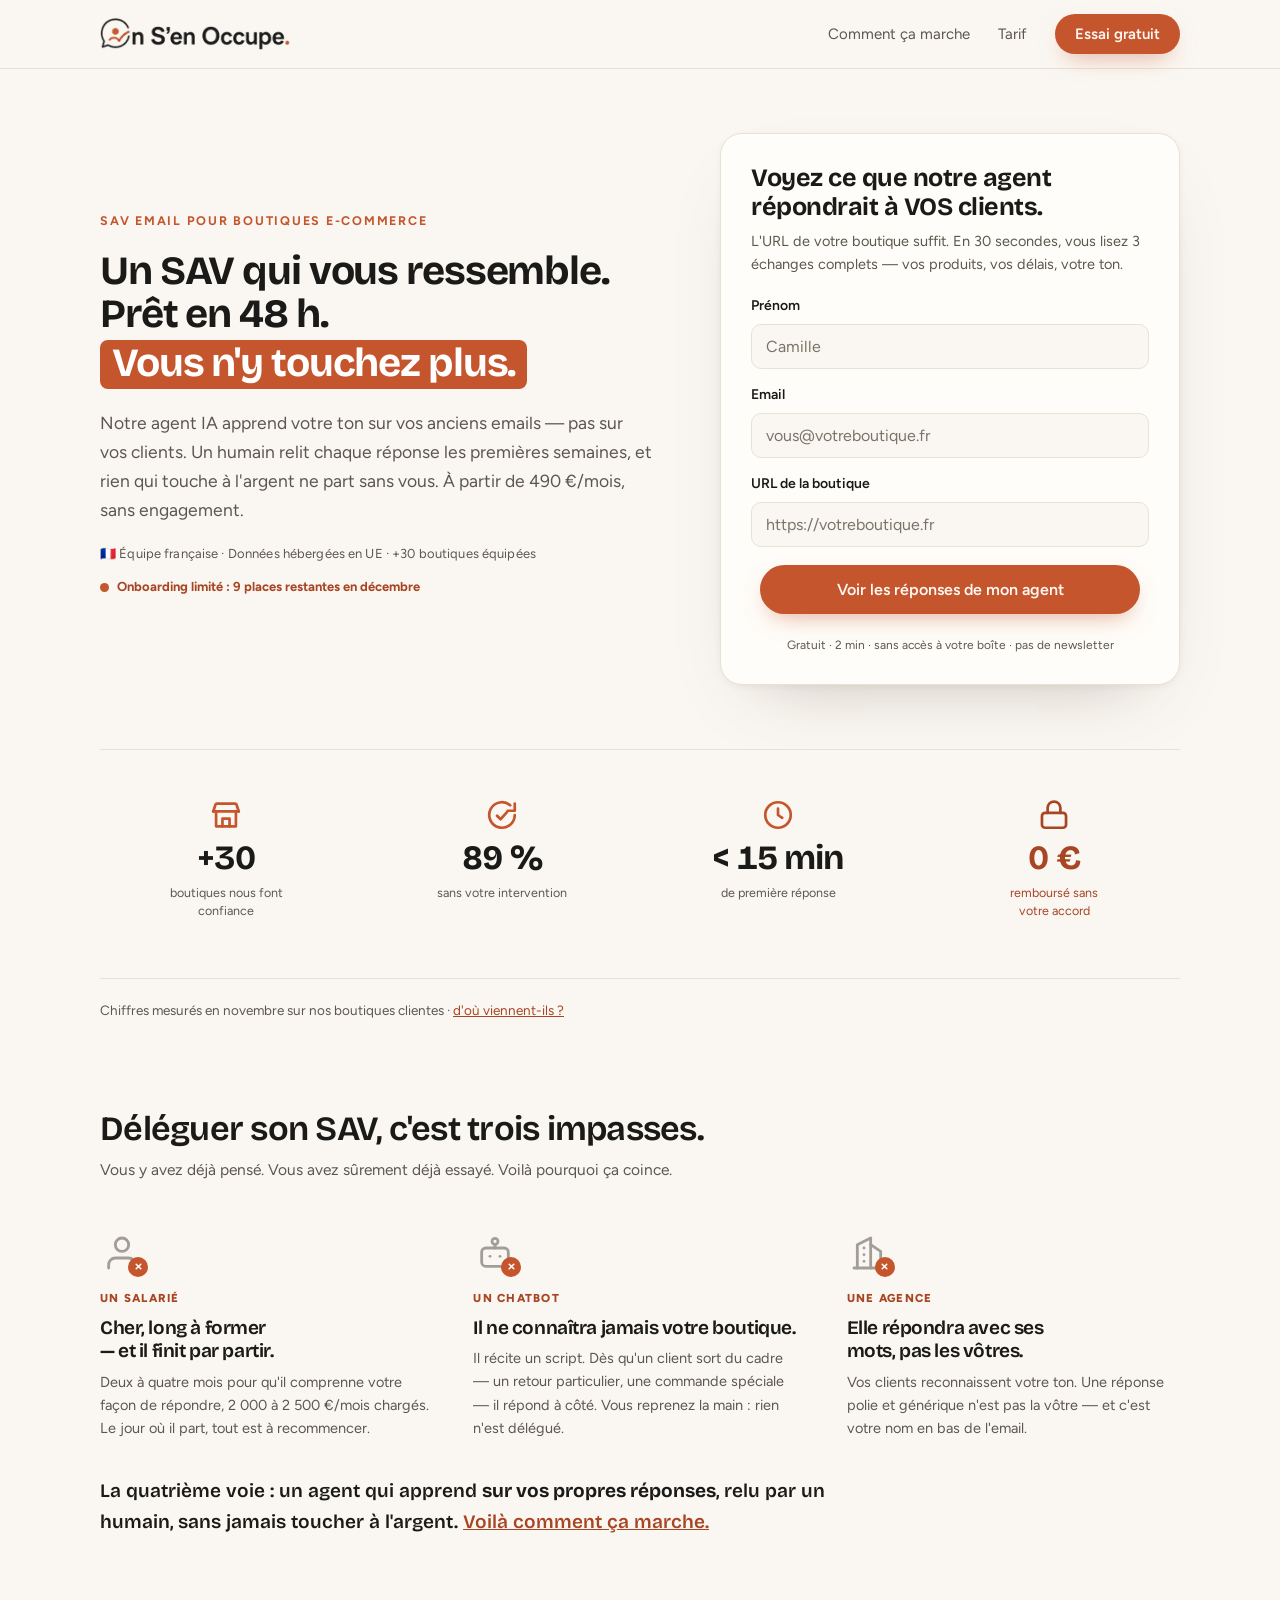
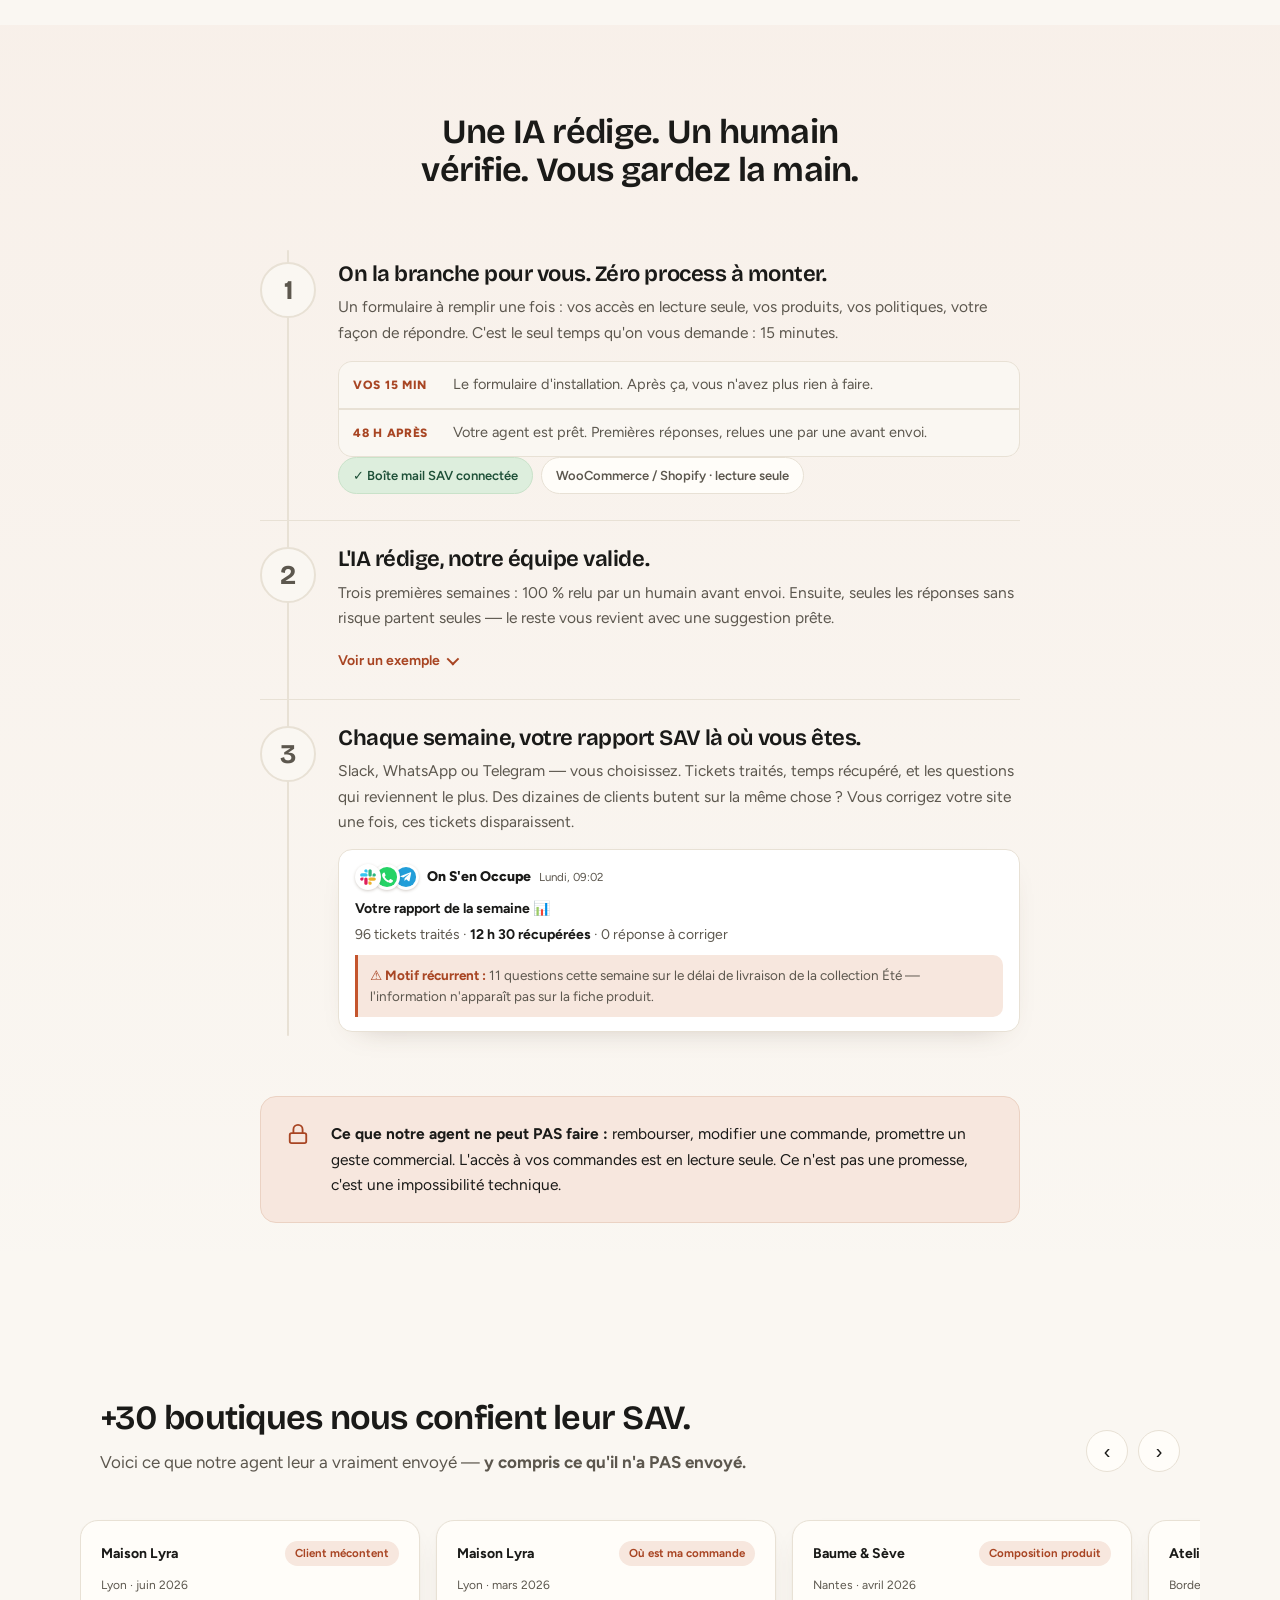
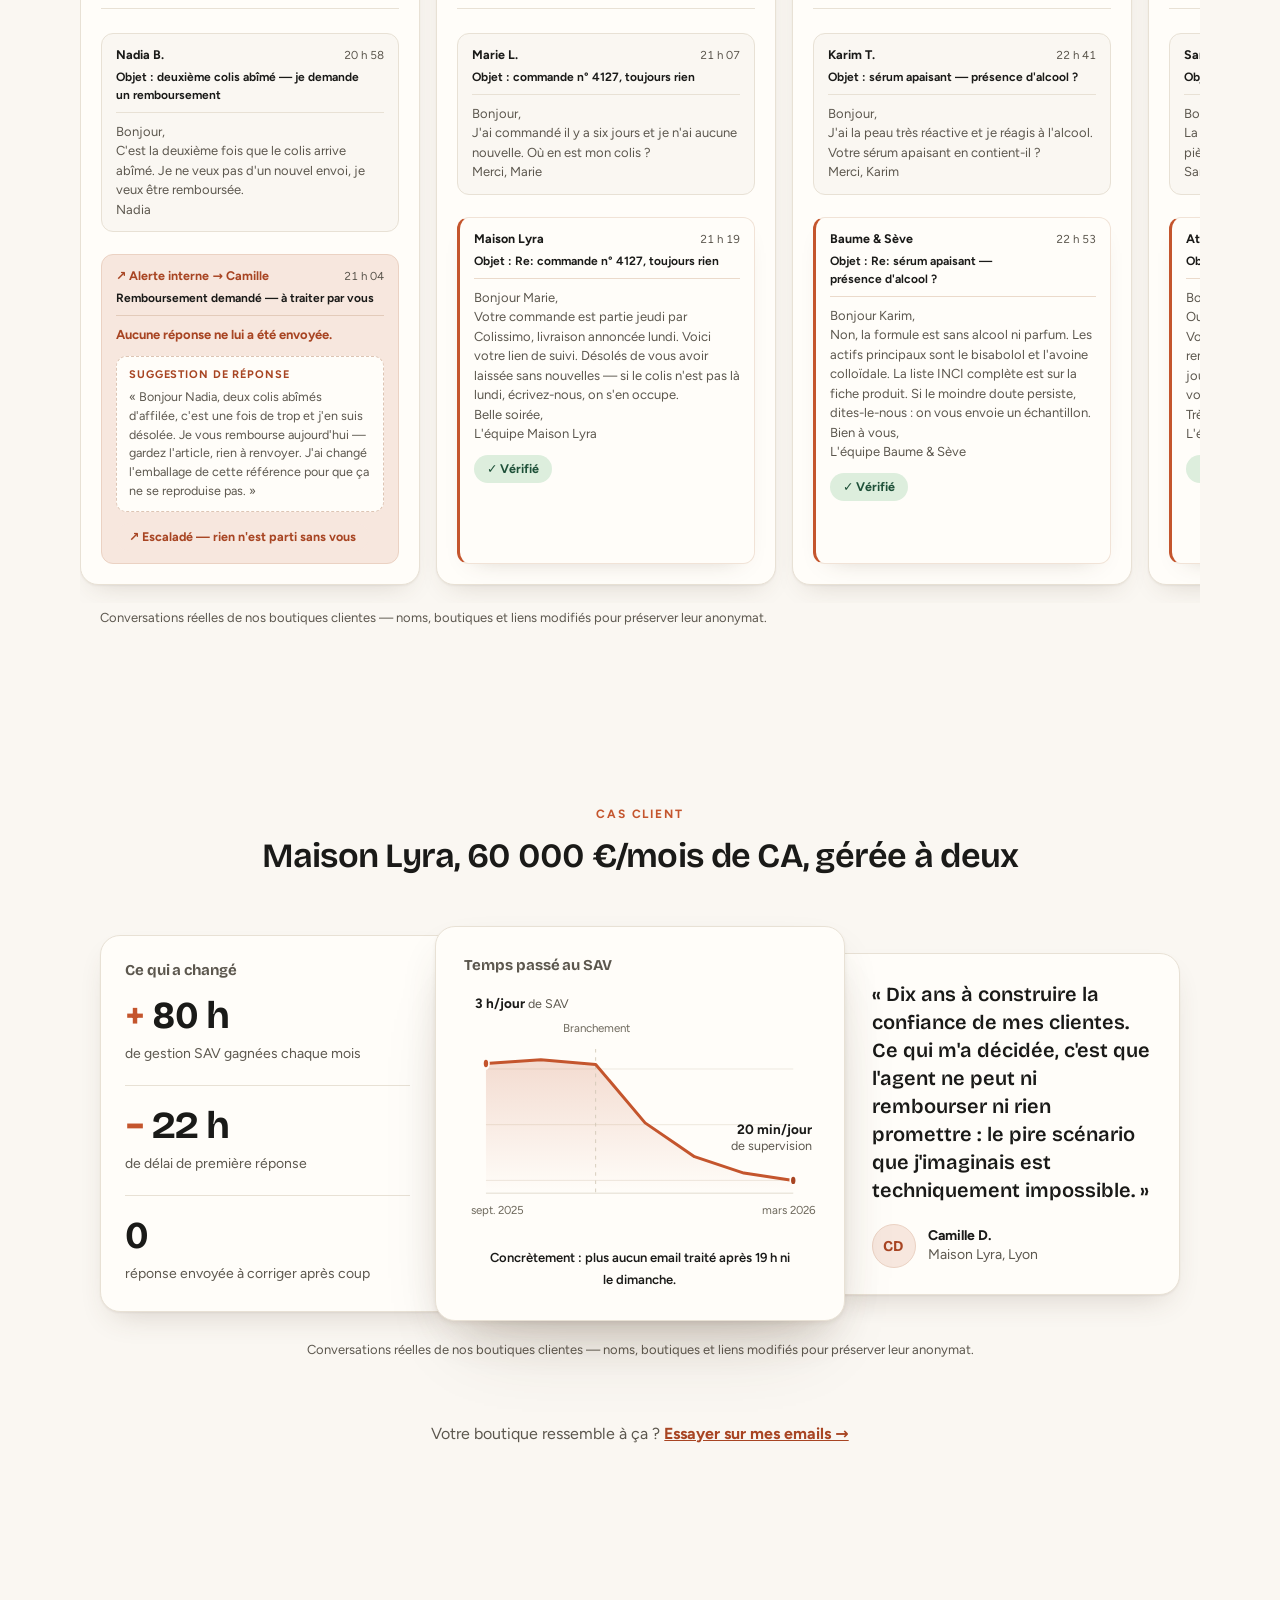
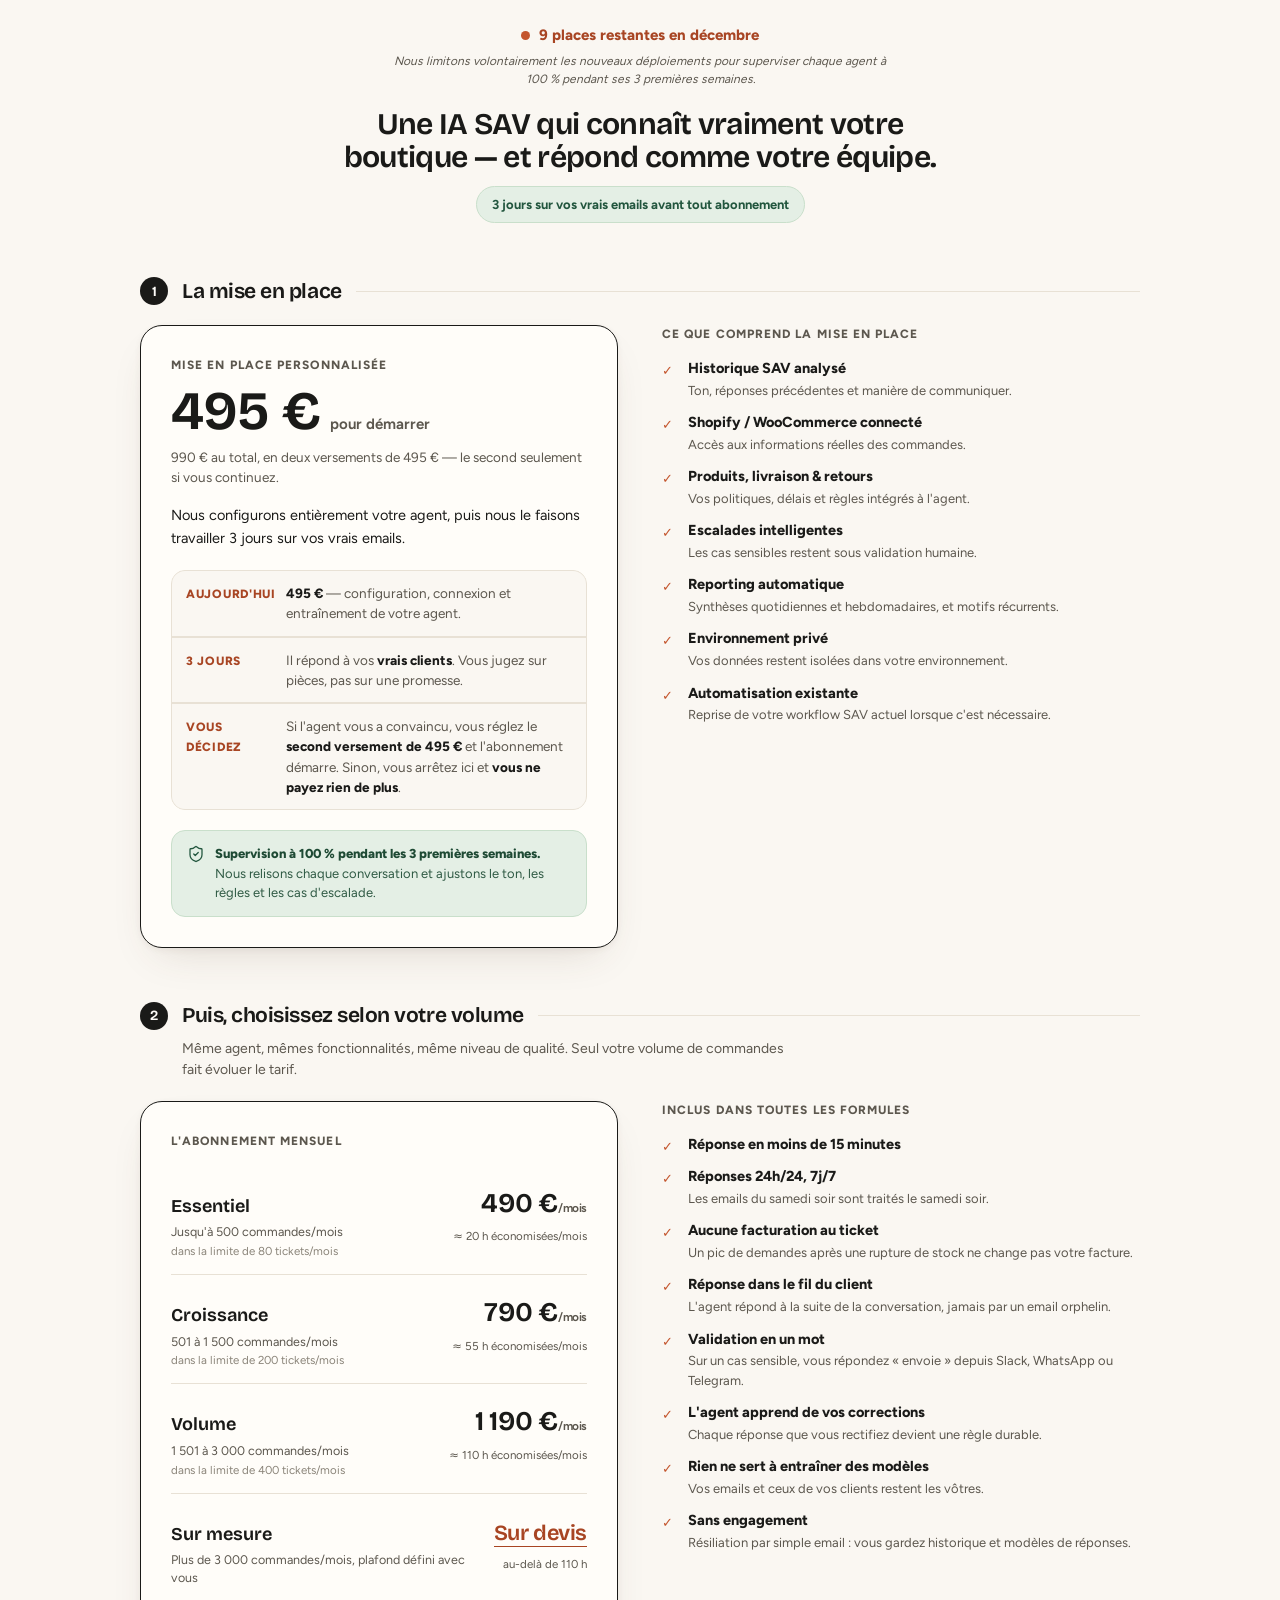
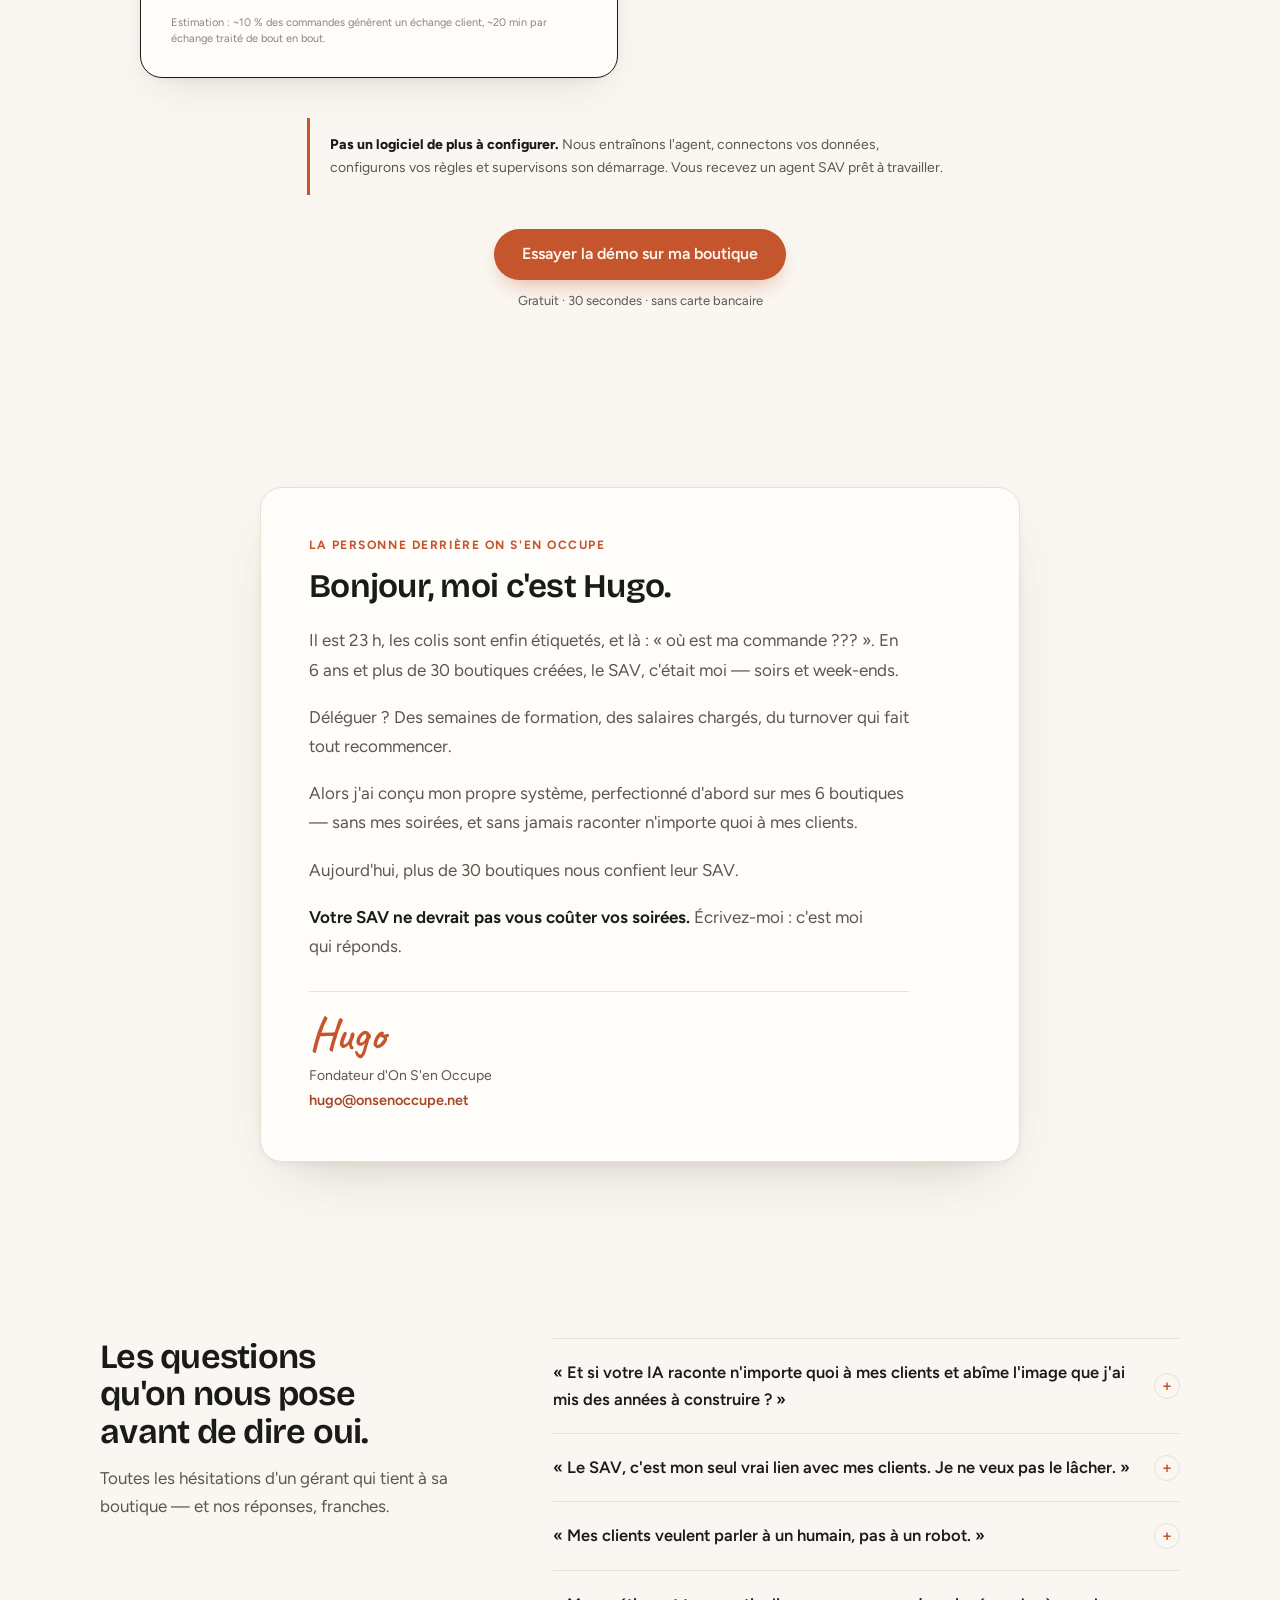
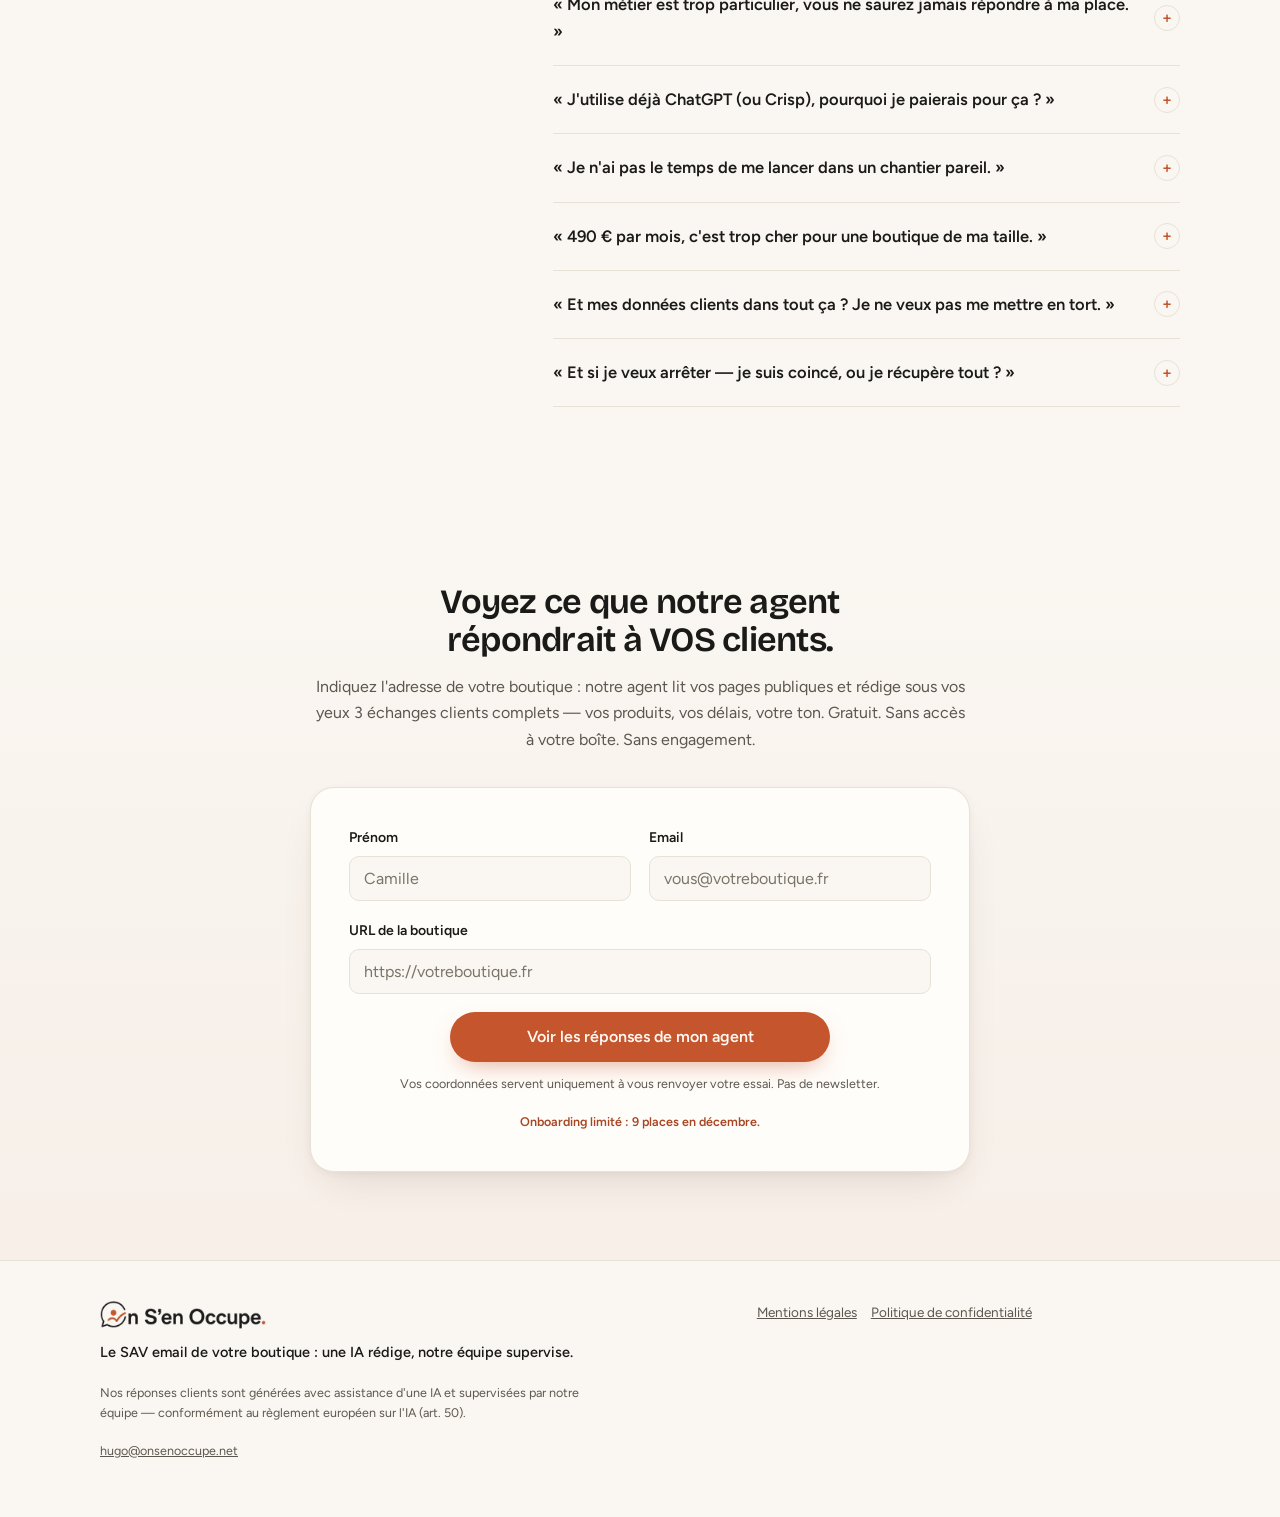
<file: index.html>
<!DOCTYPE html>
<html lang="fr" class="no-js">
<head>
  <meta charset="UTF-8" />
  <meta name="viewport" content="width=device-width, initial-scale=1.0" />
  <title>On S'en Occupe — le SAV email de votre boutique, rédigé par une IA, supervisé par notre équipe</title>
  <meta name="description" content="Le SAV email de votre boutique : une IA rédige, notre équipe supervise, rien qui touche à l'argent ne part sans vous. Essai gratuit — l'adresse de votre boutique suffit." />
  <meta property="og:title" content="Un SAV qui vous ressemble. Prêt en 48 h. Vous n'y touchez plus." />
  <meta property="og:description" content="Une IA rédige, notre équipe supervise. Essai gratuit : l'adresse de votre boutique suffit, 3 échanges en 30 secondes." />
  <meta property="og:type" content="website" />
  <meta property="og:url" content="https://onsenoccupe.net/" />
  <meta property="og:image" content="https://onsenoccupe.net/og-image.png" />
  <meta property="og:locale" content="fr_FR" />
  <link rel="icon" type="image/png" sizes="32x32" href="img/icon-32.png" />
  <link rel="apple-touch-icon" href="img/icon-180.png" />
  <link rel="preload" href="fonts/bricolage-latin-wght-normal.woff2" as="font" type="font/woff2" crossorigin />
  <link rel="preload" href="fonts/figtree-latin-wght-normal.woff2" as="font" type="font/woff2" crossorigin />
  <link rel="stylesheet" href="styles.css?v=133" />
  <script>document.documentElement.classList.replace("no-js","js");</script>
</head>
<body>

  <!-- S1 — Header sticky discret -->
  <header class="site-header" id="top">
    <div class="wrap bar">
      <a class="brand" href="#top" aria-label="On S'en Occupe — accueil">
        <img src="img/logo-noir.webp" srcset="img/logo-noir.webp 1x, img/logo-noir@2x.webp 2x" width="214" height="36" alt="On S'en Occupe" />
      </a>
      <nav class="site-nav" aria-label="Navigation principale">
        <a class="nav-link" href="#comment">Comment ça marche</a>
        <a class="nav-link" href="#tarif">Tarif</a>
        <a class="btn btn-primary" href="#essai">Essai gratuit</a>
      </nav>
    </div>
  </header>
  <div id="header-sentinel" aria-hidden="true"></div>

  <main>

    <!-- S2 — Hero : la scène de 22 h 47 -->
    <section class="hero">
      <div class="wrap">
        <div class="hero-copy">
          <span class="eyebrow">SAV email pour boutiques e-commerce</span>
          <h1><span class="l1">Un SAV qui vous ressemble.</span><span class="l2">Prêt en 48 h.</span><span class="accent">Vous n'y touchez plus.</span></h1>
          <p class="lede">Notre agent IA apprend votre ton sur vos anciens emails — pas sur vos clients. Un humain relit chaque réponse les premières semaines, et rien qui touche à l'argent ne part sans vous. À partir de 490&nbsp;€/mois, sans engagement.</p>
          <p class="badges">🇫🇷 Équipe française&nbsp;· Données hébergées en UE&nbsp;· +30 boutiques équipées</p>
          <p class="hf-rarete hero-rarete"><span class="live-dot" aria-hidden="true"></span><span class="hf-rarete-txt">Onboarding limité&nbsp;: <span data-dyn="places">10 places restantes</span> en <span data-dyn="mois-courant">ce mois-ci</span></span></p>
        </div>

        <div class="hero-form-card" id="essai-hero">
          <h2 class="hf-title">Voyez ce que notre agent répondrait à VOS clients.</h2>
          <p class="hf-sub">L'URL de votre boutique suffit. En 30 secondes, vous lisez 3 échanges complets — vos produits, vos délais, votre ton.</p>

          <form class="essai-form hero-form" data-essai-form method="post" novalidate>
            <div class="field span-2">
              <label for="h-prenom">Prénom</label>
              <input type="text" id="h-prenom" name="prenom" autocomplete="given-name" required placeholder="Camille" aria-describedby="h-err-prenom" />
              <span class="error" id="h-err-prenom">Indiquez votre prénom.</span>
            </div>
            <div class="field span-2">
              <label for="h-email">Email</label>
              <input type="email" id="h-email" name="email" autocomplete="email" required placeholder="vous@votreboutique.fr" aria-describedby="h-err-email" />
              <span class="error" id="h-err-email">Indiquez un email valide.</span>
            </div>
            <div class="field span-2">
              <label for="h-url">URL de la boutique</label>
              <input type="url" id="h-url" name="boutique" inputmode="url" required placeholder="https://votreboutique.fr" aria-describedby="h-err-url" />
              <span class="error" id="h-err-url">Indiquez l'adresse de votre boutique.</span>
            </div>
            <div class="hp" aria-hidden="true">
              <label for="h-site">Site web</label>
              <input type="text" id="h-site" name="website" tabindex="-1" autocomplete="off" />
            </div>
            <div class="actions span-2">
              <button type="submit" class="btn btn-primary">Voir les réponses de mon agent</button>
              <div class="form-status" role="status" aria-live="polite"></div>
              <p class="micro">Gratuit · 2 min · sans accès à votre boîte · pas de newsletter</p>
            </div>
          </form>
        </div>
      </div>
    </section>

    <!-- S3 — Barre de preuve : 3 chiffres + carte garde-fou -->
    <section class="proof" aria-label="Chiffres clés">
      <div class="wrap">
        <div class="proof-grid">
          <div class="stat">
            <span class="stat-ico" aria-hidden="true"><svg viewBox="0 0 24 24" fill="none" stroke="currentColor" stroke-width="1.9" stroke-linecap="round" stroke-linejoin="round"><path d="M3 9.5 4.6 4.6A1 1 0 0 1 5.55 4h12.9a1 1 0 0 1 .95.6L21 9.5"/><path d="M3 9.5h18"/><path d="M5 9.5V20h14V9.5"/><path d="M9.5 20v-5.5h5V20"/></svg></span>
            <div class="num">+30</div>
            <p>boutiques nous font confiance</p>
          </div>
          <div class="stat">
            <span class="stat-ico" aria-hidden="true"><svg viewBox="0 0 24 24" fill="none" stroke="currentColor" stroke-width="1.9" stroke-linecap="round" stroke-linejoin="round"><path d="M21 12a9 9 0 1 1-3.2-6.9"/><path d="M21 4v5h-5"/><path d="M8.5 12.5l2.5 2.5 4.5-5"/></svg></span>
            <div class="num">89&nbsp;%</div>
            <p>sans votre intervention</p>
          </div>
          <div class="stat">
            <span class="stat-ico" aria-hidden="true"><svg viewBox="0 0 24 24" fill="none" stroke="currentColor" stroke-width="1.9" stroke-linecap="round" stroke-linejoin="round"><circle cx="12" cy="12" r="9"/><path d="M12 7.5V12l3 2"/></svg></span>
            <div class="num">&lt;&nbsp;15&nbsp;min</div>
            <p>de première réponse</p>
          </div>
          <aside class="stat guard">
            <span class="stat-ico" aria-hidden="true"><svg viewBox="0 0 24 24" fill="none" stroke="currentColor" stroke-width="1.9" stroke-linecap="round" stroke-linejoin="round"><rect x="3.5" y="10.5" width="17" height="10.5" rx="2.2"/><path d="M7.5 10.5V7a4.5 4.5 0 0 1 9 0v3.5"/></svg></span>
            <div class="num">0&nbsp;€</div>
            <p>remboursé sans votre accord</p>
          </aside>
        </div>
        <p class="src">Chiffres mesurés en <span data-dyn="mois-dernier">le mois dernier</span> sur nos boutiques clientes · <button type="button" class="src-toggle" id="methode-toggle" aria-expanded="false" aria-controls="methode">d'où viennent-ils&nbsp;?</button></p>
        <div class="methode" id="methode" hidden>
          <p>Chiffres agrégés sur l'ensemble de nos +30 boutiques clientes, mesurés en <span data-dyn="mois-dernier">le mois dernier</span>&nbsp;: total de tickets traités, part traitée sans intervention du gérant (hors 3 premières semaines de démarrage supervisé), temps médian de première réponse. Les conversations affichées sur ce site sont réelles&nbsp;; noms, boutiques et liens sont modifiés pour préserver l'anonymat de nos clients.</p>
        </div>
      </div>
    </section>

    <!-- S4 — Le problème : le piège aux trois sorties bouchées -->
    <section class="problem" id="probleme">
      <div class="wrap">
        <div class="section-intro">
          <h2>Déléguer son SAV, c'est trois impasses.</h2>
          <p>Vous y avez déjà pensé. Vous avez sûrement déjà essayé. Voilà pourquoi ça coince.</p>
        </div>
        <div class="impasses">
          <article class="impasse reveal">
            <span class="imp-ico" aria-hidden="true">
              <svg class="imp-glyph" viewBox="0 0 24 24" fill="none" stroke="currentColor" stroke-width="1.7" stroke-linecap="round" stroke-linejoin="round"><path d="M20 21v-2a4 4 0 0 0-4-4H8a4 4 0 0 0-4 4v2"/><circle cx="12" cy="7" r="4"/></svg>
              <span class="imp-x"><svg viewBox="0 0 24 24" fill="none" stroke="currentColor" stroke-width="3.4" stroke-linecap="round"><line x1="17" y1="7" x2="7" y2="17"/><line x1="7" y1="7" x2="17" y2="17"/></svg></span>
            </span>
            <span class="imp-label">Un salarié</span>
            <h3>Cher, long à former — et il finit par partir.</h3>
            <p>Deux à quatre mois pour qu'il comprenne votre façon de répondre, 2&nbsp;000 à 2&nbsp;500&nbsp;€/mois chargés. Le jour où il part, tout est à recommencer.</p>
          </article>
          <article class="impasse reveal">
            <span class="imp-ico" aria-hidden="true">
              <svg class="imp-glyph" viewBox="0 0 24 24" fill="none" stroke="currentColor" stroke-width="1.7" stroke-linecap="round" stroke-linejoin="round"><rect x="4" y="9" width="16" height="11" rx="2.5"/><circle cx="12" cy="5" r="1.8"/><path d="M12 6.8V9"/><path d="M9 14h.01"/><path d="M15 14h.01"/></svg>
              <span class="imp-x"><svg viewBox="0 0 24 24" fill="none" stroke="currentColor" stroke-width="3.4" stroke-linecap="round"><line x1="17" y1="7" x2="7" y2="17"/><line x1="7" y1="7" x2="17" y2="17"/></svg></span>
            </span>
            <span class="imp-label">Un chatbot</span>
            <h3>Il ne connaîtra jamais votre boutique.</h3>
            <p>Il récite un script. Dès qu'un client sort du cadre — un retour particulier, une commande spéciale — il répond à côté. Vous reprenez la main&nbsp;: rien n'est délégué.</p>
          </article>
          <article class="impasse reveal">
            <span class="imp-ico" aria-hidden="true">
              <svg class="imp-glyph" viewBox="0 0 24 24" fill="none" stroke="currentColor" stroke-width="1.7" stroke-linecap="round" stroke-linejoin="round"><path d="M3 21h18"/><path d="M5 21V7l8-4v18"/><path d="M19 21V11l-6-4"/><path d="M9 9h.01"/><path d="M9 13h.01"/><path d="M9 17h.01"/></svg>
              <span class="imp-x"><svg viewBox="0 0 24 24" fill="none" stroke="currentColor" stroke-width="3.4" stroke-linecap="round"><line x1="17" y1="7" x2="7" y2="17"/><line x1="7" y1="7" x2="17" y2="17"/></svg></span>
            </span>
            <span class="imp-label">Une agence</span>
            <h3>Elle répondra avec ses mots, pas les vôtres.</h3>
            <p>Vos clients reconnaissent votre ton. Une réponse polie et générique n'est pas la vôtre — et c'est votre nom en bas de l'email.</p>
          </article>
        </div>
        <p class="transition-line">La quatrième voie&nbsp;: un agent qui apprend <strong>sur vos propres réponses</strong>, relu par un humain, sans jamais toucher à l'argent. <a href="#comment">Voilà comment ça marche.</a></p>
      </div>
    </section>

    <!-- S5 — Comment ça marche -->
    <section class="how" id="comment">
      <div class="wrap">
        <div class="section-intro">
          <h2>Une IA rédige. Un humain vérifie. Vous gardez la main.</h2>
        </div>
        <div class="steps" id="steps">
          <div class="steps-track" aria-hidden="true"><span class="steps-fill" id="steps-fill"></span></div>

          <div class="step reveal">
            <div class="n">1</div>
            <div class="step-body">
              <h3>On la branche pour vous. Zéro process à monter.</h3>
              <p>Un formulaire à remplir une fois&nbsp;: vos accès en lecture seule, vos produits, vos politiques, votre façon de répondre. C'est le seul temps qu'on vous demande&nbsp;: 15 minutes.</p>
              <ol class="timeline">
                <li>
                  <span class="tl-when">Vos 15 min</span>
                  <span class="tl-what">Le formulaire d'installation. Après ça, vous n'avez plus rien à faire.</span>
                </li>
                <li>
                  <span class="tl-when">48 h après</span>
                  <span class="tl-what">Votre agent est prêt. Premières réponses, relues une par une avant envoi.</span>
                </li>
              </ol>
              <div class="artifact chips-row" aria-hidden="true">
                <span class="a-chip ok">✓ Boîte mail SAV connectée</span>
                <span class="a-chip">WooCommerce / Shopify · lecture seule</span>
              </div>
            </div>
          </div>

          <div class="step reveal">
            <div class="n">2</div>
            <div class="step-body">
              <h3>L'IA rédige, notre équipe valide.</h3>
              <p>Trois premières semaines&nbsp;: 100&nbsp;% relu par un humain avant envoi. Ensuite, seules les réponses sans risque partent seules — le reste vous revient avec une suggestion prête.</p>
              <details class="exemple">
                <summary>Voir un exemple</summary>
                <div class="ex-mail">
                  <div class="ex-head">
                    <span class="ex-from">Léa B.</span>
                    <span class="ex-time">21 h 07</span>
                  </div>
                  <p class="ex-subject">Objet&nbsp;: échange de taille</p>
                  <p class="ex-body">Bonjour, j'ai reçu la robe hier mais elle est trop grande. Est-ce que je peux l'échanger contre la taille en dessous&nbsp;? Je n'ai pas retiré l'étiquette. Merci&nbsp;!</p>
                </div>
                <div class="ex-mail reply">
                  <div class="ex-head">
                    <span class="ex-from">Votre boutique</span>
                    <span class="ex-time">21 h 19</span>
                  </div>
                  <p class="ex-subject">Objet&nbsp;: Re: échange de taille</p>
                  <p class="ex-body">Bonjour Léa,<br /><br />Merci pour votre message — et bonne nouvelle&nbsp;: l'échange est possible pendant 30 jours, étiquette conservée comme c'est le cas ici.<br /><br />Voici votre étiquette de retour prépayée&nbsp;: [lien]. Dès que le colis nous revient, nous expédions la taille en dessous sans frais supplémentaires. Comptez 3 à 5 jours ouvrés au total.<br /><br />Si la nouvelle taille ne convenait pas non plus, dites-le-nous&nbsp;: on trouvera une solution.<br /><br />Belle soirée,<br />L'équipe</p>
                  <span class="badge-check">✓ Vérifié avant envoi</span>
                </div>
              </details>
            </div>
          </div>

          <div class="step reveal">
            <div class="n">3</div>
            <div class="step-body">
              <h3>Chaque semaine, votre rapport SAV là où vous êtes.</h3>
              <p>Slack, WhatsApp ou Telegram — vous choisissez. Tickets traités, temps récupéré, et les questions qui reviennent le plus. Des dizaines de clients butent sur la même chose&nbsp;? Vous corrigez votre site une fois, ces tickets disparaissent.</p>
              <div class="artifact slack" aria-hidden="true">
                <div class="sl-head">
                  <span class="sl-canaux">
                    <span class="canal"><svg viewBox="-25 -25 177 177" aria-hidden="true"><path d="M27.2 80c0 7.3-5.9 13.2-13.2 13.2C6.7 93.2.8 87.3.8 80c0-7.3 5.9-13.2 13.2-13.2h13.2V80zm6.6 0c0-7.3 5.9-13.2 13.2-13.2 7.3 0 13.2 5.9 13.2 13.2v33c0 7.3-5.9 13.2-13.2 13.2-7.3 0-13.2-5.9-13.2-13.2V80z" fill="#E01E5A"/><path d="M47 27c-7.3 0-13.2-5.9-13.2-13.2C33.8 6.5 39.7.6 47 .6c7.3 0 13.2 5.9 13.2 13.2V27H47zm0 6.7c7.3 0 13.2 5.9 13.2 13.2 0 7.3-5.9 13.2-13.2 13.2H13.9C6.6 60.1.7 54.2.7 46.9c0-7.3 5.9-13.2 13.2-13.2H47z" fill="#36C5F0"/><path d="M99.9 46.9c0-7.3 5.9-13.2 13.2-13.2 7.3 0 13.2 5.9 13.2 13.2 0 7.3-5.9 13.2-13.2 13.2H99.9V46.9zm-6.6 0c0 7.3-5.9 13.2-13.2 13.2-7.3 0-13.2-5.9-13.2-13.2V13.8C66.9 6.5 72.8.6 80.1.6c7.3 0 13.2 5.9 13.2 13.2v33.1z" fill="#2EB67D"/><path d="M80.1 99.8c7.3 0 13.2 5.9 13.2 13.2 0 7.3-5.9 13.2-13.2 13.2-7.3 0-13.2-5.9-13.2-13.2V99.8h13.2zm0-6.6c-7.3 0-13.2-5.9-13.2-13.2 0-7.3 5.9-13.2 13.2-13.2h33.1c7.3 0 13.2 5.9 13.2 13.2 0 7.3-5.9 13.2-13.2 13.2H80.1z" fill="#ECB22E"/></svg></span>
                    <span class="canal"><svg viewBox="0 0 24 24" aria-hidden="true"><circle cx="12" cy="12" r="11" fill="#25D366"/><path d="M8.6 7.3c-.3 0-.7.1-1 .5-.4.4-1 1-1 2.4s1 2.8 1.2 3c.1.2 2 3.2 5 4.4 2.4 1 2.9.8 3.5.8.5-.1 1.7-.7 2-1.4.2-.7.2-1.2.2-1.4-.1-.1-.3-.2-.6-.3l-2-1c-.3-.1-.5-.2-.7.1l-.9 1.2c-.2.2-.3.2-.6.1-.3-.2-1.3-.5-2.5-1.6-.9-.8-1.5-1.8-1.7-2.1-.2-.3 0-.5.1-.6l.5-.6c.1-.2.2-.3.3-.5.1-.2 0-.4 0-.5l-.9-2.2c-.2-.6-.5-.5-.7-.5h-.2z" fill="#fff"/></svg></span>
                    <span class="canal"><svg viewBox="0 0 24 24" aria-hidden="true"><circle cx="12" cy="12" r="11" fill="#229ED9"/><path d="M17.7 7.4 15.9 16c-.1.6-.5.7-1 .5l-2.7-2-1.3 1.3c-.2.2-.3.3-.6.3l.2-2.8 5-4.6c.2-.2-.05-.3-.35-.1l-6.2 3.9-2.7-.8c-.6-.2-.6-.6.12-.9l10.5-4c.5-.2.9.1.75.6z" fill="#fff"/></svg></span>
                  </span>
                  <span class="sl-name">On S'en Occupe</span>
                  <span class="sl-time">Lundi, 09:02</span>
                </div>
                <p class="sl-line"><strong>Votre rapport de la semaine 📊</strong></p>
                <p class="sl-line">96 tickets traités · <strong>12 h 30 récupérées</strong> · 0 réponse à corriger</p>
                <div class="sl-alert">
                  <strong>⚠️ Motif récurrent :</strong> 11 questions cette semaine sur le délai de livraison de la collection Été — l'information n'apparaît pas sur la fiche produit.
                </div>
              </div>
            </div>
          </div>
        </div>

        <aside class="guardrail reveal">
          <svg class="lock" viewBox="0 0 24 24" fill="none" stroke="currentColor" stroke-width="2" stroke-linecap="round" stroke-linejoin="round" aria-hidden="true"><rect x="3" y="11" width="18" height="11" rx="2" ry="2"/><path d="M7 11V7a5 5 0 0 1 10 0v4"/></svg>
          <p><strong>Ce que notre agent ne peut PAS faire&nbsp;:</strong> rembourser, modifier une commande, promettre un geste commercial. L'accès à vos commandes est en lecture seule. Ce n'est pas une promesse, c'est une impossibilité technique.</p>
        </aside>
      </div>
    </section>

    <!-- Preuve : échanges réels (déplacée avant le cas client) -->
    <section class="proofs" id="preuves">
      <div class="wrap">
        <div class="proofs-head">
          <div>
            <h2>+30 boutiques nous confient leur SAV.</h2>
            <p>Voici ce que notre agent leur a vraiment envoyé — <strong>y compris ce qu'il n'a PAS envoyé.</strong></p>
          </div>
          <div class="rail-nav">
            <button type="button" class="rail-btn" data-dir="-1" aria-label="Échanges précédents">‹</button>
            <button type="button" class="rail-btn" data-dir="1" aria-label="Échanges suivants">›</button>
          </div>
        </div>

        <div class="exchange-rail" role="region" aria-label="Exemples d'échanges traités par l'agent" tabindex="0">
          <article class="exchange-card">
            <header class="ex-head">
              <span class="ex-shop">Maison Lyra</span>
              <span class="ex-tag">Client mécontent</span>
              <span class="ex-meta">Lyon · juin 2026</span>
            </header>
            <div class="ex-mail client">
              <div class="m-head"><span class="m-from">Nadia B.</span><span class="m-time">20 h 58</span></div>
              <p class="m-subject">Objet&nbsp;: deuxième colis abîmé — je demande un remboursement</p>
              <p class="m-body">Bonjour,<br />C'est la deuxième fois que le colis arrive abîmé. Je ne veux pas d'un nouvel envoi, je veux être remboursée.<br />Nadia</p>
            </div>
            <div class="ex-mail internal">
              <div class="m-head"><span class="m-from">↗ Alerte interne → Camille</span><span class="m-time">21 h 04</span></div>
              <p class="m-subject">Remboursement demandé — à traiter par vous</p>
              <p class="m-body"><strong>Aucune réponse ne lui a été envoyée.</strong></p>
              <div class="m-suggestion">
                <span class="sug-label">Suggestion de réponse</span>
                <p>«&nbsp;Bonjour Nadia, deux colis abîmés d'affilée, c'est une fois de trop et j'en suis désolée. Je vous rembourse aujourd'hui — gardez l'article, rien à renvoyer. J'ai changé l'emballage de cette référence pour que ça ne se reproduise pas.&nbsp;»</p>
              </div>
              <span class="badge-check badge-esc">↗ Escaladé — rien n'est parti sans vous</span>
            </div>
          </article>
          <article class="exchange-card">
            <header class="ex-head">
              <span class="ex-shop">Maison Lyra</span>
              <span class="ex-tag">Où est ma commande</span>
              <span class="ex-meta">Lyon · mars 2026</span>
            </header>
            <div class="ex-mail client">
              <div class="m-head"><span class="m-from">Marie L.</span><span class="m-time">21 h 07</span></div>
              <p class="m-subject">Objet&nbsp;: commande n° 4127, toujours rien</p>
              <p class="m-body">Bonjour,<br />J'ai commandé il y a six jours et je n'ai aucune nouvelle. Où en est mon colis&nbsp;?<br />Merci, Marie</p>
            </div>
            <div class="ex-mail reply">
              <div class="m-head"><span class="m-from">Maison Lyra</span><span class="m-time">21 h 19</span></div>
              <p class="m-subject">Objet&nbsp;: Re: commande n° 4127, toujours rien</p>
              <p class="m-body">Bonjour Marie,<br />Votre commande est partie jeudi par Colissimo, livraison annoncée lundi. Voici votre lien de suivi. Désolés de vous avoir laissée sans nouvelles — si le colis n'est pas là lundi, écrivez-nous, on s'en occupe.<br />Belle soirée,<br />L'équipe Maison Lyra</p>
              <span class="badge-check">✓ Vérifié</span>
            </div>
          </article>
          <article class="exchange-card">
            <header class="ex-head">
              <span class="ex-shop">Baume &amp; Sève</span>
              <span class="ex-tag">Composition produit</span>
              <span class="ex-meta">Nantes · avril 2026</span>
            </header>
            <div class="ex-mail client">
              <div class="m-head"><span class="m-from">Karim T.</span><span class="m-time">22 h 41</span></div>
              <p class="m-subject">Objet&nbsp;: sérum apaisant — présence d'alcool&nbsp;?</p>
              <p class="m-body">Bonjour,<br />J'ai la peau très réactive et je réagis à l'alcool. Votre sérum apaisant en contient-il&nbsp;?<br />Merci, Karim</p>
            </div>
            <div class="ex-mail reply">
              <div class="m-head"><span class="m-from">Baume &amp; Sève</span><span class="m-time">22 h 53</span></div>
              <p class="m-subject">Objet&nbsp;: Re: sérum apaisant — présence d'alcool&nbsp;?</p>
              <p class="m-body">Bonjour Karim,<br />Non, la formule est sans alcool ni parfum. Les actifs principaux sont le bisabolol et l'avoine colloïdale. La liste INCI complète est sur la fiche produit. Si le moindre doute persiste, dites-le-nous&nbsp;: on vous envoie un échantillon.<br />Bien à vous,<br />L'équipe Baume &amp; Sève</p>
              <span class="badge-check">✓ Vérifié</span>
            </div>
          </article>
          <article class="exchange-card">
            <header class="ex-head">
              <span class="ex-shop">Atelier Ombre</span>
              <span class="ex-tag">Retour et échange</span>
              <span class="ex-meta">Bordeaux · avril 2026</span>
            </header>
            <div class="ex-mail client">
              <div class="m-head"><span class="m-from">Sarah M.</span><span class="m-time">19 h 32</span></div>
              <p class="m-subject">Objet&nbsp;: retour suspension laiton</p>
              <p class="m-body">Bonjour,<br />La suspension ne va pas du tout avec ma pièce. Puis-je la retourner&nbsp;?<br />Sarah</p>
            </div>
            <div class="ex-mail reply">
              <div class="m-head"><span class="m-from">Atelier Ombre</span><span class="m-time">19 h 44</span></div>
              <p class="m-subject">Objet&nbsp;: Re: retour suspension laiton</p>
              <p class="m-body">Bonjour Sarah,<br />Oui, vous avez 30 jours pour changer d'avis. Voici votre étiquette de retour prépayée — le remboursement part dès réception, sous 3 jours ouvrés. Le retour est à notre charge, vous n'avancez rien.<br />Très bonne soirée,<br />L'équipe Atelier Ombre</p>
              <span class="badge-check">✓ Vérifié</span>
            </div>
          </article>
          <article class="exchange-card">
            <header class="ex-head">
              <span class="ex-shop">Bois &amp; Lin</span>
              <span class="ex-tag">Délai sur mesure</span>
              <span class="ex-meta">Lille · mai 2026</span>
            </header>
            <div class="ex-mail client">
              <div class="m-head"><span class="m-from">Antoine R.</span><span class="m-time">08 h 12</span></div>
              <p class="m-subject">Objet&nbsp;: canapé Ondine — délai toujours à 8 semaines&nbsp;?</p>
              <p class="m-body">Bonjour,<br />Le canapé est annoncé à 8 semaines. C'est toujours d'actualité pour une commande passée aujourd'hui&nbsp;?<br />Antoine</p>
            </div>
            <div class="ex-mail reply">
              <div class="m-head"><span class="m-from">Bois &amp; Lin</span><span class="m-time">08 h 26</span></div>
              <p class="m-subject">Objet&nbsp;: Re: canapé Ondine — délai toujours à 8 semaines&nbsp;?</p>
              <p class="m-body">Bonjour Antoine,<br />Oui, 8 semaines à compter de la validation du tissu. Pour une commande aujourd'hui, la livraison est estimée en semaine 29. Nous vous confirmerons la date exacte dès la validation.<br />Bonne journée,<br />L'équipe Bois &amp; Lin</p>
              <span class="badge-check">✓ Vérifié</span>
            </div>
          </article>
        </div>
        <div class="rail-dots" aria-hidden="true"></div>
        <p class="rail-note">Conversations réelles de nos boutiques clientes — noms, boutiques et liens modifiés pour préserver leur anonymat.</p>
      </div>
    </section>

    <!-- S6 — Cas client : trio de cartes -->
    <section class="case" id="cas">
      <div class="wrap">
        <div class="case-intro">
          <span class="case-label">Cas client</span>
          <h2>Maison Lyra, 60 000&nbsp;€/mois de CA, gérée à deux</h2>
        </div>

        <div class="case-fan">

          <article class="fan-card fc-metrics reveal">
            <h3 class="fc-title">Ce qui a changé</h3>
            <ul class="metric-list">
              <li>
                <span class="v"><i>+</i>&nbsp;80&nbsp;h</span>
                <span class="k">de gestion SAV gagnées chaque mois</span>
              </li>
              <li>
                <span class="v"><i>−</i>&nbsp;22&nbsp;h</span>
                <span class="k">de délai de première réponse</span>
              </li>
              <li>
                <span class="v">0</span>
                <span class="k">réponse envoyée à corriger après coup</span>
              </li>
            </ul>
          </article>

          <article class="fan-card fc-chart reveal">
            <h3 class="fc-title">Temps passé au SAV</h3>
            <div class="chart-wrap">
              <svg viewBox="0 0 640 230" preserveAspectRatio="none" role="img" aria-label="Le temps passé au SAV reste stable, puis chute dès le branchement et se stabilise très bas.">
                <defs>
                  <linearGradient id="fadeArea" x1="0" y1="0" x2="0" y2="1">
                    <stop offset="0%" stop-color="#C4552D" stop-opacity="0.20" />
                    <stop offset="100%" stop-color="#C4552D" stop-opacity="0" />
                  </linearGradient>
                </defs>
                <line x1="40" y1="46" x2="600" y2="46" class="grid" />
                <line x1="40" y1="107" x2="600" y2="107" class="grid" />
                <line x1="40" y1="168" x2="600" y2="168" class="grid" />
                <line x1="40" y1="182" x2="600" y2="182" class="axis" />
                <path class="area" d="M40,40 L140,36 L240,41 L330,105 L420,142 L510,160 L600,168 L600,182 L40,182 Z" fill="url(#fadeArea)" />
                <line x1="240" y1="24" x2="240" y2="182" class="marker" />
                <polyline class="curve" points="40,40 140,36 240,41 330,105 420,142 510,160 600,168" />
                <circle class="pt" cx="40" cy="40" r="5.5" />
                <circle class="pt end" cx="600" cy="168" r="5.5" />
              </svg>
              <span class="ann start"><strong>3 h/jour</strong> de SAV</span>
              <span class="ann finish"><strong>20 min/jour</strong> de supervision</span>
              <span class="ann x-start">sept. 2025</span>
              <span class="ann branch">Branchement</span>
              <span class="ann x-end">mars 2026</span>
            </div>
            <p class="chart-concrete">Concrètement&nbsp;: plus aucun email traité après 19&nbsp;h ni le dimanche.</p>
          </article>

          <article class="fan-card fc-quote reveal">
            <blockquote>«&nbsp;Dix ans à construire la confiance de mes clientes. Ce qui m'a décidée, c'est que l'agent ne peut ni rembourser ni rien promettre&nbsp;: le pire scénario que j'imaginais est techniquement impossible.&nbsp;»</blockquote>
            <figcaption>
              <span class="pic">CD</span>
              <span><strong>Camille D.</strong><br />Maison Lyra, Lyon</span>
            </figcaption>
          </article>

        </div>

        <p class="rail-note case-note">Conversations réelles de nos boutiques clientes — noms, boutiques et liens modifiés pour préserver leur anonymat.</p>
        <p class="case-cta">Votre boutique ressemble à ça&nbsp;? <a href="#essai">Essayer sur mes emails →</a></p>
      </div>
    </section>

    <!-- Avis : des gérants comme l'avatar, chaque témoignage lève une objection -->

    <!-- S8 — Tarif -->
    <section class="pricing" id="tarif">
      <div class="wrap">
        <div class="pricing-inner">

          <header class="pricing-head reveal">
            <p class="scarcity"><span class="live-dot" aria-hidden="true"></span><span class="scarcity-text"><span data-dyn="places">10 places restantes</span> en <span data-dyn="mois-courant">ce mois-ci</span></span></p>
            <p class="scarcity-why">Nous limitons volontairement les nouveaux déploiements pour superviser chaque agent à 100&nbsp;% pendant ses 3 premières semaines.</p>
            <h2>Une IA SAV qui connaît vraiment votre boutique — et répond comme votre équipe.</h2>
            <p class="offer-badge">3 jours sur vos vrais emails avant tout abonnement</p>
          </header>

          <div class="step-head reveal">
            <span class="step-num">1</span>
            <h3>La mise en place</h3>
            <span class="step-rule" aria-hidden="true"></span>
          </div>

          <div class="setup-grid reveal">
            <div class="setup-card">
              <p class="card-eyebrow">Mise en place personnalisée</p>
              <p class="big-price">495&nbsp;€<span>pour démarrer</span></p>
              <p class="price-total">990&nbsp;€ au total, en deux versements de 495&nbsp;€ — le second seulement si vous continuez.</p>
              <p class="setup-lead">Nous configurons entièrement votre agent, puis nous le faisons travailler 3 jours sur vos vrais emails.</p>

              <ol class="timeline">
                <li>
                  <span class="tl-when">Aujourd'hui</span>
                  <span class="tl-what"><b>495&nbsp;€</b> — configuration, connexion et entraînement de votre agent.</span>
                </li>
                <li>
                  <span class="tl-when">3 jours</span>
                  <span class="tl-what">Il répond à vos <b>vrais clients</b>. Vous jugez sur pièces, pas sur une promesse.</span>
                </li>
                <li>
                  <span class="tl-when">Vous décidez</span>
                  <span class="tl-what">Si l'agent vous a convaincu, vous réglez le <b>second versement de 495&nbsp;€</b> et l'abonnement démarre. Sinon, vous arrêtez ici et <b>vous ne payez rien de plus</b>.</span>
                </li>
              </ol>

              <p class="guarantee">
                <svg viewBox="0 0 24 24" fill="none" stroke="currentColor" stroke-width="1.7" stroke-linecap="round" stroke-linejoin="round" aria-hidden="true"><path d="M20 13c0 5-3.5 7.5-7.66 8.95a1 1 0 0 1-.67-.01C7.5 20.5 4 18 4 13V6a1 1 0 0 1 1-1c2 0 4.5-1.2 6.24-2.72a1.17 1.17 0 0 1 1.52 0C14.51 3.81 17 5 19 5a1 1 0 0 1 1 1z"/><path d="m9 12 2 2 4-4"/></svg>
                <span><b>Supervision à 100&nbsp;% pendant les 3 premières semaines.</b> Nous relisons chaque conversation et ajustons le ton, les règles et les cas d'escalade.</span>
              </p>
            </div>

            <div class="setup-list">
              <p class="col-label">Ce que comprend la mise en place</p>
              <ul class="feat">
                <li><b>Historique SAV analysé</b><span>Ton, réponses précédentes et manière de communiquer.</span></li>
                <li><b>Shopify / WooCommerce connecté</b><span>Accès aux informations réelles des commandes.</span></li>
                <li><b>Produits, livraison &amp; retours</b><span>Vos politiques, délais et règles intégrés à l'agent.</span></li>
                <li><b>Escalades intelligentes</b><span>Les cas sensibles restent sous validation humaine.</span></li>
                <li><b>Reporting automatique</b><span>Synthèses quotidiennes et hebdomadaires, et motifs récurrents.</span></li>
                <li><b>Environnement privé</b><span>Vos données restent isolées dans votre environnement.</span></li>
                <li><b>Automatisation existante</b><span>Reprise de votre workflow SAV actuel lorsque c'est nécessaire.</span></li>
              </ul>
            </div>
          </div>

          <div class="step-head reveal">
            <span class="step-num">2</span>
            <h3>Puis, choisissez selon votre volume</h3>
            <span class="step-rule" aria-hidden="true"></span>
          </div>
          <p class="step-note reveal">Même agent, mêmes fonctionnalités, même niveau de qualité. Seul votre volume de commandes fait évoluer le tarif.</p>

          <div class="setup-grid reveal">
            <div class="setup-card">
              <p class="card-eyebrow">L'abonnement mensuel</p>
              <div class="plan-rows">
                <div class="plan-row">
                  <span class="pr-left"><b>Essentiel</b><span>Jusqu'à 500 commandes/mois</span><span class="pr-cap">dans la limite de 80 tickets/mois</span></span>
                  <span class="pr-right"><span class="pr-price">490&nbsp;€<small>/mois</small></span><span class="pr-hours">≈ 20&nbsp;h économisées/mois</span></span>
                </div>
                <div class="plan-row">
                  <span class="pr-left"><b>Croissance</b><span>501 à 1&nbsp;500 commandes/mois</span><span class="pr-cap">dans la limite de 200 tickets/mois</span></span>
                  <span class="pr-right"><span class="pr-price">790&nbsp;€<small>/mois</small></span><span class="pr-hours">≈ 55&nbsp;h économisées/mois</span></span>
                </div>
                <div class="plan-row">
                  <span class="pr-left"><b>Volume</b><span>1&nbsp;501 à 3&nbsp;000 commandes/mois</span><span class="pr-cap">dans la limite de 400 tickets/mois</span></span>
                  <span class="pr-right"><span class="pr-price">1&nbsp;190&nbsp;€<small>/mois</small></span><span class="pr-hours">≈ 110&nbsp;h économisées/mois</span></span>
                </div>
                <div class="plan-row">
                  <span class="pr-left"><b>Sur mesure</b><span>Plus de 3&nbsp;000 commandes/mois, plafond défini avec vous</span></span>
                  <span class="pr-right"><span class="pr-price"><a class="amount-link" href="mailto:hugo@onsenoccupe.net?subject=Volume%20%3E%203000%20commandes%2Fmois">Sur devis</a></span><span class="pr-hours">au-delà de 110&nbsp;h</span></span>
                </div>
              </div>
              <p class="pr-note">Estimation&nbsp;: ~10&nbsp;% des commandes génèrent un échange client, ~20&nbsp;min par échange traité de bout en bout.</p>
            </div>

            <div class="setup-list">
              <p class="col-label">Inclus dans toutes les formules</p>
              <ul class="feat">
                <li><b>Réponse en moins de 15&nbsp;minutes</b></li>
                <li><b>Réponses 24h/24, 7j/7</b><span>Les emails du samedi soir sont traités le samedi soir.</span></li>
                <li><b>Aucune facturation au ticket</b><span>Un pic de demandes après une rupture de stock ne change pas votre facture.</span></li>
                <li><b>Réponse dans le fil du client</b><span>L'agent répond à la suite de la conversation, jamais par un email orphelin.</span></li>
                <li><b>Validation en un mot</b><span>Sur un cas sensible, vous répondez « envoie » depuis Slack, WhatsApp ou Telegram.</span></li>
                <li><b>L'agent apprend de vos corrections</b><span>Chaque réponse que vous rectifiez devient une règle durable.</span></li>
                <li><b>Rien ne sert à entraîner des modèles</b><span>Vos emails et ceux de vos clients restent les vôtres.</span></li>
                <li><b>Sans engagement</b><span>Résiliation par simple email&nbsp;: vous gardez historique et modèles de réponses.</span></li>
              </ul>
            </div>
          </div>

          <p class="stance reveal"><b>Pas un logiciel de plus à configurer.</b> Nous entraînons l'agent, connectons vos données, configurons vos règles et supervisons son démarrage. Vous recevez un agent SAV prêt à travailler.</p>

          <div class="cta-center reveal">
            <a class="btn btn-primary" href="#essai">Essayer la démo sur ma boutique</a>
            <p class="cta-risk">Gratuit · 30 secondes · sans carte bancaire</p>
          </div>

        </div>
      </div>
    </section>

    <!-- S9 — La lettre du fondateur -->
    <section class="founder" id="fondateur">
      <div class="wrap">
        <article class="letter reveal">
          <div class="letter-body">
            <span class="letter-eyebrow">La personne derrière On S'en Occupe</span>
            <h2 class="letter-title">Bonjour, moi c'est Hugo.</h2>
            <p>Il est 23&nbsp;h, les colis sont enfin étiquetés, et là&nbsp;: «&nbsp;où est ma commande&nbsp;???&nbsp;». En 6&nbsp;ans et plus de 30 boutiques créées, le SAV, c'était moi — soirs et week-ends.</p>
            <p>Déléguer&nbsp;? Des semaines de formation, des salaires chargés, du turnover qui fait tout recommencer.</p>
            <p>Alors j'ai conçu mon propre système, perfectionné d'abord sur mes 6 boutiques — sans mes soirées, et sans jamais raconter n'importe quoi à mes clients.</p>
            <p>Aujourd'hui, plus de 30 boutiques nous confient leur SAV.</p>
            <p><strong>Votre SAV ne devrait pas vous coûter vos soirées.</strong> Écrivez-moi&nbsp;: c'est moi qui réponds.</p>
            <div class="letter-sign">
              <span class="sign-name">Hugo</span>
              <span class="sign-role">Fondateur d'On S'en Occupe</span>
              <a class="sign-mail" href="mailto:hugo@onsenoccupe.net">hugo@onsenoccupe.net</a>
            </div>
          </div>
        </article>
      </div>
    </section>

    <!-- S10 — FAQ (recherche multi-agents : objections classées) -->
    <section class="faq" id="faq">
      <div class="wrap">
        <div class="section-intro">
          <h2>Les questions qu'on nous pose avant de dire oui.</h2>
          <p>Toutes les hésitations d'un gérant qui tient à sa boutique — et nos réponses, franches.</p>
        </div>
        <div class="list">
          <details>
            <summary>« Et si votre IA raconte n'importe quoi à mes clients et abîme l'image que j'ai mis des années à construire&nbsp;? » <span class="plus" aria-hidden="true">+</span></summary>
            <p class="answer">Cette peur est saine, et c'est exactement autour d'elle qu'on a tout construit. L'agent ne répond qu'à partir de VOS informations, jamais d'un savoir inventé, et au démarrage un humain de notre équipe relit chaque message avant qu'il parte. Tout ce qui sort du cadre — un doute, un cas limite — vous remonte au lieu de partir tout seul. Vous voyez ce qui est envoyé, et vous gardez le dernier mot.</p>
          </details>
          <details>
            <summary>« Le SAV, c'est mon seul vrai lien avec mes clients. Je ne veux pas le lâcher. » <span class="plus" aria-hidden="true">+</span></summary>
            <p class="answer">Vous ne le lâchez pas — vous arrêtez juste de taper « votre commande part demain » pour la centième fois. Les réponses partent au nom de votre boutique, dans votre ton, à partir de vos règles. Et dès qu'un échange compte vraiment — un client déçu, un litige, un geste à faire — il vous revient avec une suggestion, à vous de répondre. Vous récupérez le répétitif pour rester présent là où votre présence change vraiment les choses.</p>
          </details>
          <details>
            <summary>« Mes clients veulent parler à un humain, pas à un robot. » <span class="plus" aria-hidden="true">+</span></summary>
            <p class="answer">Et ils continuent d'écrire à votre boutique et de recevoir une vraie réponse à leur cas précis, relue par un humain au démarrage — pas un message type recopié. Les situations qui demandent du tact (un client contrarié, un litige) sont traitées par une vraie personne, tout court. On reste transparent sur l'assistance d'une IA, comme la loi l'exige&nbsp;; ce que vos clients ressentent, c'est une boutique qui répond vite et bien, à toute heure.</p>
          </details>
          <details>
            <summary>« Mon métier est trop particulier, vous ne saurez jamais répondre à ma place. » <span class="plus" aria-hidden="true">+</span></summary>
            <p class="answer">On ne vous demande pas de nous croire sur parole&nbsp;: c'est précisément ce que tranche l'essai gratuit. Vous entrez l'adresse de votre boutique, et vous voyez en 30 secondes les réponses exactes que l'agent enverrait — rédigées à partir de vos pages publiques, sur des cas réels de boutiques comme la vôtre. Vous jugez sur pièces, avant le moindre engagement.</p>
          </details>
          <details>
            <summary>« J'utilise déjà ChatGPT (ou Crisp), pourquoi je paierais pour ça&nbsp;? » <span class="plus" aria-hidden="true">+</span></summary>
            <p class="answer">ChatGPT vous aide à rédiger plus vite, mais c'est toujours vous qui ouvrez chaque email à 23&nbsp;h, cherchez la commande, vérifiez, copiez-collez et envoyez. Ici, les réponses partent sans vous&nbsp;: l'agent est branché en lecture seule sur vos commandes, cadré sur vos règles, relu par un humain, et il répond 7j/7 même quand vous dormez. La différence, ce n'est pas l'outil — c'est que vous n'êtes plus dans la boucle du quotidien.</p>
          </details>
          <details>
            <summary>« Je n'ai pas le temps de me lancer dans un chantier pareil. » <span class="plus" aria-hidden="true">+</span></summary>
            <p class="answer">Justement, il n'y a pas de chantier de votre côté. L'installation, c'est notre équipe qui la fait en 48 h, à partir de vos réponses passées — vous n'avez rien à configurer. Et pour démarrer l'essai, vous entrez l'adresse de votre boutique&nbsp;: 30 secondes, c'est tout.</p>
          </details>
          <details>
            <summary>« 490&nbsp;€ par mois, c'est trop cher pour une boutique de ma taille. » <span class="plus" aria-hidden="true">+</span></summary>
            <p class="answer">Regardez d'abord ce que ça remplace&nbsp;: un mi-temps au SAV coûte bien plus, sans compter vos soirées passées dessus. C'est 990&nbsp;€ de mise en place une fois — 495&nbsp;€ pour démarrer, les 495&nbsp;€ restants après vos 3 jours de test, si votre agent vous a convaincu — puis 490&nbsp;€/mois jusqu'à 500 commandes, facturés seulement à partir de votre feu vert. Sans engagement&nbsp;: si le calcul ne tombe pas juste, vous arrêtez par un email.</p>
          </details>
          <details>
            <summary>« Et mes données clients dans tout ça&nbsp;? Je ne veux pas me mettre en tort. » <span class="plus" aria-hidden="true">+</span></summary>
            <p class="answer">Vos données restent hébergées dans l'Union européenne, l'agent y accède en lecture seule, et rien de ce qui passe par nous ne sert à entraîner des modèles tiers. On vous fournit le document RGPD (DPA) sur demande, et le dispositif reste transparent sur l'usage de l'IA, comme le prévoit la réglementation européenne. Quant à l'essai gratuit, il ne lit que les pages publiques de votre site&nbsp;: aucune donnée de vos clients n'entre en jeu.</p>
          </details>
          <details>
            <summary>« Et si je veux arrêter — je suis coincé, ou je récupère tout&nbsp;? » <span class="plus" aria-hidden="true">+</span></summary>
            <p class="answer">Non. Résiliable par simple email, vous gardez tout (historique, modèles de réponses). Et vous ne payez l'abonnement qu'à partir du jour où votre agent est en production, validé par vous à l'issue du pilote de 3 jours (mise en place&nbsp;: 50&nbsp;% au lancement du pilote, 50&nbsp;% à la validation).</p>
          </details>
        </div>
      </div>
    </section>

    <!-- S11 — CTA final + formulaire -->
    <section class="final" id="essai">
      <div class="wrap">
        <div class="inner">
          <h2>Voyez ce que notre agent répondrait à VOS clients.</h2>
          <p class="pitch">Indiquez l'adresse de votre boutique&nbsp;: notre agent lit vos pages publiques et rédige sous vos yeux 3 échanges clients complets — vos produits, vos délais, votre ton. Gratuit. Sans accès à votre boîte. Sans engagement.</p>

          <form class="essai-form" id="essai-form" data-essai-form method="post" novalidate>
            <div class="field">
              <label for="f-prenom">Prénom</label>
              <input type="text" id="f-prenom" name="prenom" autocomplete="given-name" required placeholder="Camille" aria-describedby="err-prenom" />
              <span class="error" id="err-prenom">Indiquez votre prénom.</span>
            </div>
            <div class="field">
              <label for="f-email">Email</label>
              <input type="email" id="f-email" name="email" autocomplete="email" required placeholder="vous@votreboutique.fr" aria-describedby="err-email" />
              <span class="error" id="err-email">Indiquez un email valide.</span>
            </div>
            <div class="field span-2">
              <label for="f-url">URL de la boutique</label>
              <input type="url" id="f-url" name="boutique" inputmode="url" required placeholder="https://votreboutique.fr" aria-describedby="err-url" />
              <span class="error" id="err-url">Indiquez l'adresse de votre boutique.</span>
            </div>
            <!-- Honeypot anti-spam (invisible) -->
            <div class="hp" aria-hidden="true">
              <label for="f-site">Site web</label>
              <input type="text" id="f-site" name="website" tabindex="-1" autocomplete="off" />
            </div>
            <div class="actions span-2">
              <button type="submit" class="btn btn-primary">Voir les réponses de mon agent</button>
              <div class="form-status" role="status" aria-live="polite"></div>
              <p class="rgpd">Vos coordonnées servent uniquement à vous renvoyer votre essai. Pas de newsletter.</p>
              <p class="cta-echo">Onboarding limité&nbsp;: <span data-dyn="places-court">10 places</span> en <span data-dyn="mois-courant">ce mois-ci</span>.</p>
              <noscript><p class="rgpd"><strong>JavaScript est désactivé&nbsp;:</strong> écrivez-nous à hugo@onsenoccupe.net avec l'adresse de votre boutique — on vous envoie vos exemples de réponses.</p></noscript>
            </div>
          </form>
        </div>
      </div>
    </section>

  </main>

  <!-- S12 — Footer -->
  <footer class="site-footer">
    <div class="wrap">
      <div class="cols">
        <div>
          <img class="footer-logo" src="img/logo-noir.webp" srcset="img/logo-noir.webp 1x, img/logo-noir@2x.webp 2x" width="178" height="30" alt="On S'en Occupe" />
          <p class="tagline">Le SAV email de votre boutique&nbsp;: une IA rédige, notre équipe supervise.</p>
          <p class="transparency">Nos réponses clients sont générées avec assistance d'une IA et supervisées par notre équipe — conformément au règlement européen sur l'IA (art. 50).</p>
          <p class="transparency"><a href="mailto:hugo@onsenoccupe.net">hugo@onsenoccupe.net</a></p>
        </div>
        <div>
          <div class="legal-links">
            <a href="mentions-legales.html">Mentions légales</a>
            <a href="confidentialite.html">Politique de confidentialité</a>
          </div>
        </div>
      </div>
    </div>
  </footer>

  <div class="sticky-cta" id="sticky-cta" hidden>
    <a class="btn btn-primary" href="#essai">Essayer sur ma boutique — gratuit</a>
  </div>

  <script src="script.js?v=103" defer></script>
</body>
</html>
</file>
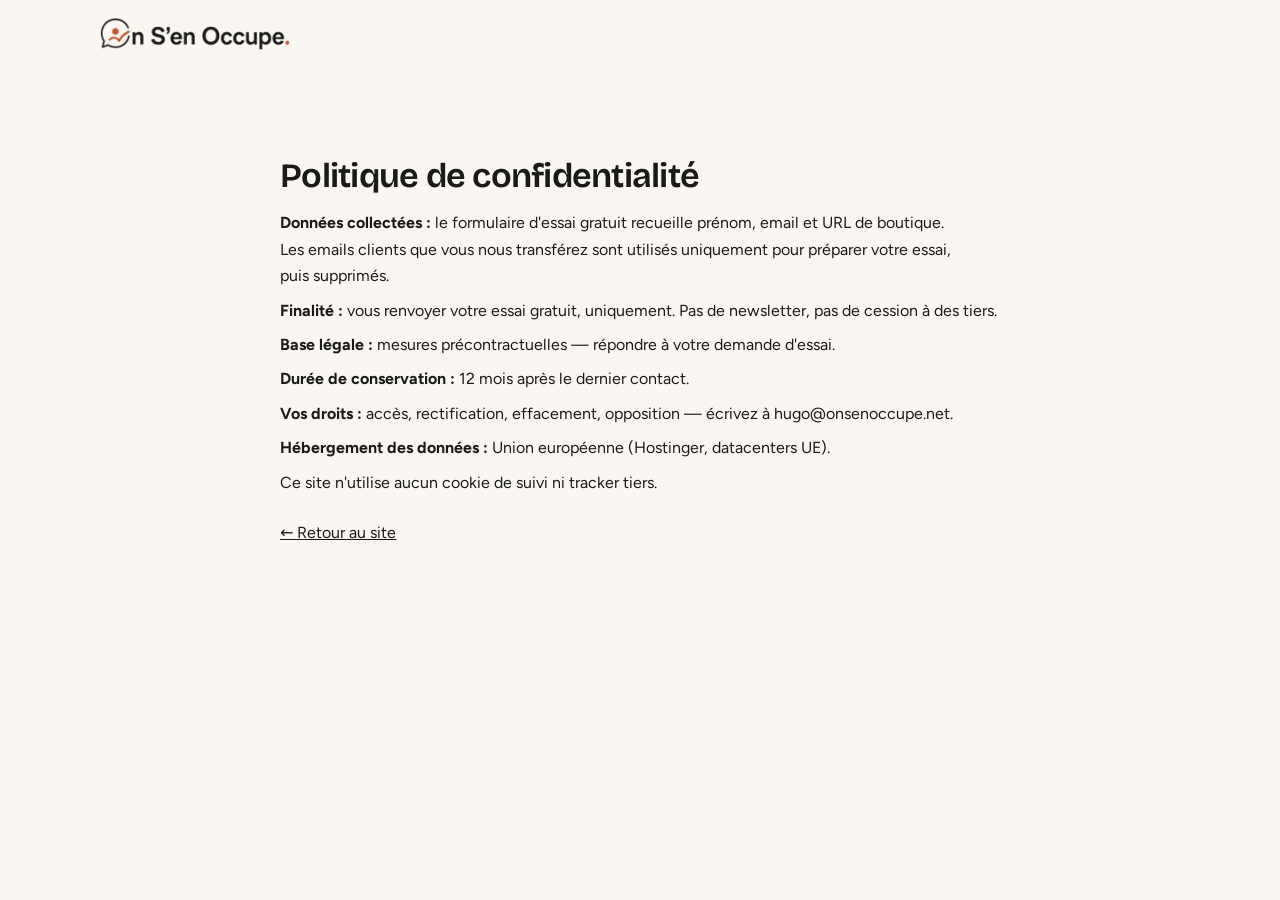
<file: confidentialite.html>
<!DOCTYPE html>
<html lang="fr">
<head>
  <meta charset="UTF-8" />
  <meta name="viewport" content="width=device-width, initial-scale=1.0" />
  <title>Politique de confidentialité — On S'en Occupe</title>
  <meta name="robots" content="noindex" />
  <link rel="icon" type="image/png" sizes="32x32" href="img/icon-32.png" />
  <link rel="stylesheet" href="styles.css" />
</head>
<body>
  <header class="site-header">
    <div class="wrap bar">
      <a class="brand" href="index.html" aria-label="On S'en Occupe — accueil">
        <img src="img/logo-noir.webp" srcset="img/logo-noir.webp 1x, img/logo-noir@2x.webp 2x" width="214" height="36" alt="On S'en Occupe" />
      </a>
    </div>
  </header>
  <main>
    <section>
      <div class="wrap" style="max-width:760px">
        <h2>Politique de confidentialité</h2>
        <p style="margin-top:16px"><strong>Données collectées :</strong> le formulaire d'essai gratuit recueille prénom, email et URL de boutique. Les emails clients que vous nous transférez sont utilisés uniquement pour préparer votre essai, puis supprimés.</p>
        <p style="margin-top:8px"><strong>Finalité :</strong> vous renvoyer votre essai gratuit, uniquement. Pas de newsletter, pas de cession à des tiers.</p>
        <p style="margin-top:8px"><strong>Base légale :</strong> mesures précontractuelles — répondre à votre demande d'essai.</p>
        <p style="margin-top:8px"><strong>Durée de conservation :</strong> 12 mois après le dernier contact.</p>
        <p style="margin-top:8px"><strong>Vos droits :</strong> accès, rectification, effacement, opposition — écrivez à hugo@onsenoccupe.net.</p>
        <p style="margin-top:8px"><strong>Hébergement des données :</strong> Union européenne (Hostinger, datacenters UE).</p>
        <p style="margin-top:8px">Ce site n'utilise aucun cookie de suivi ni tracker tiers.</p>
        <p style="margin-top:24px"><a href="index.html">← Retour au site</a></p>
      </div>
    </section>
  </main>
</body>
</html>
</file>
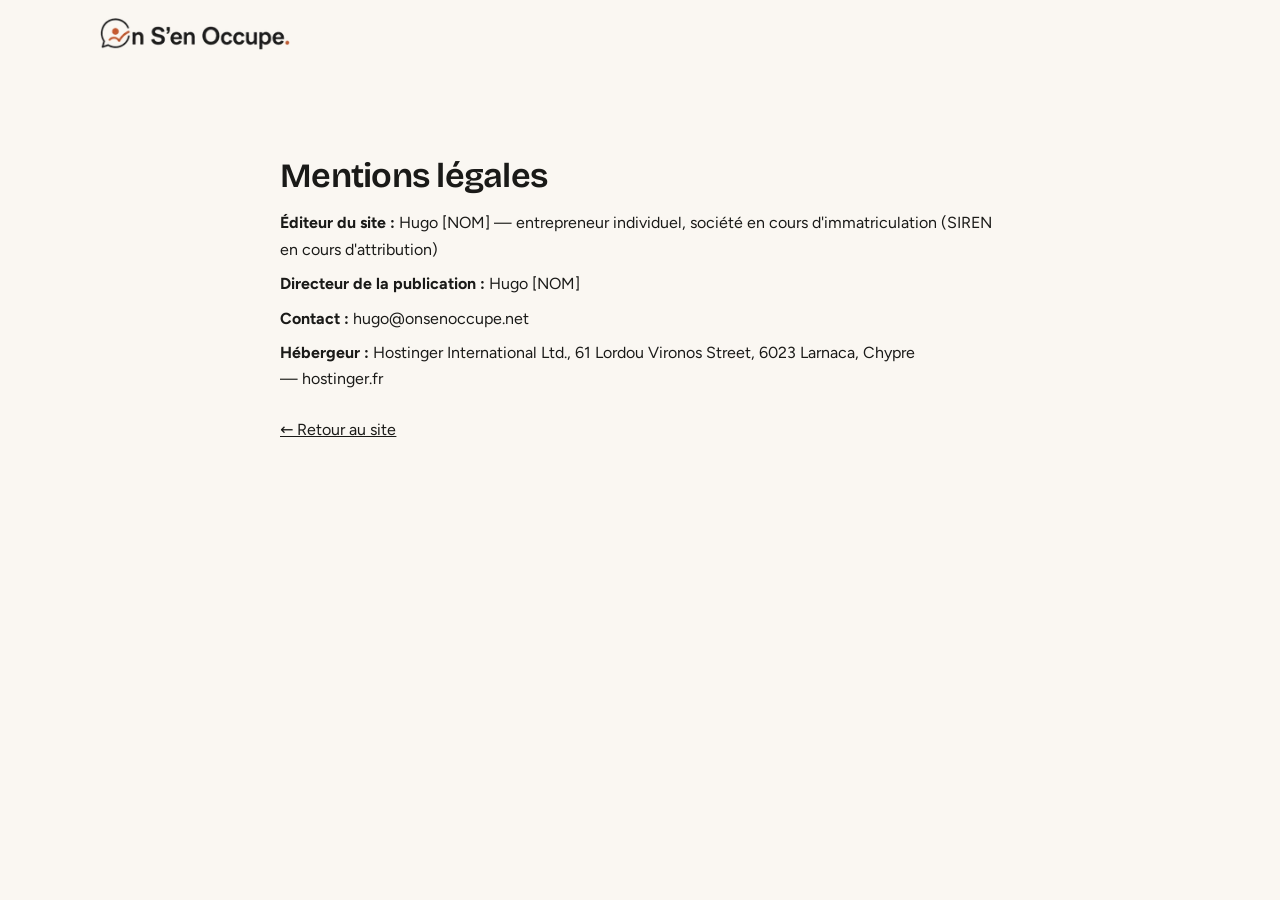
<file: mentions-legales.html>
<!DOCTYPE html>
<html lang="fr">
<head>
  <meta charset="UTF-8" />
  <meta name="viewport" content="width=device-width, initial-scale=1.0" />
  <title>Mentions légales — On S'en Occupe</title>
  <meta name="robots" content="noindex" />
  <link rel="icon" type="image/png" sizes="32x32" href="img/icon-32.png" />
  <link rel="stylesheet" href="styles.css" />
</head>
<body>
  <header class="site-header">
    <div class="wrap bar">
      <a class="brand" href="index.html" aria-label="On S'en Occupe — accueil">
        <img src="img/logo-noir.webp" srcset="img/logo-noir.webp 1x, img/logo-noir@2x.webp 2x" width="214" height="36" alt="On S'en Occupe" />
      </a>
    </div>
  </header>
  <main>
    <section>
      <div class="wrap" style="max-width:760px">
        <h2>Mentions légales</h2>
        <p style="margin-top:16px"><strong>Éditeur du site :</strong> Hugo [NOM] — entrepreneur individuel, société en cours d'immatriculation (SIREN en cours d'attribution)</p>
        <p style="margin-top:8px"><strong>Directeur de la publication :</strong> Hugo [NOM]</p>
        <p style="margin-top:8px"><strong>Contact :</strong> hugo@onsenoccupe.net</p>
        <p style="margin-top:8px"><strong>Hébergeur :</strong> Hostinger International Ltd., 61 Lordou Vironos Street, 6023 Larnaca, Chypre — hostinger.fr</p>
        <p style="margin-top:24px"><a href="index.html">← Retour au site</a></p>
      </div>
    </section>
  </main>
</body>
</html>
</file>
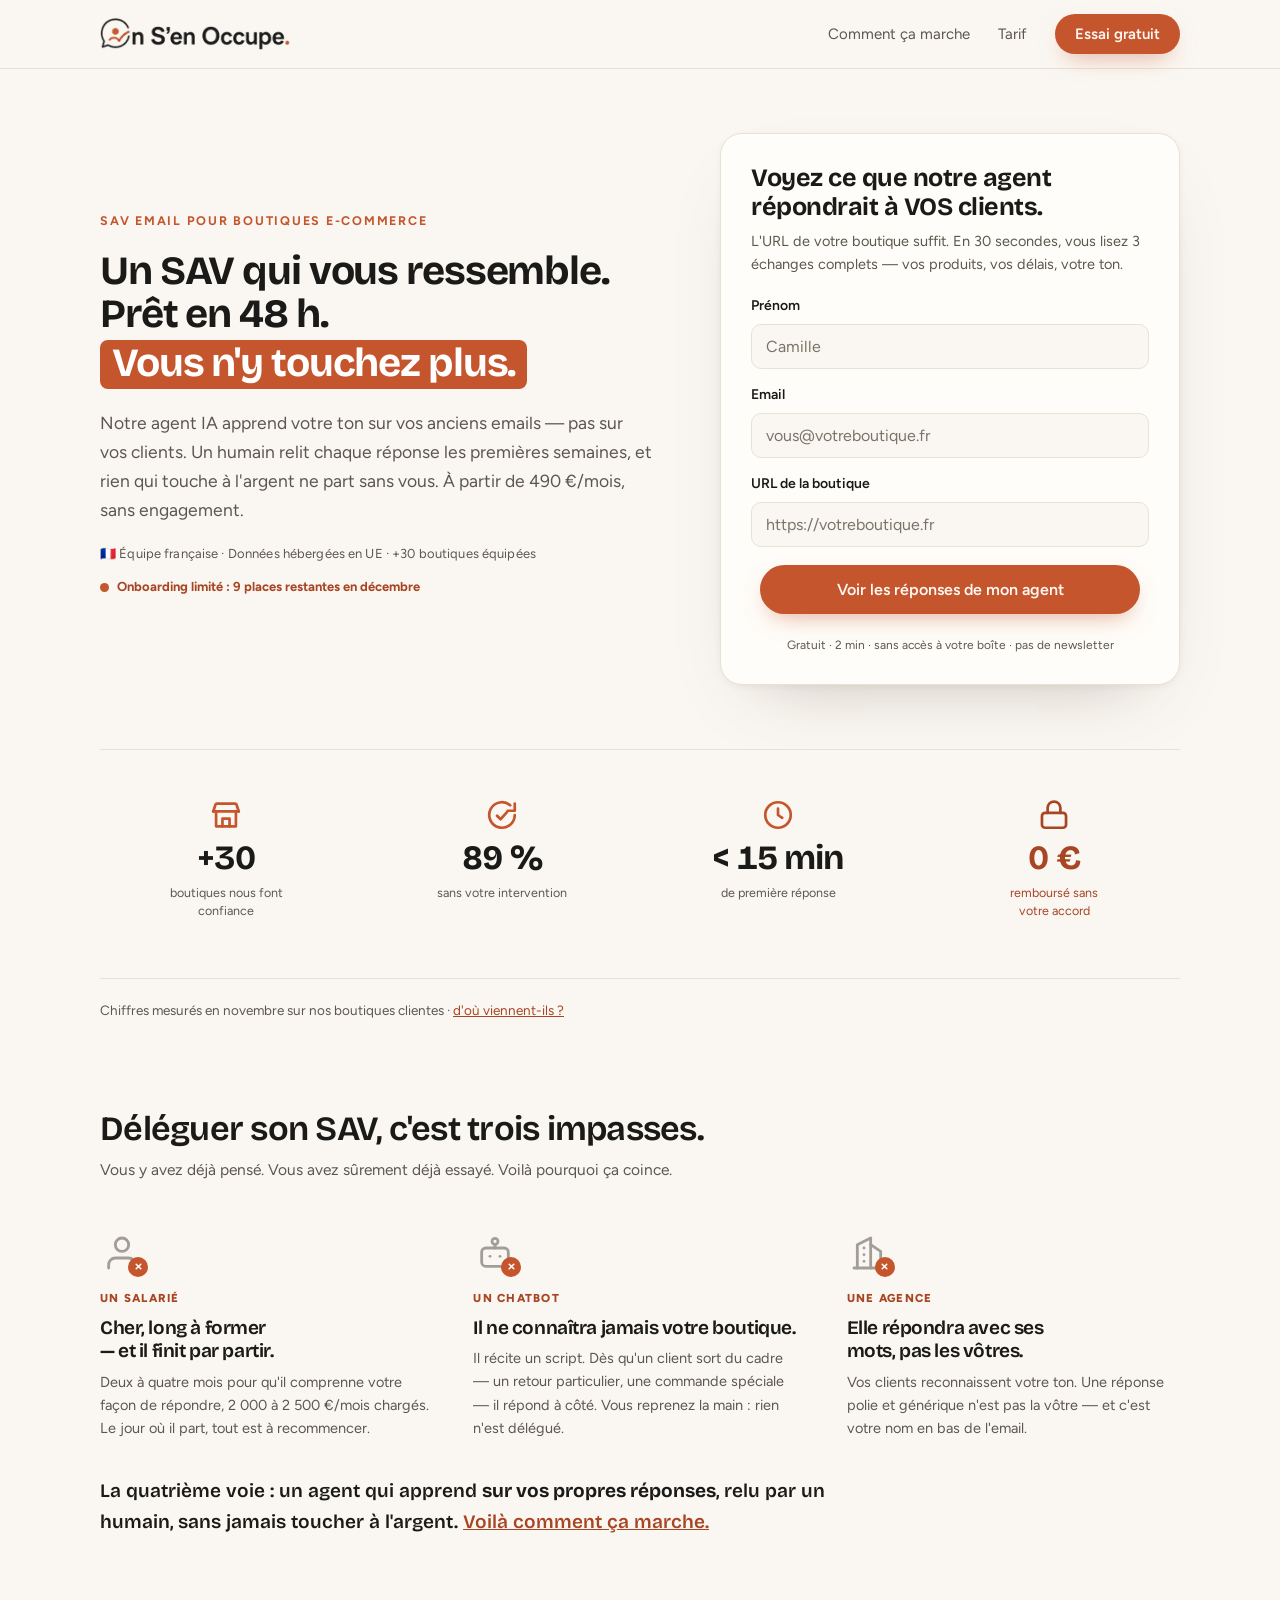
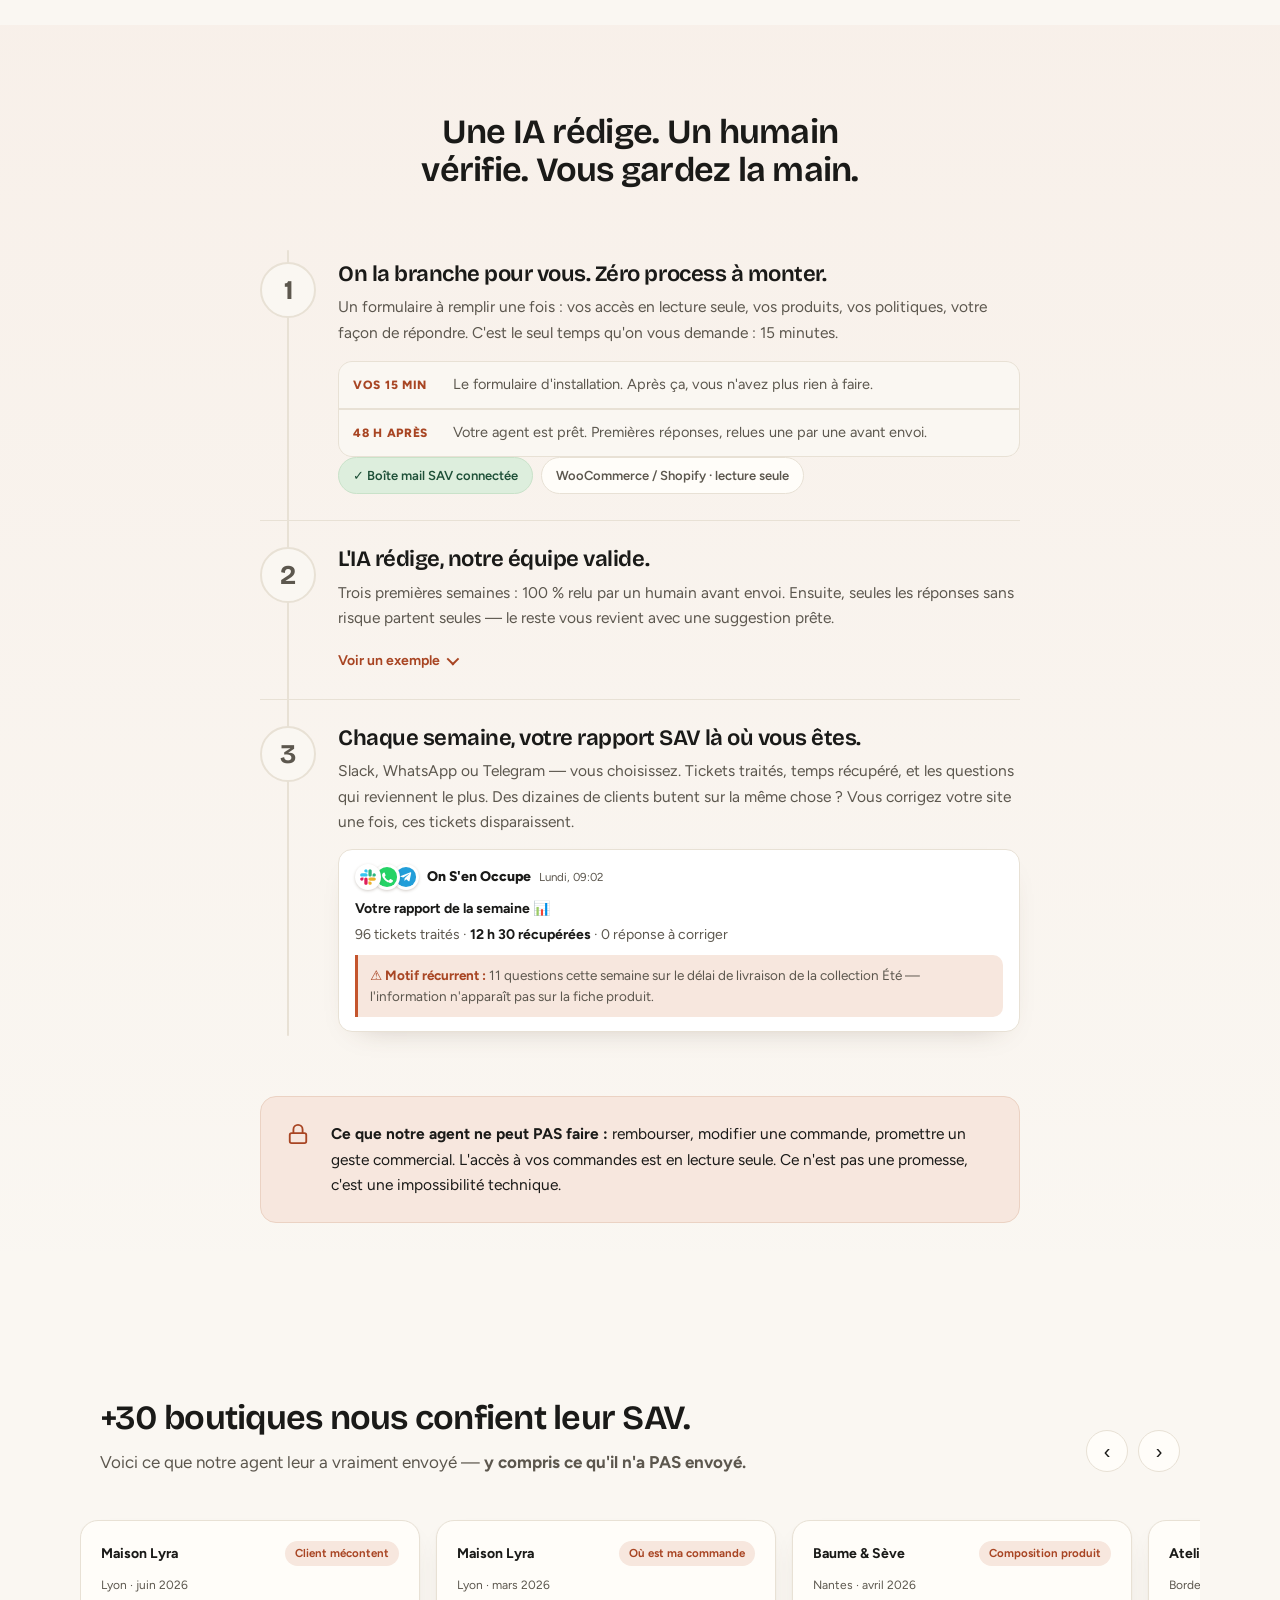
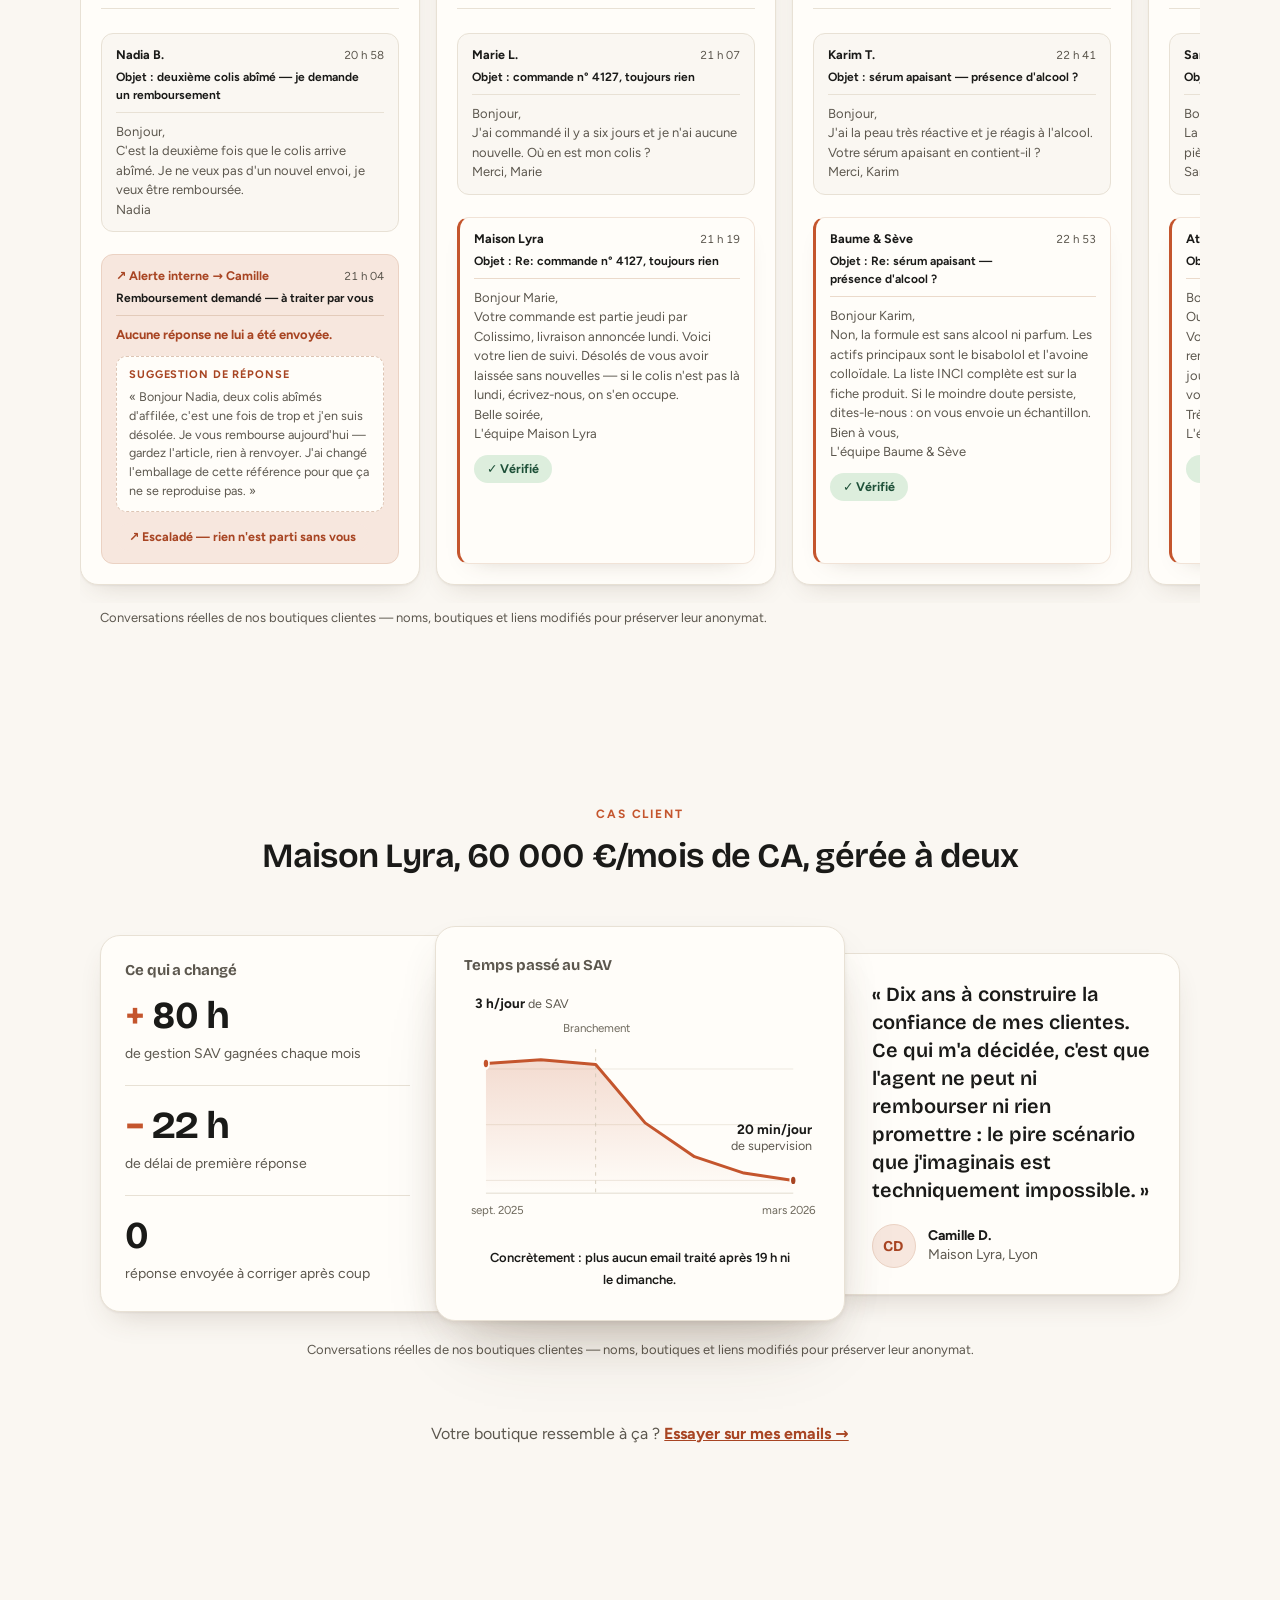
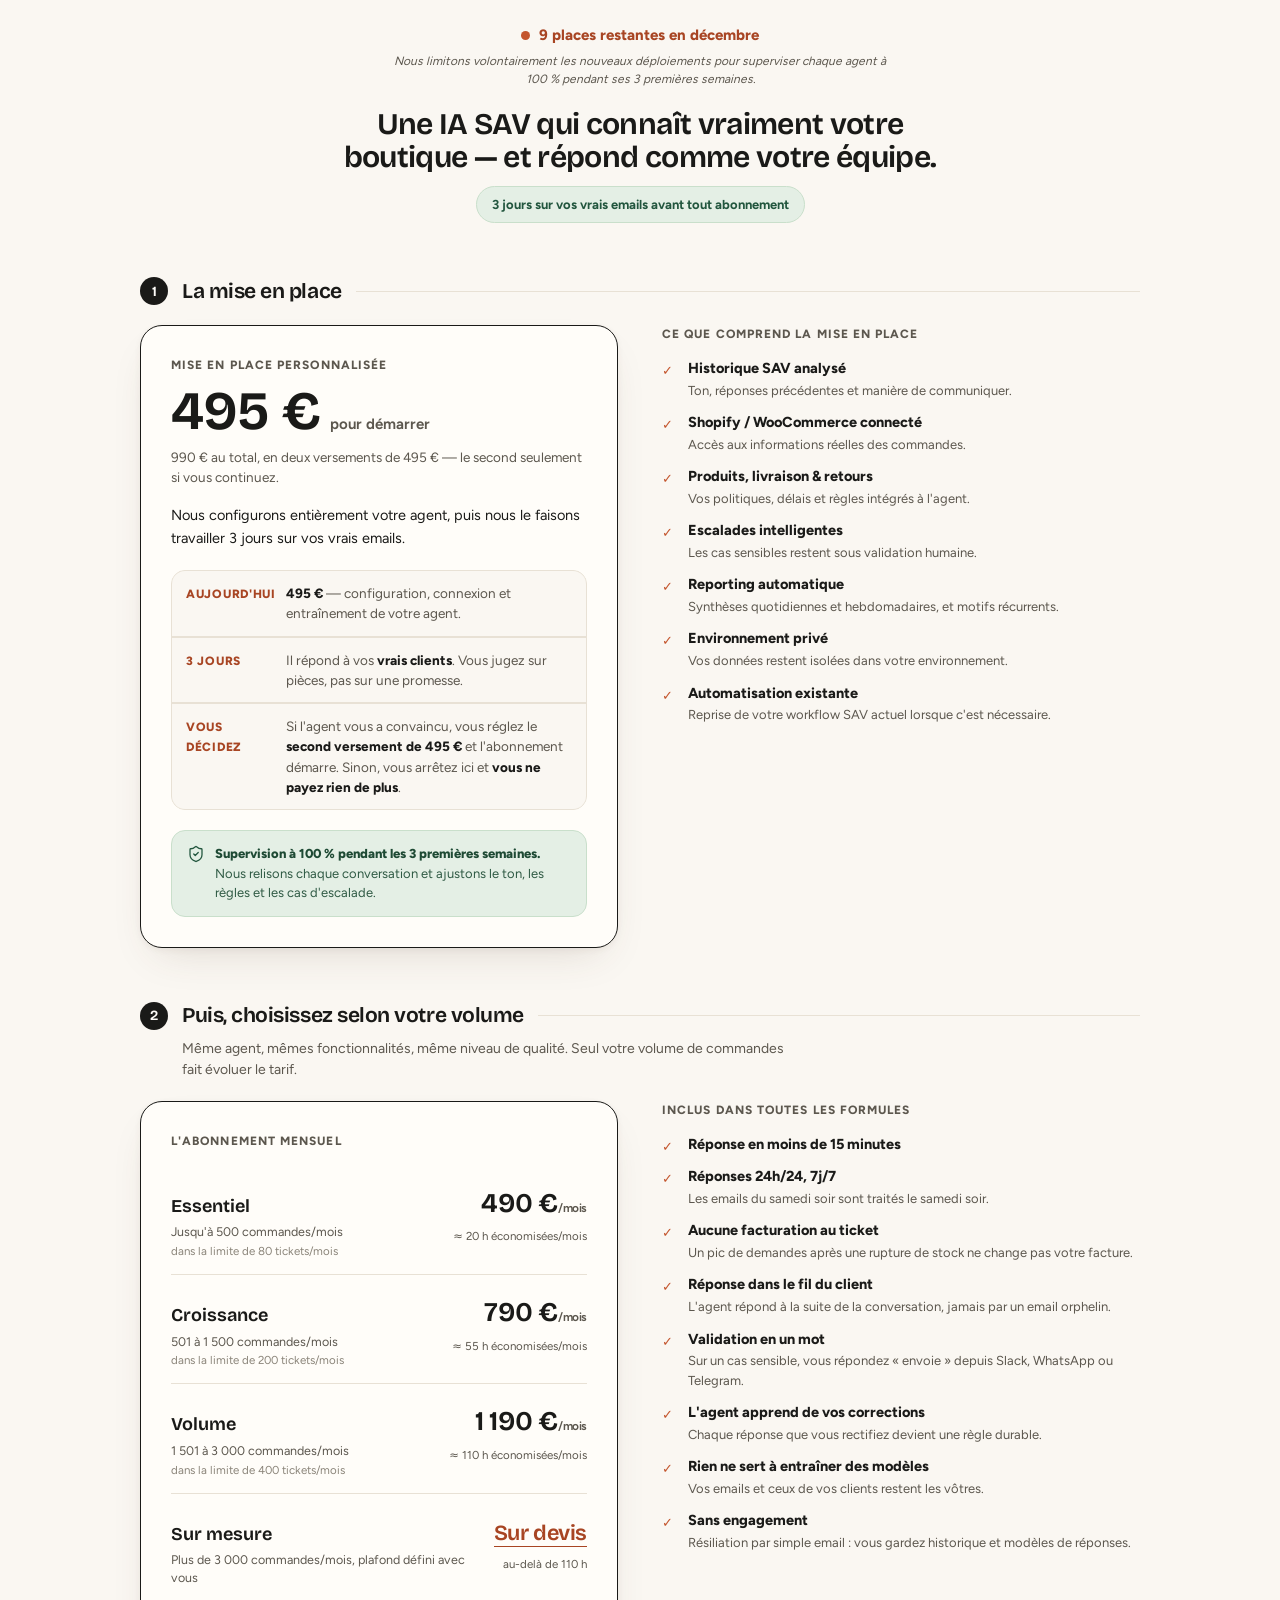
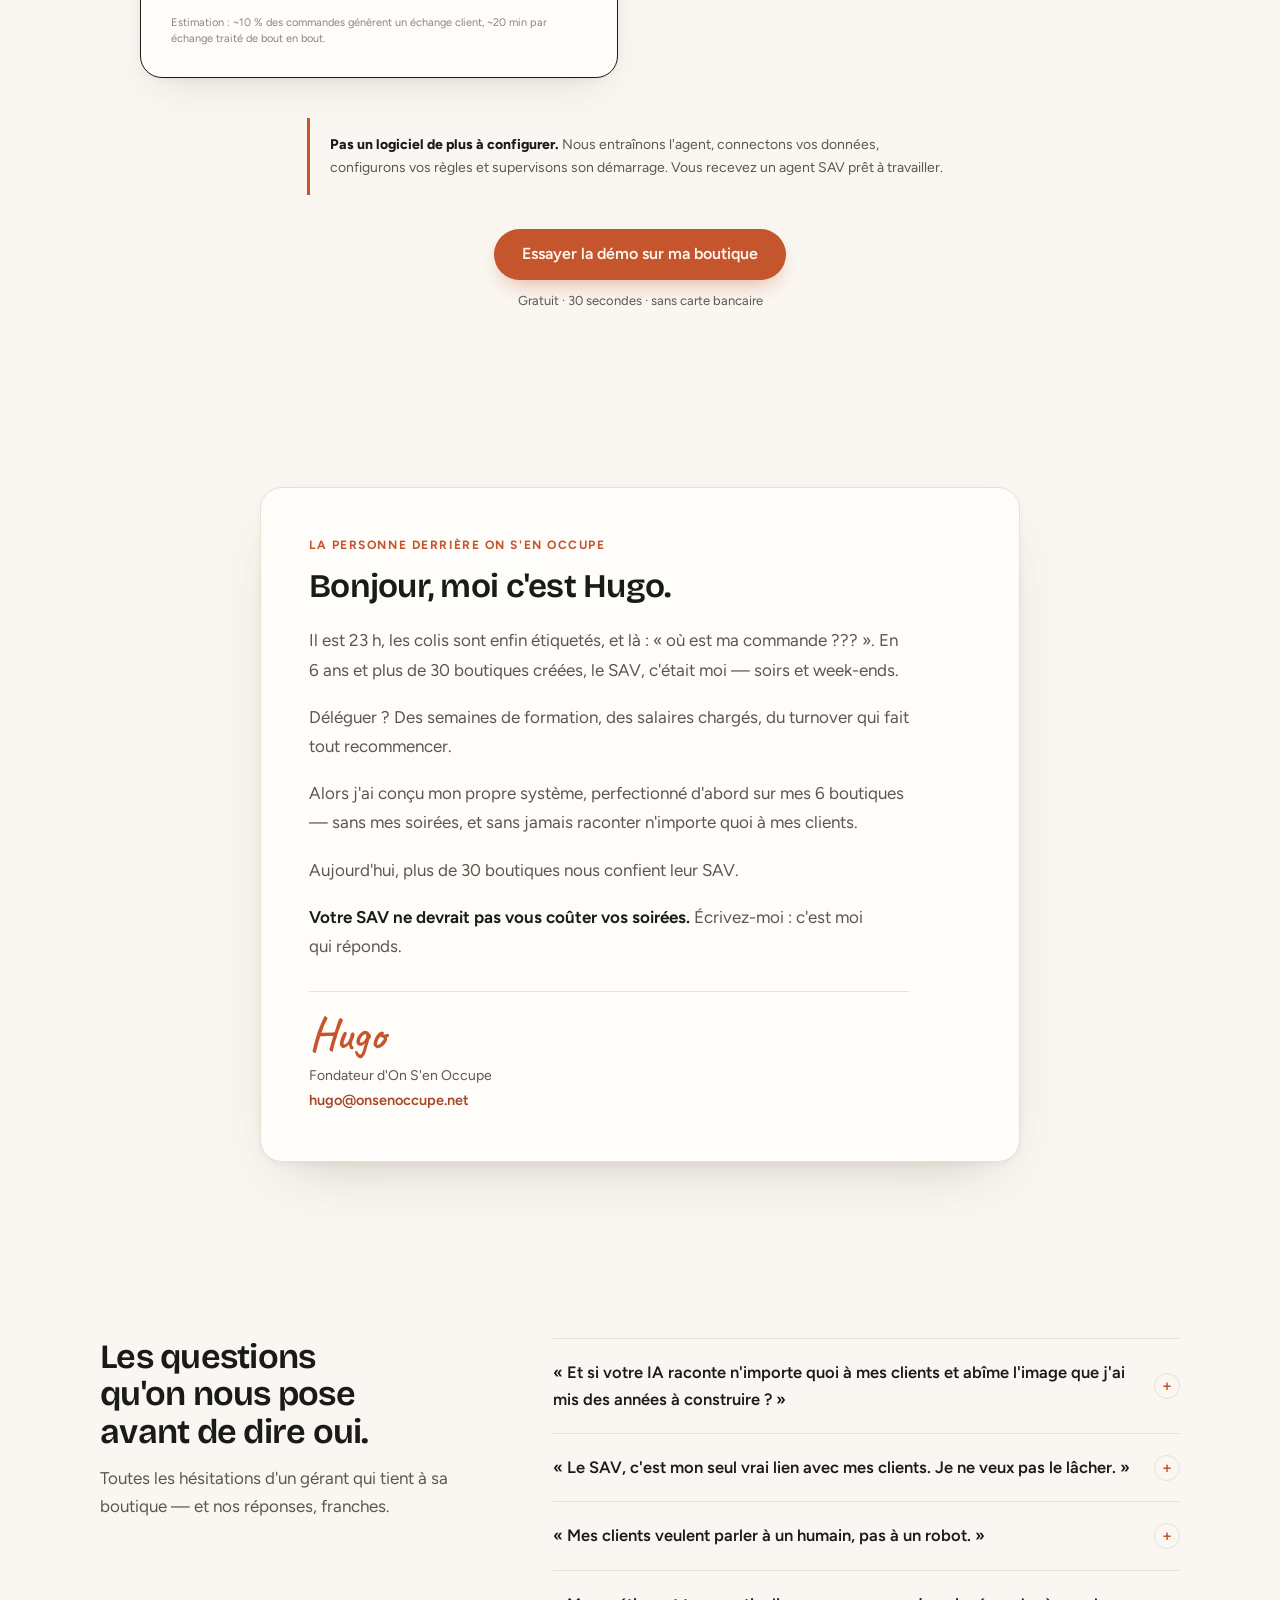
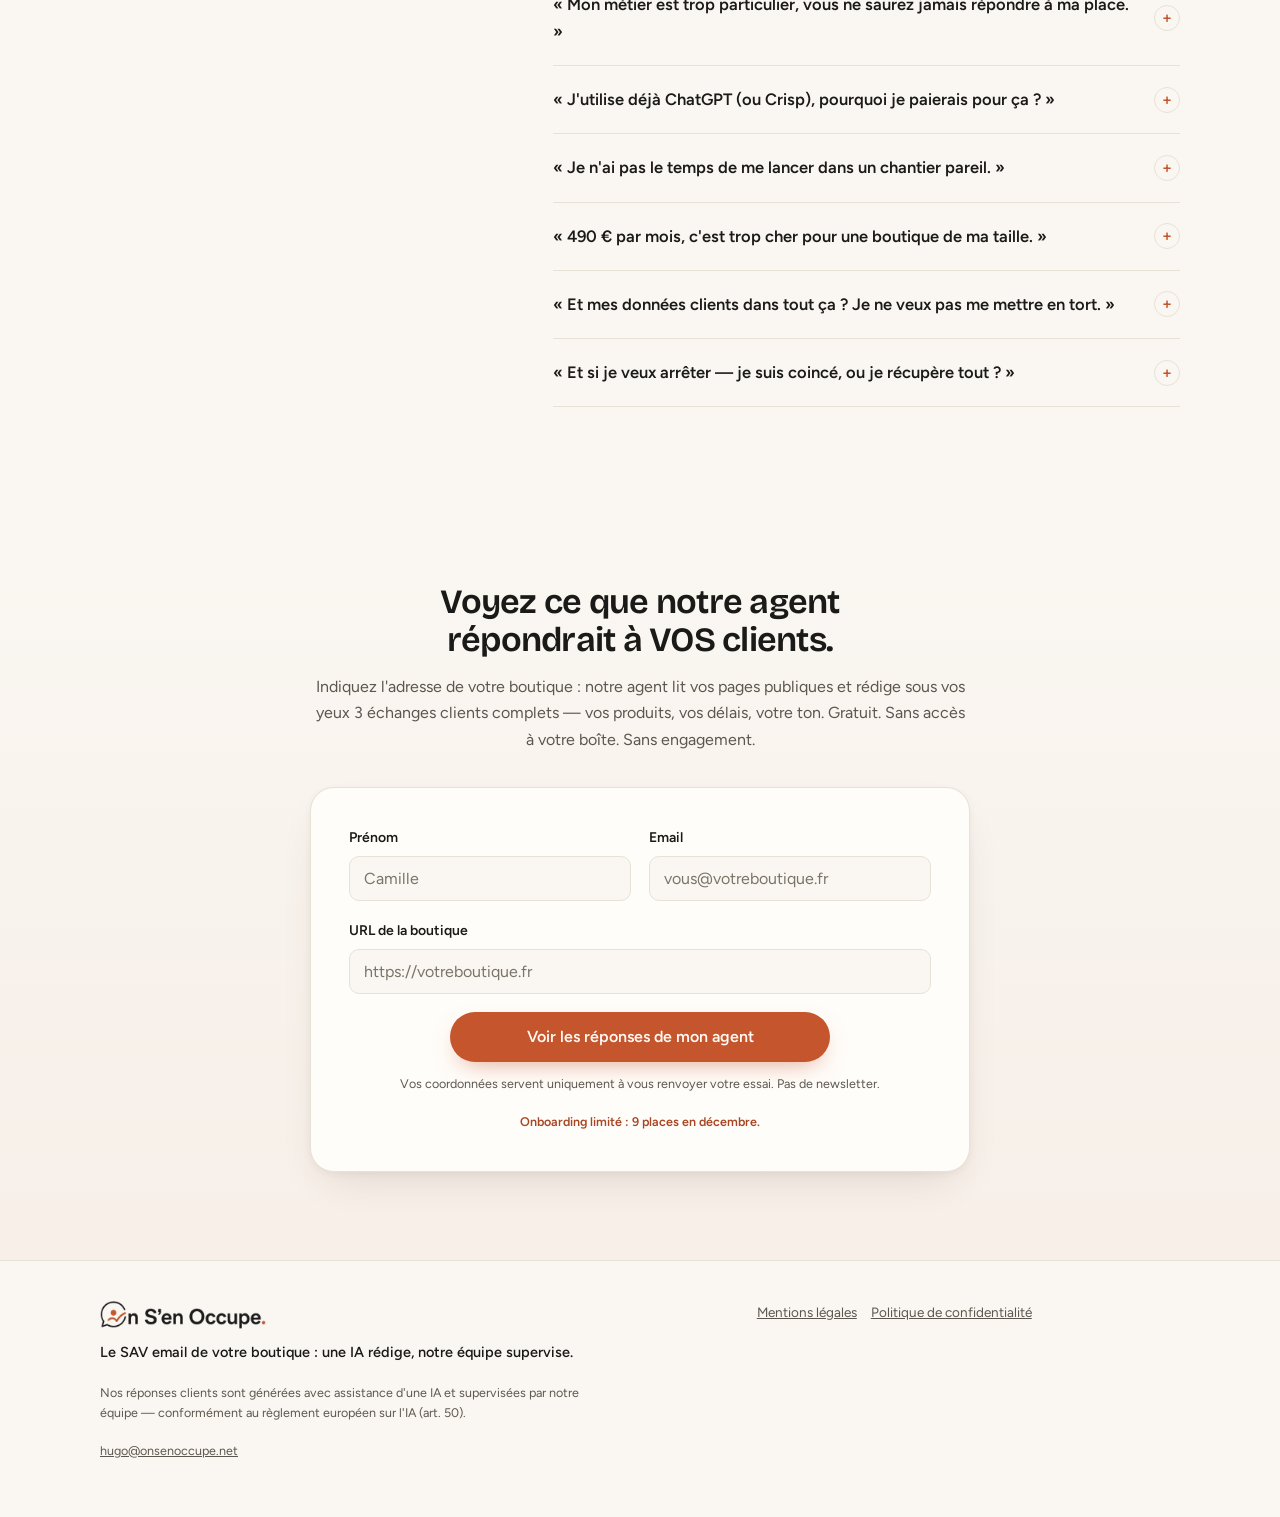
<file: resultats.html>
<!DOCTYPE html>
<html lang="fr" class="no-js">
<head>
  <meta charset="UTF-8" />
  <meta name="viewport" content="width=device-width, initial-scale=1.0" />
  <title>Vos réponses — On S'en Occupe</title>
  <meta name="robots" content="noindex" />
  <link rel="icon" type="image/png" sizes="32x32" href="img/icon-32.png" />
  <link rel="apple-touch-icon" href="img/icon-180.png" />
  <link rel="preload" href="fonts/bricolage-latin-wght-normal.woff2" as="font" type="font/woff2" crossorigin />
  <link rel="preload" href="fonts/figtree-latin-wght-normal.woff2" as="font" type="font/woff2" crossorigin />
  <link rel="stylesheet" href="styles.css?v=133" />
  <script>document.documentElement.classList.replace("no-js","js");</script>
</head>
<body class="page-resultats">

  <header class="site-header">
    <div class="wrap bar">
      <a class="logo" href="index.html" aria-label="On S'en Occupe — accueil">
        <img src="img/logo-noir.webp" srcset="img/logo-noir.webp 1x, img/logo-noir@2x.webp 2x" width="214" height="36" alt="On S'en Occupe" />
      </a>
    </div>
  </header>

  <main>
    <section class="final results-page">
      <div class="wrap">
        <div class="inner">
          <div class="essai-loading" id="essai-loading" hidden aria-live="polite"></div>
          <div class="essai-results" id="essai-results" hidden></div>
        </div>
      </div>
    </section>
  </main>

  <div class="sticky-cta sticky-call" id="sticky-call" hidden>
    <a class="btn btn-primary" href="#reserver">On en parle 30 minutes</a>
  </div>

  <footer class="site-footer slim">
    <div class="wrap">
      <p class="transparency">Nos réponses clients sont générées avec assistance d'une IA et supervisées par notre équipe — conformément au règlement européen sur l'IA (art. 50). · <a href="index.html">Retour à l'accueil</a></p>
    </div>
  </footer>

  <script src="script.js?v=103" defer></script>
</body>
</html>
</file>
<file: styles.css>
/* ============================================================
   On S'en Occupe — landing MVP
   Palette (brief §3) : crème #FAF7F2 · encre #1A1A18 · terracotta #C4552D
   Typo : Fraunces (titres, nommée au brief) + Inter (corps)
   Mobile-first strict. Rayons : boutons pill / cartes 16px.
   ============================================================ */

@font-face {
  font-family: "Bricolage Grotesque";
  src: url("fonts/bricolage-latin-wght-normal.woff2") format("woff2-variations");
  font-weight: 200 800;
  font-style: normal;
  font-display: swap;
}
@font-face {
  font-family: "Figtree";
  src: url("fonts/figtree-latin-wght-normal.woff2") format("woff2-variations");
  font-weight: 300 900;
  font-style: normal;
  font-display: swap;
}
@font-face {
  font-family: "Caveat";
  src: url("fonts/caveat-latin-wght-normal.woff2") format("woff2-variations");
  font-weight: 400 700;
  font-style: normal;
  font-display: swap;
}

:root {
  --bg: #FAF7F2;
  --bg-raised: #FFFDF9;
  --ink: #1A1A18;
  --ink-soft: #5C574E;
  --accent: #C4552D;
  --accent-deep: #A84523;
  --accent-tint: #F7E7DE;
  --line: #E8E1D5;
  --mark: #FFE58A;
  --r-card: 16px;
  --r-pill: 999px;
  --shadow-card: 0 2px 6px rgba(84, 62, 44, 0.06), 0 18px 44px -18px rgba(84, 62, 44, 0.18);
  /* --serif = police display (Bricolage Grotesque) — nom de variable conservé */
  --serif: "Bricolage Grotesque", "Avenir Next", -apple-system, sans-serif;
  --sans: "Figtree", -apple-system, system-ui, sans-serif;
  --wrap: 1120px;
}

* { margin: 0; padding: 0; box-sizing: border-box; }

/* Pas de scroll-behavior: smooth sur <html>. Chrome tente le saut vers
   l'ancre au chargement, le défilement fluide ne s'exécute pas à ce moment-là,
   et la page reste en haut. Le fluide se fait au clic, en JS (script.js). */

/* Le header est sticky et mesure 69 px : sans marge, la cible d'ancre se cale
   dessous et son titre passe sous la barre. */
:target { scroll-margin-top: 85px; }
section[id],
#reserver { scroll-margin-top: 85px; }

body {
  font-family: var(--sans);
  background: var(--bg);
  color: var(--ink);
  line-height: 1.65;
  font-size: 16px;
  -webkit-font-smoothing: antialiased;
  text-rendering: optimizeLegibility;
}

.wrap {
  max-width: var(--wrap);
  margin-inline: auto;
  padding-inline: 20px;
}

/* Placeholders à remplacer (brief §8 : surbrillance jaune) */
mark {
  background: var(--mark);
  color: inherit;
  border-radius: 3px;
  padding: 0 3px;
}

h1, h2, h3 {
  font-family: var(--serif);
  font-weight: 640;
  letter-spacing: -0.022em;
  line-height: 1.1;
  text-wrap: balance;
}

h2 { font-size: clamp(28px, 5.4vw, 34px); }
h3 { font-size: clamp(19px, 3vw, 22px); }

p { text-wrap: pretty; }

a { color: inherit; }

img { max-width: 100%; display: block; }

section { padding-block: clamp(56px, 8vw, 88px); }

.section-intro {
  max-width: 640px;
  margin-bottom: clamp(28px, 5vw, 48px);
}
.section-intro p {
  margin-top: 14px;
  color: var(--ink-soft);
  font-size: 17px;
}

/* ---------- Boutons ---------- */
.btn {
  display: inline-flex;
  align-items: center;
  justify-content: center;
  gap: 8px;
  font-family: var(--sans);
  font-size: 16px;
  font-weight: 600;
  line-height: 1.2;
  padding: 15px 28px;
  border-radius: var(--r-pill);
  border: none;
  cursor: pointer;
  text-decoration: none;
  white-space: nowrap;
  transition: transform 0.15s ease, background-color 0.2s ease, box-shadow 0.2s ease;
}
.btn:active { transform: scale(0.98); }
.btn-primary {
  background: var(--accent);
  color: #FFF8F3;
  box-shadow: 0 10px 24px -10px rgba(196, 85, 45, 0.55);
}
.btn-primary:hover { background: var(--accent-deep); transform: translateY(-1px); }
.btn-ghost {
  background: transparent;
  color: var(--ink);
  border: 1.5px solid var(--line);
  background: var(--bg-raised);
}
.btn-ghost:hover { border-color: var(--ink-soft); transform: translateY(-1px); }

/* ============================================================
   S1 — Header sticky discret
   ============================================================ */
.site-header {
  position: sticky;
  top: 0;
  z-index: 50;
  background: rgba(250, 247, 242, 0.92);
  backdrop-filter: blur(10px);
  -webkit-backdrop-filter: blur(10px);
  border-bottom: 1px solid transparent;
  transition: border-color 0.25s ease;
}
.site-header.is-stuck { border-bottom-color: var(--line); }
.site-header .bar {
  display: flex;
  align-items: center;
  justify-content: space-between;
  gap: 16px;
  height: 68px;
}
.brand {
  display: flex;
  align-items: center;
  text-decoration: none;
  flex: none;
}
.brand img {
  height: 32px;
  width: auto;
}
@media (max-width: 480px) {
  .brand img { height: 26px; }
}
.site-nav {
  display: flex;
  align-items: center;
  gap: clamp(14px, 3vw, 28px);
}
.site-nav .nav-link {
  display: none;
  font-size: 15px;
  color: var(--ink-soft);
  text-decoration: none;
  transition: color 0.2s ease;
}
.site-nav .nav-link:hover { color: var(--ink); }
.site-nav .btn { padding: 11px 20px; font-size: 15px; }
@media (min-width: 768px) {
  .site-nav .nav-link { display: inline; }
}

/* ============================================================
   S2 — Hero : split copy / scène de 22 h 47
   ============================================================ */
.hero { padding-block: clamp(36px, 5vw, 72px); overflow: clip; }
.hero .wrap {
  display: grid;
  gap: 40px;
  align-items: center;
}
@media (min-width: 980px) {
  .hero .wrap { grid-template-columns: 0.95fr 1.05fr; gap: 56px; }
}

.eyebrow {
  display: inline-block;
  font-size: 12.5px;
  font-weight: 700;
  letter-spacing: 0.14em;
  text-transform: uppercase;
  color: var(--accent);
  margin-bottom: 18px;
}
.hero h1 {
  font-size: clamp(30px, 3.5vw, 40px);
  font-weight: 700;
  letter-spacing: -0.028em;
  line-height: 1.08;
}
/* H1 : une phrase par ligne */
.hero h1 .l1,
.hero h1 .l2,
.hero h1 .accent { display: block; }
/* Dernière ligne : marqueur terracotta plein, texte en réserve */
.hero h1 .accent {
  width: fit-content;
  margin-top: 4px;
  color: #fff;
  background: var(--accent);
  border-radius: 8px;
  padding: 2px 12px 4px;
  box-decoration-break: clone;
  -webkit-box-decoration-break: clone;
}
.hero .lede {
  margin-top: 20px;
  font-size: clamp(16.5px, 2.2vw, 17.5px);
  color: var(--ink-soft);
  max-width: 54ch;
}
.hero .cta-row {
  margin-top: 30px;
  display: flex;
  flex-direction: column;
  align-items: flex-start;
  gap: 12px;
}
.hero .micro {
  font-size: 13.5px;
  color: var(--ink-soft);
}

/* ---- Scène flottante : la conversation de 22 h 47, posée sur la page ---- */
.scene-stack {
  position: relative;
  display: grid;
  gap: 20px;
  padding-block: 14px;
  justify-items: start;
}
/* Halo chaud qui ancre les cartes sans conteneur */
.scene-stack::before {
  content: "";
  position: absolute;
  inset: -18% -14%;
  background:
    radial-gradient(closest-side at 58% 38%, rgba(196, 85, 45, 0.16), transparent 68%),
    radial-gradient(closest-side at 30% 75%, rgba(196, 85, 45, 0.07), transparent 60%);
  pointer-events: none;
}
.scene-stack > * { position: relative; }
.scene-title {
  font-family: var(--serif);
  font-size: clamp(21px, 3vw, 28px);
  font-weight: 700;
  letter-spacing: -0.02em;
  margin-bottom: 2px;
}
.scene-title .pasvous { color: var(--accent-deep); }
.mail-card {
  background: var(--bg-raised);
  border: 1px solid var(--line);
  border-radius: var(--r-card);
  padding: 20px 22px;
  box-shadow:
    0 1px 2px rgba(84, 62, 44, 0.08),
    0 14px 34px -12px rgba(84, 62, 44, 0.28),
    0 32px 64px -28px rgba(84, 62, 44, 0.22);
  max-width: 500px;
}
.tilt-l { transform: rotate(-2deg); }
.tilt-r { transform: rotate(1.4deg); }
.mail-card.reply {
  margin-left: clamp(22px, 7%, 64px);
  margin-top: -14px;
  border-left: 3px solid var(--accent);
}
.mail-meta {
  display: flex;
  align-items: baseline;
  justify-content: space-between;
  gap: 10px;
  margin-bottom: 7px;
}
.mail-from { font-size: 13.5px; font-weight: 700; }
.mail-time {
  font-size: 13px;
  color: var(--ink-soft);
  font-variant-numeric: tabular-nums;
  white-space: nowrap;
}
.mail-time.late { color: var(--accent-deep); font-weight: 700; }
.mail-subject {
  font-size: 12.5px;
  font-weight: 650;
  color: var(--ink-soft);
  padding-bottom: 8px;
  margin-bottom: 9px;
  border-bottom: 1px solid var(--line);
}
.mail-body { font-size: 14.5px; color: var(--ink-soft); line-height: 1.55; }
.mail-body strong { color: var(--ink); font-weight: 650; }
.badge-check {
  display: inline-flex;
  align-items: center;
  gap: 6px;
  margin-top: 12px;
  font-size: 12.5px;
  font-weight: 700;
  color: #1E5038;
  background: #DDEEDD;
  border-radius: var(--r-pill);
  padding: 5px 13px;
}
.scene-benefit {
  font-size: 14.5px;
  color: var(--ink-soft);
  padding-inline: 4px;
}
.scene-benefit strong { color: var(--ink); font-weight: 700; }


/* ============================================================
   S3 — Barre de preuve
   ============================================================ */
.proof { padding-block: 0; }
.proof .proof-grid {
  border-block: 1px solid var(--line);
  padding-block: clamp(26px, 3.6vw, 40px);
  display: grid;
  gap: 12px;
  grid-template-columns: 1fr 1fr;
}
/* Les 4 cellules ont la même carte, la même hauteur, le même rythme */
.proof .stat {
  padding: 6px 8px;
  display: flex;
  flex-direction: column;
  align-items: center;
  justify-content: flex-start;
  text-align: center;
  gap: 8px;
  min-height: 132px;
}
.proof .stat .num {
  font-family: var(--serif);
  font-size: clamp(26px, 3.4vw, 34px);
  font-weight: 700;
  letter-spacing: -0.025em;
  line-height: 1.05;
  color: var(--ink);
  font-variant-numeric: tabular-nums;
}
.proof .stat p {
  font-size: 12.5px;
  line-height: 1.4;
  color: var(--ink-soft);
  margin: 0;
  max-width: 20ch;
}
/* Garde-fou : distingué par la couleur, plus par une boîte */
.proof .stat.guard .num { color: var(--accent-deep); }
.proof .stat.guard p { color: var(--accent-deep); }
/* Icône de chaque chiffre — nue, plus grande */
.stat-ico {
  display: flex;
  align-items: center;
  justify-content: center;
  color: var(--accent);
}
.stat-ico svg { width: 30px; height: 30px; }
@media (min-width: 900px) {
  .stat-ico svg { width: 34px; height: 34px; }
}
.proof .stat.guard .stat-ico { color: var(--accent-deep); }
@media (min-width: 900px) {
  .proof .proof-grid { grid-template-columns: repeat(4, 1fr); gap: 24px; }
  .proof .stat { padding: 8px 12px; min-height: 148px; }
}
.proof .src {
  margin-top: 20px;
  font-size: 13.5px;
  color: var(--ink-soft);
}
.proof .src a { color: var(--accent-deep); font-weight: 600; }

/* ============================================================
   S4 — Le problème (3 cartes)
   ============================================================ */
/* Titre S4 en pleine largeur */
.problem .section-intro { max-width: none; }


.transition-line {
  margin-top: 34px;
  font-family: var(--serif);
  font-size: clamp(18px, 2.6vw, 19px);
  font-weight: 600;
  color: var(--ink);
  max-width: 56ch;
}
.transition-line .brandword { color: var(--accent-deep); }
.transition-line a { color: var(--accent-deep); }

/* ============================================================
   S5 — Comment ça marche (étapes numérotées)
   ============================================================ */
.how { background: linear-gradient(180deg, rgba(196,85,45,0.045), rgba(196,85,45,0)) ; }
/* Desktop : section centrée dans la page */
@media (min-width: 820px) {
  .how .section-intro {
    margin-inline: auto;
    text-align: center;
    max-width: 720px;
  }
  .how .steps,
  .how .guardrail { margin-inline: auto; }
}
.step + 
/* Artefacts tangibles par étape (langage visuel des cartes email) */
.step .artifact { margin-top: 14px; }
.chips-row { display: flex; flex-wrap: wrap; gap: 8px; }
.a-chip {
  font-size: 13px;
  font-weight: 600;
  padding: 7px 14px;
  border-radius: var(--r-pill);
  background: var(--bg-raised);
  border: 1px solid var(--line);
  color: var(--ink-soft);
}
.a-chip.ok { color: #1E5038; background: #DDEEDD; border-color: #C9E2C9; }
.artifact.me-line .badge-check { margin-top: 9px; }
.artifact.artifact.report .artifact.report .artifact.report /* Signal : le motif anormal détecté dans le mois */
.artifact.report .artifact.report .artifact.report .r-signal strong { color: var(--accent-deep); font-weight: 700; }

.guardrail {
  margin-top: 38px;
  max-width: 760px;
  background: var(--accent-tint);
  border: 1px solid #EBD2C3;
  border-radius: var(--r-card);
  padding: 24px 26px;
  display: grid;
  grid-template-columns: 30px 1fr;
  gap: 14px;
  align-items: start;
}
.guardrail .lock { width: 22px; height: 22px; color: var(--accent-deep); margin-top: 2px; }
.guardrail p { font-size: 15.5px; }
.guardrail strong { font-weight: 700; }

/* ============================================================
   S6 — Cas client : trio de cartes en éventail
   ============================================================ */
.case-intro {
  max-width: 760px;
  margin-bottom: clamp(30px, 5vw, 52px);
}
@media (min-width: 900px) {
  .case-intro { margin-inline: auto; text-align: center; }
}
.case-label {
  display: block;
  font-size: 12px;
  font-weight: 700;
  letter-spacing: 0.16em;
  text-transform: uppercase;
  color: var(--accent);
  margin-bottom: 12px;
}

/* --- L'éventail --- */
.case-fan {
  position: relative;
  display: grid;
  gap: 16px;
}
.case-fan::before {
  content: "";
  position: absolute;
  inset: -14% -8%;
  background: radial-gradient(closest-side at 50% 45%, rgba(196, 85, 45, 0.13), transparent 70%);
  pointer-events: none;
}
/* Le halo dépasse volontairement du fan — on le clippe à la section pour
   qu'il ne crée pas de défilement horizontal de la page (7px sur mobile) */
.case { overflow-x: clip; }
.fan-card {
  position: relative;
  background: var(--bg-raised);
  border: 1px solid var(--line);
  border-radius: 20px;
  padding: 26px 24px;
  box-shadow:
    0 1px 2px rgba(84, 62, 44, 0.07),
    0 14px 32px -14px rgba(84, 62, 44, 0.24);
  transition: transform 0.3s cubic-bezier(0.16, 1, 0.3, 1), box-shadow 0.3s ease;
}
.fc-title {
  font-size: 15px;
  font-weight: 700;
  letter-spacing: -0.005em;
  color: var(--ink-soft);
  margin-bottom: 18px;
}

@media (min-width: 900px) {
  .case-fan {
    grid-template-columns: 1fr 1.22fr 1fr;
    align-items: center;
    gap: 0;
  }
  .fc-metrics {
    transform: rotate(-2.4deg) translateY(16px);
    margin-right: -22px;
    padding-right: 46px;
    z-index: 1;
  }
  .fc-chart {
    z-index: 3;
    padding: 30px 28px;
    box-shadow:
      0 2px 4px rgba(84, 62, 44, 0.08),
      0 22px 48px -18px rgba(84, 62, 44, 0.3),
      0 44px 80px -40px rgba(84, 62, 44, 0.24);
  }
  .fc-quote {
    transform: rotate(2.2deg) translateY(16px);
    margin-left: -22px;
    padding-left: 48px;
    z-index: 2;
  }
  /* Au survol, la carte se redresse et passe devant */
  .fan-card:hover { z-index: 4; }
  .fc-metrics:hover { transform: rotate(0deg) translateY(8px); }
  .fc-quote:hover { transform: rotate(0deg) translateY(8px); }
  .fc-chart:hover { transform: translateY(-6px); }
}
@media (prefers-reduced-motion: reduce) {
  .fan-card { transition: none; }
}

/* --- Carte gauche : les métriques --- */
.metric-list { list-style: none; display: grid; gap: 20px; }
.metric-list li + li { border-top: 1px solid var(--line); padding-top: 20px; }
.metric-list .v {
  display: block;
  font-family: var(--serif);
  font-size: clamp(30px, 3.4vw, 38px);
  font-weight: 700;
  letter-spacing: -0.025em;
  line-height: 1.05;
  color: var(--ink);
  font-variant-numeric: tabular-nums;
}
.metric-list .v i { font-style: normal; color: var(--accent); }
.metric-list .k {
  display: block;
  margin-top: 6px;
  font-size: 14px;
  color: var(--ink-soft);
}

/* --- Carte centrale : le graphique --- */
.chart-wrap { position: relative; }
.fc-chart svg {
  display: block;
  width: 100%;
  height: clamp(170px, 20vw, 210px);
  overflow: visible;
}
.fc-chart .chart-wrap { margin-top: 54px; }
.fc-chart .grid { stroke: var(--line); stroke-width: 1; }
.fc-chart .axis { stroke: #D8CFC0; stroke-width: 1; }
.fc-chart .marker { stroke: #CFC4B2; stroke-width: 1.5; stroke-dasharray: 4 5; }
.fc-chart .curve {
  fill: none;
  stroke: var(--accent);
  stroke-width: 3;
  stroke-linejoin: round;
  stroke-linecap: round;
  vector-effect: non-scaling-stroke;
}
.fc-chart .pt { fill: var(--accent); stroke: var(--bg-raised); stroke-width: 3; }
.fc-chart .pt.end { fill: var(--accent-deep); }
.fc-chart .ann {
  position: absolute;
  font-size: 12.5px;
  line-height: 1.35;
  color: var(--ink-soft);
  white-space: nowrap;
}
.fc-chart .ann strong { display: block; color: var(--ink); font-weight: 700; font-size: 13.5px; }
.fc-chart .ann.start strong { display: inline; }
.fc-chart .ann.start { left: 3%; top: -16%; }
.fc-chart .ann.finish { right: 1%; top: 44%; text-align: right; }
/* Dates : collées sous l'axe des abscisses */
.fc-chart .ann.x-start,
.fc-chart .ann.x-end {
  bottom: 9%;
  font-size: 11.5px;
  color: #6F6A5E;
}
.fc-chart .ann.x-start { left: 2%; }
.fc-chart .ann.x-end { right: 0; }
/* Repère « Branchement » : juste au-dessus du trait vertical */
.fc-chart .ann.branch {
  left: 37.5%;
  top: -3%;
  transform: translateX(-50%);
  font-size: 11.5px;
  color: #6F6A5E;
}
@media (max-width: 420px) {
  .fc-chart .ann.branch { display: none; }
}

/* --- Carte droite : la citation --- */
.fc-quote { display: flex; flex-direction: column; justify-content: center; }
.fc-quote blockquote {
  font-family: var(--serif);
  font-size: clamp(17px, 2vw, 20px);
  font-weight: 600;
  line-height: 1.4;
  color: var(--ink);
}
.fc-quote blockquote mark { font-family: var(--sans); font-size: 0.78em; font-weight: 500; }
.fc-quote figcaption {
  margin-top: 20px;
  display: flex;
  align-items: center;
  gap: 12px;
  font-size: 14px;
  color: var(--ink-soft);
  line-height: 1.35;
}
.fc-quote figcaption strong { color: var(--ink); font-weight: 700; }
.fc-quote .pic {
  width: 44px;
  height: 44px;
  border-radius: 50%;
  background: var(--accent-tint);
  border: 1px solid #EBD2C3;
  display: grid;
  place-items: center;
  font-family: var(--serif);
  font-size: 15px;
  font-weight: 700;
  letter-spacing: 0.02em;
  color: var(--accent-deep);
  flex: none;
}

/* --- CTA sous l'éventail --- */
.case-cta {
  margin-top: clamp(34px, 5vw, 54px);
  font-size: 16px;
  color: var(--ink-soft);
}
.case-cta a { color: var(--accent-deep); font-weight: 700; white-space: nowrap; }
@media (min-width: 900px) {
  .case-cta { text-align: center; margin-top: 60px; }
}

/* Mobile : pile verticale, le graphique en premier */
@media (max-width: 899px) {
  .fc-chart { order: -1; }
}

/* ============================================================
   S7 — Preuve : échanges réels + témoignages
   ============================================================ */
.proofs-head {
  display: flex;
  align-items: flex-end;
  justify-content: space-between;
  gap: 24px;
  margin-bottom: clamp(26px, 4vw, 40px);
}
.proofs-head h2 { max-width: none; }
.proofs-head p {
  margin-top: 12px;
  font-size: 17px;
  color: var(--ink-soft);
}
.rail-nav { display: none; gap: 10px; flex: none; padding-bottom: 4px; }
@media (min-width: 900px) { .rail-nav { display: flex; } }
.rail-btn {
  width: 42px;
  height: 42px;
  border-radius: 50%;
  border: 1.5px solid var(--line);
  background: var(--bg-raised);
  color: var(--ink);
  font-size: 20px;
  line-height: 1;
  cursor: pointer;
  transition: border-color 0.2s ease, transform 0.15s ease, opacity 0.2s ease;
}
.rail-btn:hover { border-color: var(--accent); transform: translateY(-1px); }
.rail-btn:disabled { opacity: 0.35; cursor: default; transform: none; border-color: var(--line); }

/* --- Le rail d'échanges --- */
.exchange-rail {
  display: grid;
  grid-auto-flow: column;
  grid-auto-columns: calc(100vw - 88px);
  gap: 16px;
  overflow-x: auto;
  overscroll-behavior-x: contain;
  scroll-snap-type: x proximity;
  scroll-behavior: smooth;
  margin-inline: -20px;
  padding: 4px 20px 18px;
  scrollbar-width: thin;
  scrollbar-color: var(--line) transparent;
}
@media (prefers-reduced-motion: reduce) { .exchange-rail { scroll-behavior: auto; } }
@media (min-width: 760px) {
  .exchange-rail { grid-auto-columns: 340px; }
}
.exchange-rail::-webkit-scrollbar { height: 6px; }
.exchange-rail::-webkit-scrollbar-thumb { background: var(--line); border-radius: 999px; }
.exchange-rail::-webkit-scrollbar-track { background: transparent; }
.exchange-rail:focus-visible { outline: 2px solid var(--accent); outline-offset: 4px; border-radius: 8px; }

.exchange-card {
  scroll-snap-align: start;
  display: flex;
  flex-direction: column;
  gap: 10px;
  background: var(--bg-raised);
  border: 1px solid var(--line);
  border-radius: 18px;
  padding: 20px;
  box-shadow: 0 1px 2px rgba(84, 62, 44, 0.06), 0 12px 28px -14px rgba(84, 62, 44, 0.22);
}
.ex-head {
  display: flex;
  flex-wrap: wrap;
  align-items: center;
  gap: 8px;
  padding-bottom: 12px;
  border-bottom: 1px solid var(--line);
  margin-bottom: 2px;
}
.ex-shop { font-size: 14px; font-weight: 700; color: var(--ink); }
.ex-tag {
  font-size: 11.5px;
  font-weight: 650;
  color: var(--accent-deep);
  background: var(--accent-tint);
  border-radius: var(--r-pill);
  padding: 3px 10px;
}
.ex-meta { flex-basis: 100%; font-size: 12px; color: var(--ink-soft); }
.ex-mail { font-size: 13px; line-height: 1.5; color: var(--ink-soft); }
.ex-mail.client {
  background: var(--bg);
  border: 1px solid var(--line);
  border-radius: 12px;
  padding: 12px 14px;
}
.ex-mail.reply {
  background: #FDF6F1;
  border: 1px solid #F1E3D7;
  border-left: 3px solid var(--accent);
  border-radius: 12px;
  padding: 12px 14px;
  flex: 1;
}
.ex-mail .m-head {
  display: flex;
  align-items: baseline;
  justify-content: space-between;
  gap: 10px;
}
.ex-mail .m-from { font-size: 12.5px; font-weight: 700; color: var(--ink); }
.ex-mail .m-time {
  font-size: 11.5px;
  color: var(--ink-soft);
  font-variant-numeric: tabular-nums;
  white-space: nowrap;
}
.ex-mail .m-subject {
  font-size: 12px;
  font-weight: 650;
  color: var(--ink);
  margin-top: 3px;
  padding-bottom: 8px;
  margin-bottom: 9px;
  border-bottom: 1px solid var(--line);
}
.ex-mail.reply .m-subject { border-bottom-color: #EBDACB; }
.ex-mail .m-body { font-size: 13px; }
.ex-mail .badge-check { margin-top: 11px; }

/* Cas sensible : alerte interne au gérant, aucune réponse envoyée au client */
.ex-mail.internal {
  background: var(--accent-tint);
  border: 1px solid #EBD2C3;
  border-radius: 12px;
  padding: 12px 14px;
  flex: 1;
}
.ex-mail.internal .m-from { color: var(--accent-deep); }
.ex-mail.internal .m-subject { border-bottom-color: #E3CBBA; }
.ex-mail.internal .m-body strong { color: var(--accent-deep); font-weight: 700; }
.m-suggestion {
  margin-top: 11px;
  background: var(--bg-raised);
  border: 1px dashed #DDC5B4;
  border-radius: 10px;
  padding: 10px 12px;
}
.sug-label {
  display: block;
  font-size: 11px;
  font-weight: 700;
  letter-spacing: 0.08em;
  text-transform: uppercase;
  color: var(--accent-deep);
  margin-bottom: 5px;
}
.m-suggestion p { font-size: 12.5px; line-height: 1.5; color: var(--ink-soft); }
.badge-check.badge-esc { background: var(--accent-tint); color: var(--accent-deep); }

.rail-note {
  margin-top: 4px;
  font-size: 13px;
  color: var(--ink-soft);
}

/* ============================================================
   S8 — Tarif
   ============================================================ */
.pricing-inner { max-width: 1000px; margin-inline: auto; }

/* ── En-tête : compact, centré, une seule colonne de lecture ── */
.pricing-head { text-align: center; }
.pricing h2 {
  font-size: clamp(26px, 4.6vw, 30px);
  /* Même largeur d'assise que les titres des autres sections : deux lignes,
     avec la césure après « boutique — » plutôt qu'une colonne étroite. */
  max-width: 700px;
  margin-inline: auto;
}
/* Mobile : la largeur d'écran est la seule contrainte, le titre doit
   l'occuper. Le clamp desktop l'avait rapetissé au passage. */
@media (max-width: 640px) {
  .pricing h2 { font-size: 31px; line-height: 1.12; max-width: none; }
  .pricing .step-head h3 { font-size: 19.5px; }
}
.pricing-sub {
  margin: 12px auto 0;
  /* Même assise que le titre : les deux blocs partagent une seule mesure. */
  max-width: 700px;
  font-size: 15.5px;
  line-height: 1.6;
  color: var(--ink-soft);
}
.scarcity {
  display: flex;
  align-items: center;
  justify-content: center;
  gap: 9px;
  text-align: center;
  font-size: 15px;
  font-weight: 750;
  color: var(--accent-deep);
  width: fit-content;
  margin: 0 auto 4px;
}

/* Dot « live » : ce chiffre est vivant, pas un décor */
.live-dot {
  width: 9px;
  height: 9px;
  border-radius: 50%;
  background: var(--accent);
  flex: none;
  animation: live-pulse 2s ease-in-out infinite;
}
@keyframes live-pulse {
  0%, 100% { opacity: 1; box-shadow: 0 0 0 0 rgba(196, 85, 45, 0.45); }
  50% { opacity: 0.55; box-shadow: 0 0 0 5px rgba(196, 85, 45, 0); }
}
@media (prefers-reduced-motion: reduce) {
  .live-dot { animation: none; }
}

/* Justification de la rareté : secondaire, mais lisible */
.scarcity-why {
  font-size: 12px;
  font-style: italic;
  line-height: 1.5;
  color: var(--ink-soft);
  text-align: center;
  max-width: 62ch;
  margin: 0 auto 20px;
}

/* ── Intertitre d'étape : numéro, titre, filet ── */
.step-head {
  display: flex;
  align-items: center;
  gap: 14px;
  margin-top: clamp(38px, 5vw, 54px);
}
.step-num {
  flex: none;
  width: 28px;
  height: 28px;
  border-radius: 50%;
  background: var(--ink);
  color: var(--bg-raised);
  font-family: var(--serif);
  font-size: 14px;
  font-weight: 650;
  display: grid;
  place-items: center;
}
.step-head h3 { font-size: clamp(18px, 2.6vw, 21px); }
.step-rule { flex: 1; height: 1px; background: var(--line); }
.step-note {
  margin: 8px 0 18px 42px;
  max-width: 68ch;
  font-size: 14px;
  line-height: 1.55;
  color: var(--ink-soft);
}

/* ── Étape 1 : la carte de mise en place et ce qu'elle comprend ── */
.setup-grid { display: grid; gap: 22px; margin-top: 20px; }
@media (min-width: 900px) {
  .setup-grid { grid-template-columns: 1fr 1fr; gap: clamp(28px, 3.5vw, 44px); align-items: start; }
}

.setup-card {
  background: var(--bg-raised);
  border: 1.5px solid var(--ink);
  border-radius: 22px;
  box-shadow: var(--shadow-card);
  padding: clamp(22px, 3vw, 30px);
}
.card-eyebrow {
  font-size: 12px;
  font-weight: 750;
  letter-spacing: 0.09em;
  text-transform: uppercase;
  color: var(--ink-soft);
  margin: 0;
}

/* Le chiffre réellement engagé est le point focal de toute la section */
.big-price {
  margin: 8px 0 0;
  font-family: var(--serif);
  font-size: clamp(42px, 6.4vw, 54px);
  font-weight: 640;
  line-height: 1.02;
  letter-spacing: -0.02em;
  color: var(--ink);
  display: flex;
  align-items: baseline;
  flex-wrap: wrap;
  gap: 10px;
}
.big-price span {
  font-family: var(--sans);
  font-size: 15px;
  font-weight: 650;
  letter-spacing: 0;
  color: var(--ink-soft);
}
.price-total {
  margin: 8px 0 0;
  font-size: 13.5px;
  line-height: 1.5;
  color: var(--ink-soft);
}
.setup-lead {
  margin: 16px 0 0;
  font-size: 14.5px;
  line-height: 1.6;
  color: var(--ink);
}

/* Le parcours réutilise le composant .timeline de la section « Comment ça
   marche » : même chronologie segmentée, donc même vocabulaire visuel. */
.setup-card .timeline { margin-top: 20px; }
.setup-card .tl-what { font-size: 13.5px; }
.setup-card .tl-what b { color: var(--ink); font-weight: 750; }

/* La réponse à « et si l'IA dit une bêtise » — traitée comme un service, pas un aveu */
.guarantee {
  display: flex;
  gap: 10px;
  align-items: flex-start;
  margin: 20px 0 0;
  padding: 13px 15px;
  background: #E4EFE5;
  border: 1px solid #C9DFCB;
  border-radius: 14px;
  font-size: 13px;
  line-height: 1.5;
  color: #2F5A44;
}
.guarantee svg { width: 18px; height: 18px; flex: none; margin-top: 1px; color: #22563E; }
.guarantee b { color: #1E4A34; font-weight: 800; }

/* ── Listes de prestations : on doit pouvoir ne lire que les intitulés ── */
.col-label {
  margin: 0 0 14px;
  font-size: 12px;
  font-weight: 750;
  letter-spacing: 0.09em;
  text-transform: uppercase;
  color: var(--ink-soft);
}
.feat { list-style: none; margin: 0; padding: 0; display: grid; gap: 13px; }
.feat li { position: relative; padding-left: 26px; }
.feat li::before {
  content: "\2713";
  position: absolute;
  left: 0;
  top: 1px;
  font-size: 13px;
  font-weight: 800;
  color: var(--accent);
}
.feat b {
  display: block;
  font-size: 14.5px;
  font-weight: 750;
  color: var(--ink);
  line-height: 1.35;
}
.feat span {
  display: block;
  margin-top: 2px;
  font-size: 13px;
  line-height: 1.5;
  color: var(--ink-soft);
}

/* ── Étape 2 : les quatre formules, dans une seule carte ──
   Même gabarit que l'étape 1 : une carte à gauche, la liste à droite. */
.plan-rows { display: grid; margin-top: 14px; }
.plan-row {
  display: flex;
  align-items: baseline;
  justify-content: space-between;
  gap: 16px;
  padding-block: 15px;
}
.plan-row + .plan-row { border-top: 1px solid var(--line); }
.plan-row .pr-left b {
  display: block;
  font-family: var(--serif);
  font-size: 18px;
  font-weight: 650;
  color: var(--ink);
}
.plan-row .pr-left span {
  display: block;
  margin-top: 2px;
  font-size: 12.5px;
  line-height: 1.4;
  color: var(--ink-soft);
}
.plan-row .pr-right { display: flex; flex-direction: column; align-items: flex-end; text-align: right; }
.pr-price {
  font-family: var(--serif);
  font-size: clamp(23px, 3vw, 27px);
  font-weight: 640;
  letter-spacing: -0.015em;
  color: var(--ink);
  white-space: nowrap;
}
.pr-price small { font-size: 0.44em; font-family: var(--sans); font-weight: 650; color: var(--ink-soft); }
.pr-price .amount-link {
  font-family: var(--serif);
  font-size: 0.8em;
  font-weight: 640;
  color: var(--accent-deep);
  text-decoration: none;
  border-bottom: 1.5px solid currentColor;
}
.pr-price .amount-link:hover { color: var(--accent); }
/* Le plafond de tickets : ligne à part, un cran plus discret que le volume */
.plan-row .pr-left .pr-cap { font-size: 11.5px; color: #8B857A; }
/* Note de méthode sous l'ensemble des paliers */
.pr-note {
  margin: 14px 0 0;
  font-size: 11px;
  line-height: 1.45;
  color: #8B857A;
}
.pr-hours {
  margin-top: 4px;
  font-size: 11.5px;
  line-height: 1.35;
  color: var(--ink-soft);
}
/* Sous 430 px, le couple prix + heures ne tient plus à côté du nom :
   on laisse les heures revenir à la ligne plutôt que d'écraser le nom. */
@media (max-width: 430px) {
  .plan-row { gap: 12px; }
  .pr-hours { white-space: normal; }
}


/* ── Positionnement, juste avant l'action ── */
.stance {
  margin: clamp(30px, 4vw, 40px) auto 0;
  max-width: 74ch;
  padding: 16px 20px;
  background: var(--bg);
  border-left: 3px solid var(--accent);
  border-radius: 0 14px 14px 0;
  font-size: 14px;
  line-height: 1.6;
  color: var(--ink-soft);
}
.stance b { color: var(--ink); font-weight: 750; }

.pricing .cta-center { margin-top: clamp(26px, 3.5vw, 34px); text-align: center; }
.pricing .cta-center .btn { white-space: normal; max-width: 100%; line-height: 1.3; }
@media (max-width: 520px) {
  .pricing .cta-center .btn { width: 100%; padding-inline: 18px; }
}

/* ============================================================
   S9 — La lettre du fondateur
   ============================================================ */
.founder .letter {
  max-width: 900px;
  margin-inline: auto;
  background: var(--bg-raised);
  border: 1px solid var(--line);
  border-radius: 22px;
  box-shadow: 0 2px 6px rgba(84, 62, 44, 0.06), 0 26px 60px -30px rgba(84, 62, 44, 0.3);
  padding: clamp(26px, 4.5vw, 48px);
  display: grid;
  gap: clamp(24px, 4vw, 44px);
}
@media (min-width: 860px) {
  .founder .letter:has(.letter-photo) { grid-template-columns: 260px 1fr; align-items: start; }
}

/* Sans photo : carte resserrée, plus de vide à droite */
.founder .letter:not(:has(.letter-photo)) { max-width: 760px; }

/* Photo candid */
.letter-photo { position: relative; }
@media (min-width: 860px) { .letter-photo { position: sticky; top: 90px; } }
.photo-ph {
  aspect-ratio: 4 / 5;
  border-radius: 16px;
  background:
    radial-gradient(120% 80% at 30% 20%, rgba(196, 85, 45, 0.1), transparent 60%),
    var(--accent-tint);
  border: 1px solid #EBD2C3;
  display: grid;
  place-items: center;
  text-align: center;
  padding: 20px;
  font-size: 13px;
  color: var(--accent-deep);
}
.photo-ph mark { background: var(--mark); }

/* Corps de lettre : colonne de lecture étroite, aérée */
.letter-body { max-width: 60ch; }
.letter-eyebrow {
  display: block;
  font-size: 12px;
  font-weight: 700;
  letter-spacing: 0.13em;
  text-transform: uppercase;
  color: var(--accent);
  margin-bottom: 12px;
}
.letter-title {
  font-size: clamp(28px, 4.4vw, 33px);
  margin-bottom: 22px;
}
.letter-body p {
  font-size: clamp(16px, 1.9vw, 17px);
  line-height: 1.72;
  color: var(--ink-soft);
}
.letter-body p + p { margin-top: 18px; }
.letter-body p strong { color: var(--ink); font-weight: 650; }

/* Signature manuscrite */
.letter-sign {
  margin-top: 30px;
  padding-top: 22px;
  border-top: 1px solid var(--line);
  display: flex;
  flex-direction: column;
  gap: 2px;
}
.sign-name {
  font-family: "Caveat", cursive;
  font-size: 46px;
  font-weight: 600;
  line-height: 0.9;
  color: var(--accent);
}
.sign-role { font-size: 14px; color: var(--ink-soft); margin-top: 6px; }
.sign-mail { font-size: 14.5px; font-weight: 600; color: var(--accent-deep); text-decoration: none; }
.sign-mail:hover { text-decoration: underline; }

/* ============================================================
   S10 — FAQ
   ============================================================ */
.faq .list { max-width: 760px; }
.faq details {
  border-top: 1px solid var(--line);
}
.faq details:last-child { border-bottom: 1px solid var(--line); }
.faq summary {
  cursor: pointer;
  list-style: none;
  display: flex;
  align-items: center;
  justify-content: space-between;
  gap: 18px;
  padding-block: 20px;
  font-weight: 600;
  font-size: 16.5px;
}
.faq summary::-webkit-details-marker { display: none; }
.faq summary .plus {
  flex: none;
  width: 26px;
  height: 26px;
  border-radius: 50%;
  border: 1.5px solid var(--line);
  display: grid;
  place-items: center;
  color: var(--accent);
  font-size: 16px;
  line-height: 1;
  transition: transform 0.25s ease, background-color 0.2s ease;
}
.faq details[open] summary .plus { transform: rotate(45deg); background: var(--accent-tint); }
.faq .answer {
  padding-bottom: 22px;
  font-size: 15.5px;
  color: var(--ink-soft);
  max-width: 62ch;
}

/* ============================================================
   S11 — CTA final + formulaire
   ============================================================ */
.final { background: linear-gradient(180deg, rgba(196,85,45,0), rgba(196,85,45,0.05)); }
.final .inner { max-width: 660px; margin-inline: auto; }
.final h2 { text-align: center; }
.final .pitch {
  margin-top: 16px;
  text-align: center;
  color: var(--ink-soft);
  font-size: 16px;
}
.essai-form {
  margin-top: 34px;
  background: var(--bg-raised);
  border: 1px solid var(--line);
  border-radius: 24px;
  padding: clamp(24px, 4.5vw, 38px);
  box-shadow: var(--shadow-card);
  display: grid;
  gap: 18px;
}
@media (min-width: 640px) {
  .essai-form { grid-template-columns: 1fr 1fr; }
  .essai-form .span-2 { grid-column: span 2; }
}
.field { display: grid; gap: 7px; }
.field label { font-size: 14px; font-weight: 600; }
.field input,
.field select,
.field textarea {
  font-family: var(--sans);
  font-size: 16px;
  color: var(--ink);
  background: var(--bg);
  border: 1.5px solid var(--line);
  border-radius: 10px;
  padding: 12px 14px;
  width: 100%;
  transition: border-color 0.2s ease, box-shadow 0.2s ease;
}
.field input::placeholder,
.field textarea::placeholder { color: #7A7468; }
.field input:focus,
.field select:focus,
.field textarea:focus {
  outline: none;
  border-color: var(--accent);
  box-shadow: 0 0 0 3px rgba(196, 85, 45, 0.18);
}
.field .error {
  display: none;
  font-size: 13px;
  color: #A8321E;
}
.field.invalid input, .field.invalid select { border-color: #A8321E; }
.field.invalid .error { display: block; }
.hp { position: absolute; left: -9999px; opacity: 0; pointer-events: none; }
.essai-form .actions { display: grid; gap: 12px; justify-items: center; }
.essai-form .btn { width: 100%; max-width: 380px; }
.form-note { font-size: 13px; color: var(--ink-soft); text-align: center; }
.form-note a { color: var(--accent-deep); font-weight: 600; }
.rgpd { font-size: 12.5px; color: var(--ink-soft); text-align: center; }
.form-status {
  display: none;
  text-align: center;
  font-size: 15px;
  font-weight: 600;
  padding: 12px;
  border-radius: 10px;
}
.form-status.ok { display: block; background: #E4EFE5; color: #22563E; }
.form-status.err { display: block; background: #F9E3DE; color: #A8321E; }

/* ============================================================
   S12 — Footer
   ============================================================ */
.site-footer {
  border-top: 1px solid var(--line);
  padding-block: 40px 56px;
  font-size: 13.5px;
  color: var(--ink-soft);
}
.site-footer .cols {
  display: grid;
  gap: 22px;
}
@media (min-width: 820px) {
  .site-footer .cols { grid-template-columns: 1.2fr 0.8fr; align-items: start; }
}
.site-footer .footer-logo { height: 28px; width: auto; margin-bottom: 12px; }
.site-footer .tagline { font-size: 14.5px; color: var(--ink); font-weight: 550; }
.site-footer .legal-links { display: flex; flex-wrap: wrap; gap: 14px; }
.site-footer a { color: var(--ink-soft); }
.site-footer a:hover { color: var(--ink); }
.site-footer .transparency {
  margin-top: 18px;
  font-size: 12.5px;
  line-height: 1.6;
  max-width: 62ch;
}

/* ============================================================
   Animations — entrée du hero (chorégraphie produit), parallaxe,
   reveals au scroll. Tout est désactivé sous prefers-reduced-motion.
   Uniquement transform/opacity (accéléré GPU).
   ============================================================ */
@media (prefers-reduced-motion: no-preference) {

  /* -- Effet scroll : les cartes dérivent à des vitesses différentes
        quand le hero quitte l'écran (profondeur). CSS scroll-driven natif,
        zéro JS — les navigateurs sans support restent simplement statiques. -- */
  /* -- Effet scroll (JS, script.js) : « la réponse prend le dessus ».
        Seuls le titre de scène et les 2 cartes bougent — la ligne bénéfice
        et les pills restent fixes. -- */
  .tilt-l, .tilt-r, .scene-title { will-change: transform, opacity; }
  .mail-card.reply { z-index: 2; }

  /* -- Reveals au scroll (sections) -- */
  html.js .reveal {
    opacity: 0;
    transform: translateY(18px);
    transition: opacity 0.6s cubic-bezier(0.16, 1, 0.3, 1), transform 0.6s cubic-bezier(0.16, 1, 0.3, 1);
  }
  html.js .reveal.in { opacity: 1; transform: none; }
}


/* ============================================================
   Audit concurrentiel — nouveaux éléments (v63)
   ============================================================ */

/* Hero : ligne de réassurance 🇫🇷 / UE / +30 boutiques */
.hero .badges {
  margin-top: 10px;
  font-size: 13px;
  color: var(--ink-soft);
  letter-spacing: 0.01em;
}

/* S3 : note sous le 89 % */
.stat-note {
  display: block;
  margin-top: 4px;
  font-size: 11.5px;
  line-height: 1.4;
  color: #6F6A5E;
}

/* S4 : légende sous le ×80 % */

/* S5 : frise Jour 1 → Jour 5 */

/* S6 : méthodologie des chiffres */
.proof .methode {
  max-width: 68ch;
  margin: 26px auto 0;
  font-size: 13px;
  line-height: 1.55;
  color: var(--ink-soft);
  text-align: center;
  background: var(--bg-raised);
  border: 1px solid var(--line);
  border-radius: 12px;
  padding: 10px 16px;
}
.chart-concrete {
  margin-top: 10px;
  font-size: 13px;
  font-weight: 600;
  color: var(--ink);
  text-align: center;
}

/* Rail : points de position (mobile surtout) */
.rail-dots {
  display: flex;
  justify-content: center;
  gap: 7px;
  margin-top: 14px;
}
.rail-dots .dot {
  width: 7px;
  height: 7px;
  border-radius: 50%;
  background: var(--line);
  transition: background 0.25s ease, transform 0.25s ease;
}
.rail-dots .dot.on { background: var(--accent); transform: scale(1.25); }
@media (min-width: 900px) { .rail-dots { display: none; } }

/* Tarif : badge 1er mois offert */
.offer-badge {
  width: fit-content;
  max-width: 100%;
  margin: 12px auto 0;
  font-size: 13px;
  font-weight: 700;
  white-space: nowrap;
  color: #22563E;
  background: #E4EFE5;
  border: 1px solid #C9DFCB;
  border-radius: var(--r-pill);
  padding: 7px 15px;
}
@media (max-width: 420px) {
  .offer-badge { font-size: 12px; padding: 6px 12px; letter-spacing: -0.01em; }
}

/* Tarif : renversement de risque sous le CTA */
.cta-risk {
  margin-top: 10px;
  font-size: 13px;
  color: var(--ink-soft);
  text-align: center;
}

/* Formulaire : label facultatif + textarea */
.field label small { font-weight: 500; color: var(--ink-soft); }
.field textarea { resize: vertical; min-height: 92px; font-family: var(--sans); }

/* Confirmation riche après envoi */
.form-status.ok { text-align: center; }
.confirm-title {
  font-family: var(--serif);
  font-size: 19px;
  font-weight: 700;
  margin-bottom: 6px;
}
.confirm-actions {
  display: flex;
  flex-wrap: wrap;
  justify-content: center;
  gap: 10px;
  margin-top: 14px;
}
.form-status.ok .btn { font-size: 14px; padding: 10px 18px; }
.form-status.ok .btn-ghost { background: transparent; }

/* CTA collant mobile */
.sticky-cta {
  position: fixed;
  left: 0;
  right: 0;
  bottom: 0;
  z-index: 60;
  padding: 10px 16px calc(10px + env(safe-area-inset-bottom, 0px));
  background: rgba(250, 247, 242, 0.92);
  backdrop-filter: blur(8px);
  -webkit-backdrop-filter: blur(8px);
  border-top: 1px solid var(--line);
}
.sticky-cta .btn { display: block; width: 100%; text-align: center; }
.sticky-cta[hidden] { display: none; }
@media (min-width: 900px) { .sticky-cta { display: none; } }


/* ============================================================
   Essai gratuit — chargement + résultats sur la page (v68)
   ============================================================ */
.essai-form[hidden] { display: none !important; }

.essai-loading {
  text-align: center;
  padding: 34px 10px 26px;
}
@keyframes essai-spin { to { transform: rotate(360deg); } }
@media (prefers-reduced-motion: reduce) {
  }

.essai-results { text-align: left; }
.results-title {
  font-family: var(--serif);
  font-size: clamp(21px, 2.8vw, 26px);
  font-weight: 700;
  letter-spacing: -0.015em;
  margin-bottom: 8px;
}
.results-sub {
  font-size: 14.5px;
  line-height: 1.6;
  color: var(--ink-soft);
  max-width: 62ch;
  margin-bottom: 22px;
}
.result-exchange {
  display: grid;
  gap: 10px;
  margin-bottom: 18px;
}
.result-exchange .r-mail,
.result-exchange .r-reply {
  border-radius: 14px;
  padding: 14px 16px;
  font-size: 14.5px;
  line-height: 1.6;
}
.result-exchange .r-mail {
  background: var(--bg);
  border: 1px solid var(--line);
  color: var(--ink-soft);
}
.result-exchange .r-reply {
  background: var(--bg-raised);
  border: 1px solid #EBD2C3;
  border-left: 3px solid var(--accent);
  box-shadow: 0 10px 24px -16px rgba(84, 62, 44, 0.3);
}
.result-exchange .r-meta {
  font-size: 12.5px;
  font-weight: 700;
  color: var(--ink);
  margin-bottom: 5px;
}
.result-exchange .r-badge {
  display: inline-block;
  font-size: 11px;
  font-weight: 700;
  text-transform: uppercase;
  letter-spacing: 0.08em;
  color: var(--accent-deep);
  background: var(--accent-tint);
  border-radius: var(--r-pill);
  padding: 3px 10px;
  margin-bottom: 8px;
}
.result-exchange .r-body { white-space: pre-line; }
@media (min-width: 760px) {
  .result-exchange { grid-template-columns: 1fr 1.15fr; align-items: start; }
}

.results-cta {
  margin-top: 26px;
  padding-top: 22px;
  border-top: 1px solid var(--line);
  text-align: center;
}
.results-hook {
  font-family: var(--serif);
  font-size: clamp(17px, 2.2vw, 20px);
  font-weight: 650;
  margin-bottom: 14px;
}
.calendly-ph {
  font-size: 14px;
  padding: 26px 12px;
  border: 1.5px dashed var(--line);
  border-radius: 14px;
}

/* Page resultats.html */
.page-resultats main { min-height: 62vh; }
.results-page { padding-top: clamp(34px, 6vw, 64px); }
.site-footer.slim { padding: 22px 0; }
.site-footer.slim .transparency { text-align: center; }
.site-footer.slim a { color: var(--ink-soft); }


/* CTA flottant « Réserver un appel » (resultats.html) — visible aussi desktop */
@media (min-width: 900px) {
  .sticky-cta.sticky-call {
    display: block;
    left: auto;
    right: 22px;
    bottom: 22px;
    padding: 0;
    background: none;
    border-top: 0;
    backdrop-filter: none;
    -webkit-backdrop-filter: none;
  }
  .sticky-cta.sticky-call .btn {
    width: auto;
    box-shadow: 0 16px 36px -12px rgba(196, 85, 45, 0.55);
  }
}
.sticky-cta.sticky-call[hidden] { display: none; }




/* 4. Frontière rail → cas client resserrée sur mobile (le double padding
      de section créait un trou entre la note du rail et le bloc méthode) */
@media (max-width: 700px) {
  .proofs { padding-block-end: 30px; }
  .case { padding-block-start: 26px; }
}

/* 5. Étapes S5 sur mobile : le numéro passe au-dessus du titre — le texte
      récupère toute la largeur au lieu d'être décalé de 70px */
@media (max-width: 700px) {
    }


/* FAQ desktop : intro à gauche (sticky), questions à droite */
@media (min-width: 1000px) {
  .faq .wrap {
    display: grid;
    grid-template-columns: 0.75fr 1.25fr;
    column-gap: clamp(48px, 6vw, 96px);
    align-items: start;
  }
  .faq .section-intro {
    position: sticky;
    top: 96px;
    margin-bottom: 0;
  }
  .faq .list { max-width: none; }
}

/* Ligne source de la barre de preuve + toggle méthodo */
.src-toggle {
  background: none;
  border: none;
  padding: 0;
  font: inherit;
  color: var(--accent-deep);
  text-decoration: underline;
  cursor: pointer;
}
.proof .methode[hidden] { display: none; }
.proof .methode { margin-top: 14px; }

/* Note sous le cas client */
.case-note { text-align: center; margin-top: 18px; }

/* Écho de rareté sous le CTA final */
.cta-echo {
  font-size: 12.5px;
  font-weight: 600;
  color: var(--accent-deep);
  text-align: center;
  margin-top: 6px;
}


/* Hero mobile : entrée en cascade, douce — chaque élément se dépose et
   se met au point (léger flou qui se dissipe). JS actif + animations permises. */
@media (max-width: 899px) and (prefers-reduced-motion: no-preference) {
  html.js .scene-stack .scene-title,
  html.js .scene-stack .tilt-l,
  html.js .scene-stack .tilt-r {
    opacity: 0;
    transition:
      opacity 0.9s cubic-bezier(0.22, 1, 0.36, 1),
      transform 1s cubic-bezier(0.22, 1, 0.36, 1),
      filter 0.9s cubic-bezier(0.22, 1, 0.36, 1);
  }
  /* Le pivot : chaque carte tourne autour d'un coin pour se poser sur son
     inclinaison naturelle, avec un léger dépassement (easing à rebond doux) */
  html.js .scene-stack .tilt-l,
  html.js .scene-stack .tilt-r {
    transition:
      opacity 0.85s cubic-bezier(0.22, 1, 0.36, 1),
      transform 1.05s cubic-bezier(0.3, 1.25, 0.42, 1),
      filter 0.85s cubic-bezier(0.22, 1, 0.36, 1);
  }
  html.js .scene-stack .scene-title { transform: translateY(12px); }
  html.js .scene-stack .tilt-l {
    transform-origin: 6% 18%;
    transform: translateY(10px) rotate(-9deg) scale(0.985);
    filter: blur(5px);
  }
  html.js .scene-stack .tilt-r {
    transform-origin: 10% 88%;
    transform: translateY(14px) rotate(8deg) scale(0.975);
    filter: blur(5px);
  }

  html.js .scene-stack.scene-in .scene-title { opacity: 1; transform: none; }
  html.js .scene-stack.scene-in .tilt-l {
    opacity: 1;
    transform: rotate(-2deg);
    filter: blur(0);
    transition-delay: 0.15s;
  }
  html.js .scene-stack.scene-in .tilt-r {
    opacity: 1;
    transform: rotate(1.4deg);
    filter: blur(0);
    transition-delay: 0.5s;
  }
}


/* ============================================================
   Page résultats — bandeau d'en-tête + slider (v84)
   ============================================================ */
.results-hero {
  position: relative;
  background: var(--bg-raised);
  border: 1px solid var(--line);
  border-radius: 22px;
  padding: clamp(24px, 4vw, 38px);
  box-shadow: 0 2px 6px rgba(84, 62, 44, 0.05), 0 26px 60px -34px rgba(84, 62, 44, 0.28);
  margin-bottom: clamp(26px, 4vw, 38px);
  overflow: hidden;
}
/* halo discret dans l'angle, aux couleurs de la marque */
.results-hero::before {
  content: "";
  position: absolute;
  top: -60%;
  right: -20%;
  width: 60%;
  aspect-ratio: 1;
  background: radial-gradient(closest-side, rgba(196, 85, 45, 0.13), transparent 70%);
  pointer-events: none;
}
.rh-badge {
  display: flex;
  align-items: center;
  gap: 9px;
  font-size: 13px;
  font-weight: 700;
  color: var(--accent-deep);
  margin-bottom: 14px;
}
.rh-title {
  font-family: var(--serif);
  font-size: clamp(24px, 3.4vw, 34px);
  font-weight: 700;
  letter-spacing: -0.02em;
  line-height: 1.12;
  margin-bottom: 10px;
}
.rh-sub {
  font-size: 15.5px;
  line-height: 1.6;
  color: var(--ink-soft);
  max-width: 58ch;
}
.rh-facts {
  list-style: none;
  display: flex;
  flex-wrap: wrap;
  gap: 8px 10px;
  margin: 18px 0 0;
  padding: 0;
}
.rh-facts li {
  display: flex;
  align-items: center;
  gap: 9px;
  font-size: 13px;
  color: var(--ink-soft);
  background: var(--bg);
  border: 1px solid var(--line);
  border-radius: var(--r-pill);
  padding: 7px 14px;
}
.rh-facts li svg {
  width: 15px;
  height: 15px;
  flex: none;
  color: var(--accent);
}
.rh-facts li span { min-width: 0; }
.rh-facts strong { color: var(--ink); font-weight: 700; }

/* --- Slider des échanges --- */
.results-rail-wrap { position: relative; }
.results-rail {
  display: grid;
  grid-auto-flow: column;
  grid-auto-columns: min(560px, 88vw);
  gap: 16px;
  overflow-x: auto;
  overscroll-behavior-x: contain;
  scroll-snap-type: x mandatory;
  scroll-behavior: smooth;
  margin-inline: -20px;
  padding: 4px 20px 16px;
  scroll-padding-left: 20px;
  scrollbar-width: thin;
  scrollbar-color: var(--line) transparent;
}
@media (prefers-reduced-motion: reduce) { .results-rail { scroll-behavior: auto; } }
.results-rail::-webkit-scrollbar { height: 6px; }
.results-rail::-webkit-scrollbar-thumb { background: var(--line); border-radius: 999px; }
.results-rail::-webkit-scrollbar-track { background: transparent; }
.results-rail:focus-visible { outline: 2px solid var(--accent); outline-offset: 4px; border-radius: 8px; }
.results-rail .result-exchange {
  scroll-snap-align: start;
  margin-bottom: 0;
  align-content: start;
}
/* Flèches en tête de slider, alignées à gauche */
.results-rail-head {
  display: flex;
  align-items: center;
  margin-bottom: 12px;
}
.results-rail-nav { display: flex; gap: 8px; }
.results-rail-nav .rail-btn { width: 38px; height: 38px; font-size: 18px; }
.results-rail-wrap .rail-dots { display: flex; margin-top: 4px; }
@media (min-width: 900px) {
  .results-rail-wrap .rail-dots { display: none; }
}

/* --- CTA de réservation (bouton, plus d'iframe) --- */
.results-cta-sub {
  font-size: 14.5px;
  line-height: 1.6;
  color: var(--ink-soft);
  max-width: 56ch;
  margin: 0 auto 18px;
}
.results-cta .btn { display: inline-block; }
.results-cta-micro {
  margin-top: 10px;
  font-size: 12.5px;
  color: var(--ink-soft);
}


/* Indice de défilement du bandeau résultats */
.rh-scroll {
  display: flex;
  align-items: center;
  gap: 8px;
  margin-top: 18px;
  font-size: 12.5px;
  font-weight: 600;
  color: var(--accent-deep);
  opacity: 0.85;
}
.rh-chev {
  width: 8px;
  height: 8px;
  border-right: 2px solid currentColor;
  border-bottom: 2px solid currentColor;
  transform: rotate(45deg);
  animation: rh-bob 1.8s ease-in-out infinite;
}
@keyframes rh-bob {
  0%, 100% { transform: translateY(-1px) rotate(45deg); opacity: 0.6; }
  50% { transform: translateY(2px) rotate(45deg); opacity: 1; }
}
@media (prefers-reduced-motion: reduce) { .rh-chev { animation: none; } }


/* Note de production — sous le slider des échanges */
.prod-note {
  margin: 22px auto 26px;
  max-width: 68ch;
  font-size: 11px;
  font-style: italic;
  line-height: 1.6;
  color: var(--ink-soft);
}


/* Bandeau du mode aperçu (resultats.html?demo) — interne, jamais vu par un lead */
.demo-flag {
  display: block;
  margin-bottom: 14px;
  padding: 8px 14px;
  border-radius: 10px;
  background: var(--mark, #FFE58A);
  color: #4A3B10;
  font-size: 12.5px;
  font-weight: 700;
  text-align: center;
}


/* CTA résultats : rareté + moyennes clients */
.results-rarete {
  display: flex;
  align-items: center;
  justify-content: center;
  gap: 9px;
  font-size: 14px;
  font-weight: 750;
  color: var(--accent-deep);
  margin-bottom: 12px;
}
.results-stats {
  list-style: none;
  display: grid;
  grid-template-columns: repeat(3, 1fr);
  gap: 10px;
  margin: 26px 0 0;
  padding: 20px 0 0;
  border-top: 1px solid var(--line);
}
.results-stats li {
  display: flex;
  flex-direction: column;
  align-items: center;
  gap: 4px;
  text-align: center;
}
.results-stats .rs-v {
  font-family: var(--serif);
  font-size: clamp(21px, 3.2vw, 27px);
  font-weight: 700;
  letter-spacing: -0.02em;
  color: var(--accent-deep);
  line-height: 1;
}
.results-stats .rs-k {
  font-size: 11.5px;
  line-height: 1.4;
  color: var(--ink-soft);
  max-width: 19ch;
}
@media (max-width: 430px) {
  .results-stats { gap: 6px; }
  .results-stats .rs-k { font-size: 10.5px; }
}


/* ============================================================
   S4 — Les trois impasses de la délégation
   ============================================================ */
.impasses {
  display: grid;
  gap: 30px;
}
@media (min-width: 860px) {
  .impasses { grid-template-columns: repeat(3, 1fr); gap: 40px; }
}
.impasse {
  position: relative;
  display: flex;
  flex-direction: column;
  gap: 8px;
  padding: 0;
}
/* Icône du canal, barrée d'une croix : cette voie est bouchée */
.imp-ico {
  position: relative;
  width: 44px;
  height: 44px;
  display: flex;
  align-items: center;
  justify-content: center;
  color: var(--ink-soft);
  margin-bottom: 6px;
}
.imp-glyph { width: 40px; height: 40px; opacity: 0.55; }
.imp-x {
  position: absolute;
  right: -4px;
  bottom: -2px;
  width: 20px;
  height: 20px;
  display: flex;
  align-items: center;
  justify-content: center;
  border-radius: 50%;
  background: var(--accent);
  color: #fff;
}
.imp-x svg { width: 11px; height: 11px; }
.imp-label {
  font-size: 11.5px;
  font-weight: 800;
  letter-spacing: 0.11em;
  text-transform: uppercase;
  color: var(--accent-deep);
}
.impasse h3 {
  font-size: clamp(17px, 2.2vw, 19px);
  line-height: 1.25;
  margin: 0;
}
.impasse p {
  font-size: 14.5px;
  line-height: 1.6;
  color: var(--ink-soft);
  margin: 0;
}
.problem .section-intro p {
  margin-top: 10px;
  font-size: 15.5px;
  color: var(--ink-soft);
}


/* ============================================================
   S5 — Étapes en timeline (barre qui se remplit au défilement)
   ============================================================ */
.steps {
  position: relative;
  display: grid;
  gap: 0;
  max-width: 760px;
  padding-left: 0;
}
.steps-track {
  position: absolute;
  left: 21px;
  top: 14px;
  bottom: 22px;
  width: 2px;
  background: var(--line);
  border-radius: 2px;
}
@media (min-width: 700px) { .steps-track { left: 27px; } }
.steps-fill {
  display: block;
  width: 100%;
  height: 0;
  background: var(--accent);
  border-radius: 2px;
  transition: height 0.15s linear;
}
.step {
  position: relative;
  display: grid;
  grid-template-columns: 44px 1fr;
  gap: 16px;
  padding-block: 26px;
  align-items: start;
}
@media (min-width: 700px) {
  .step { grid-template-columns: 56px 1fr; gap: 22px; }
}
.step + .step { border-top: 1px solid var(--line); }
.step .n {
  position: relative;
  z-index: 2;
  width: 44px;
  height: 44px;
  display: flex;
  align-items: center;
  justify-content: center;
  font-family: var(--serif);
  font-size: 22px;
  font-weight: 700;
  color: var(--ink-soft);
  background: var(--bg);
  border: 2px solid var(--line);
  border-radius: 50%;
  transition: color 0.3s ease, border-color 0.3s ease, background 0.3s ease;
}
@media (min-width: 700px) {
  .step .n { width: 56px; height: 56px; font-size: 27px; }
}
.step.is-active .n {
  color: #fff;
  background: var(--accent);
  border-color: var(--accent);
}
.step h3 { margin-bottom: 8px; }
.step p { font-size: 15.5px; color: var(--ink-soft); }
.step-body > p + .timeline,
.step-body > p + .exemple,
.step-body > p + .artifact { margin-top: 16px; }

/* Étape 1 — chronologie des premiers jours */
.timeline {
  list-style: none;
  display: grid;
  gap: 2px;
  margin: 0;
  padding: 0;
  border: 1px solid var(--line);
  border-radius: 14px;
  overflow: hidden;
  background: var(--line);
}
.timeline li {
  display: grid;
  grid-template-columns: 88px 1fr;
  gap: 12px;
  align-items: baseline;
  padding: 12px 14px;
  background: var(--bg);
}
@media (max-width: 520px) {
  .timeline li { grid-template-columns: 1fr; gap: 2px; }
}
.tl-when {
  font-size: 12px;
  font-weight: 800;
  letter-spacing: 0.06em;
  text-transform: uppercase;
  color: var(--accent-deep);
}
.tl-what { font-size: 14.5px; line-height: 1.5; color: var(--ink-soft); }

/* Étape 2 — exemple replié */
.exemple summary {
  display: inline-flex;
  align-items: center;
  gap: 7px;
  cursor: pointer;
  font-size: 14px;
  font-weight: 650;
  color: var(--accent-deep);
  list-style: none;
}
.exemple summary::-webkit-details-marker { display: none; }
.exemple summary::after {
  content: "";
  width: 7px;
  height: 7px;
  border-right: 2px solid currentColor;
  border-bottom: 2px solid currentColor;
  transform: rotate(45deg) translateY(-2px);
  transition: transform 0.2s ease;
}
.exemple[open] summary::after { transform: rotate(-135deg) translateY(-2px); }
.exemple summary:hover { text-decoration: underline; }
.ex-mail {
  margin-top: 12px;
  background: var(--bg);
  border: 1px solid var(--line);
  border-radius: 14px;
  padding: 14px 16px;
}
.ex-mail.reply {
  background: var(--bg-raised);
  border-left: 3px solid var(--accent);
  box-shadow: 0 10px 24px -18px rgba(84, 62, 44, 0.35);
}
.ex-head { display: flex; justify-content: space-between; gap: 10px; }
.ex-from { font-size: 13px; font-weight: 700; }
.ex-time { font-size: 12px; color: var(--accent-deep); font-weight: 600; }
.ex-subject {
  font-size: 13px !important;
  font-weight: 650;
  margin: 6px 0 8px;
  padding-bottom: 8px;
  border-bottom: 1px solid var(--line);
  color: var(--ink) !important;
}
.ex-body { font-size: 14px !important; line-height: 1.6; }

/* Étape 3 — notification Slack */
.slack {
  background: #FFFFFF;
  border: 1px solid var(--line);
  border-radius: 14px;
  padding: 14px 16px;
  box-shadow: 0 12px 30px -22px rgba(84, 62, 44, 0.4);
}
.sl-head {
  display: flex;
  align-items: center;
  gap: 8px;
  flex-wrap: wrap;
  margin-bottom: 8px;
}
/* Canaux de livraison du rapport, en pastilles empilées */
.sl-canaux { display: flex; align-items: center; }
.sl-canaux .canal {
  width: 26px;
  height: 26px;
  border-radius: 50%;
  background: #fff;
  border: 2px solid #fff;
  box-shadow: 0 1px 3px rgba(84, 62, 44, 0.25);
  display: flex;
  align-items: center;
  justify-content: center;
  overflow: hidden;
}
/* Le premier passe au-dessus : chaque logo garde son côté identifiable */
.sl-canaux .canal + .canal { margin-left: -7px; }
.sl-canaux .canal:nth-child(1) { z-index: 3; }
.sl-canaux .canal:nth-child(2) { z-index: 2; }
.sl-canaux .canal:nth-child(3) { z-index: 1; }
.sl-canaux .canal svg { width: 100%; height: 100%; display: block; }
.sl-name { font-size: 14px; font-weight: 800; color: var(--ink); }
.sl-time { font-size: 11.5px; color: var(--ink-soft); }
.sl-line { font-size: 14px !important; line-height: 1.55; margin-bottom: 4px; }
.sl-line strong { color: var(--ink); }
.sl-alert {
  margin-top: 10px;
  padding: 10px 12px;
  border-left: 3px solid var(--accent);
  background: var(--accent-tint);
  border-radius: 0 10px 10px 0;
  font-size: 13.5px;
  line-height: 1.55;
  color: var(--ink-soft);
}
.sl-alert strong { color: var(--accent-deep); }


/* ============================================================
   Hero — carte formulaire d'essai (remplace la scène de démo)
   ============================================================ */
.hero-form-card {
  background: var(--bg-raised);
  border: 1px solid var(--line);
  border-radius: 22px;
  padding: clamp(22px, 3.4vw, 30px);
  box-shadow: 0 2px 6px rgba(84, 62, 44, 0.05), 0 30px 70px -40px rgba(84, 62, 44, 0.35);
}
.hf-rarete {
  display: flex;
  align-items: center;
  gap: 8px;
  font-size: 12.5px;
  font-weight: 700;
  line-height: 1.45;
  color: var(--accent-deep);
  margin-bottom: 14px;
}
.hf-rarete-txt { min-width: 0; }
.hf-title {
  font-family: var(--serif);
  font-size: clamp(20px, 2.6vw, 25px);
  font-weight: 700;
  letter-spacing: -0.02em;
  line-height: 1.15;
  margin-bottom: 8px;
}
.hf-sub {
  font-size: 14.5px;
  line-height: 1.6;
  color: var(--ink-soft);
  margin-bottom: 18px;
}
/* Dans le hero, le formulaire n'a plus son propre habillage de carte
   (sinon : carte dans une carte → hauteur excessive et débordement mobile) */
.hero-form {
  margin-top: 0;
  background: none;
  border: 0;
  border-radius: 0;
  box-shadow: none;
  padding: 0;
  gap: 14px;
  grid-template-columns: 1fr;
}
.hero-form .span-2 { grid-column: auto; }
.hero-form .actions { margin-top: 4px; }
.hero-form .actions .btn { width: 100%; }
.hero-form .micro {
  margin-top: 10px;
  font-size: 12px;
  line-height: 1.5;
  color: var(--ink-soft);
  text-align: center;
}
.hero .badges { margin-top: 18px; }

/* Équilibre des deux colonnes sur grand écran */
@media (min-width: 980px) {
  .hero .wrap { grid-template-columns: 1.08fr 0.92fr; align-items: center; }
  .hero-form-card { max-width: 460px; margin-left: auto; }
}


/* Rareté déplacée sous les badges du hero */
.hero-rarete {
  margin-top: 14px;
  font-size: 13px;
}

/* Page d'échec : le bouton suit directement la phrase */
.fallback-cta { display: inline-flex; margin-top: 22px; }
.fallback-cta + .results-cta-micro { margin-top: 10px; }

/* ══ Écran d'attente de l'essai ══
   ~20 s de génération : c'est là qu'on perd le visiteur. Progression réelle,
   travail visible, et de quoi entretenir l'envie de voir le résultat. */
.load-kicker {
  font-size: 12px;
  font-weight: 700;
  letter-spacing: 0.09em;
  text-transform: uppercase;
  color: var(--accent);
  margin: 0 0 6px;
}
.load-titre {
  font-family: var(--font-title, inherit);
  font-size: clamp(20px, 4.4vw, 27px);
  line-height: 1.22;
  margin: 0 0 22px;
  color: var(--ink);
  overflow-wrap: anywhere;
}
.load-bar {
  height: 6px;
  border-radius: 99px;
  background: var(--accent-tint);
  overflow: hidden;
}
.load-fill {
  display: block;
  height: 100%;
  width: 0;
  border-radius: 99px;
  background: var(--accent);
  transition: width 0.25s linear;
}
.load-time {
  font-size: 13px;
  color: var(--ink-soft);
  margin: 10px 0 24px;
}
.load-list {
  list-style: none;
  margin: 0 0 24px;
  padding: 0;
  text-align: left;
  display: inline-block;
}
.load-list li {
  display: flex;
  align-items: flex-start;
  gap: 11px;
  font-size: 14.5px;
  line-height: 1.45;
  color: var(--ink-soft);
  opacity: 0.4;
  margin-bottom: 11px;
  transition: opacity 0.45s ease, color 0.45s ease;
}
.load-list li.on { opacity: 1; color: var(--ink); }
/* La puce se remplit et se coche quand l'étape est atteinte */
.load-puce {
  flex: 0 0 auto;
  width: 17px;
  height: 17px;
  margin-top: 2px;
  border-radius: 50%;
  border: 2px solid var(--line);
  position: relative;
  transition: background 0.35s ease, border-color 0.35s ease;
}
.load-list li.on .load-puce {
  background: var(--accent);
  border-color: var(--accent);
}
.load-list li.on .load-puce::after {
  content: "";
  position: absolute;
  left: 4px;
  top: 1px;
  width: 4px;
  height: 8px;
  border: solid #fff;
  border-width: 0 2px 2px 0;
  transform: rotate(43deg);
}
/* L'étape en cours respire doucement — le reste est figé */
.load-list li.on:last-of-type:not(:only-child) { animation: none; }
.load-desir {
  font-size: 14px;
  line-height: 1.55;
  color: var(--ink-soft);
  font-style: italic;
  max-width: 34em;
  margin: 0 auto;
  transition: opacity 0.26s ease;
}
.load-desir.fade { opacity: 0; }

@media (prefers-reduced-motion: reduce) {
  .load-fill, .load-list li, .load-puce, .load-desir { transition: none; }
}

/* Réassurance sous le loader : discrète, elle ne doit pas voler la vedette
   à la progression — mais elle est là si le doute monte pendant l'attente. */
.load-rass {
  margin-top: 30px;
  padding-top: 24px;
  border-top: 1px solid var(--line);
  text-align: left;
  max-width: 48em;
  margin-left: auto;
  margin-right: auto;
}
.load-rass-titre {
  font-size: 12px;
  font-weight: 700;
  letter-spacing: 0.07em;
  text-transform: uppercase;
  color: var(--ink-soft);
  margin: 0 0 12px;
}
.load-rass-grille { display: grid; gap: 13px; }
/* Desktop uniquement : les trois promesses sur une seule ligne. La colonne de
   texte fait 660 px, trop étroit pour trois colonnes lisibles — ce bloc seul
   s'élargit au-delà, recentré sur son parent. */
@media (min-width: 860px) {
  .load-rass {
    max-width: none;
    width: min(900px, calc(100vw - 64px));
    margin-left: 50%;
    transform: translateX(-50%);
  }
  .load-rass-grille { grid-template-columns: repeat(3, 1fr); gap: 26px; }
}
.load-rass-item {
  display: flex;
  align-items: flex-start;
  gap: 9px;
  font-size: 13.5px;
  line-height: 1.55;
  color: var(--ink-soft);
  margin: 0;
}
.load-rass-item svg {
  width: 18px;
  height: 18px;
  flex: none;
  margin-top: 1px;
  color: var(--accent);
}
.load-rass-item p {
  margin: 0;
  font-size: inherit;
  line-height: inherit;
  color: inherit;
}
.load-rass-item strong { color: var(--ink); font-weight: 700; }
</file>
